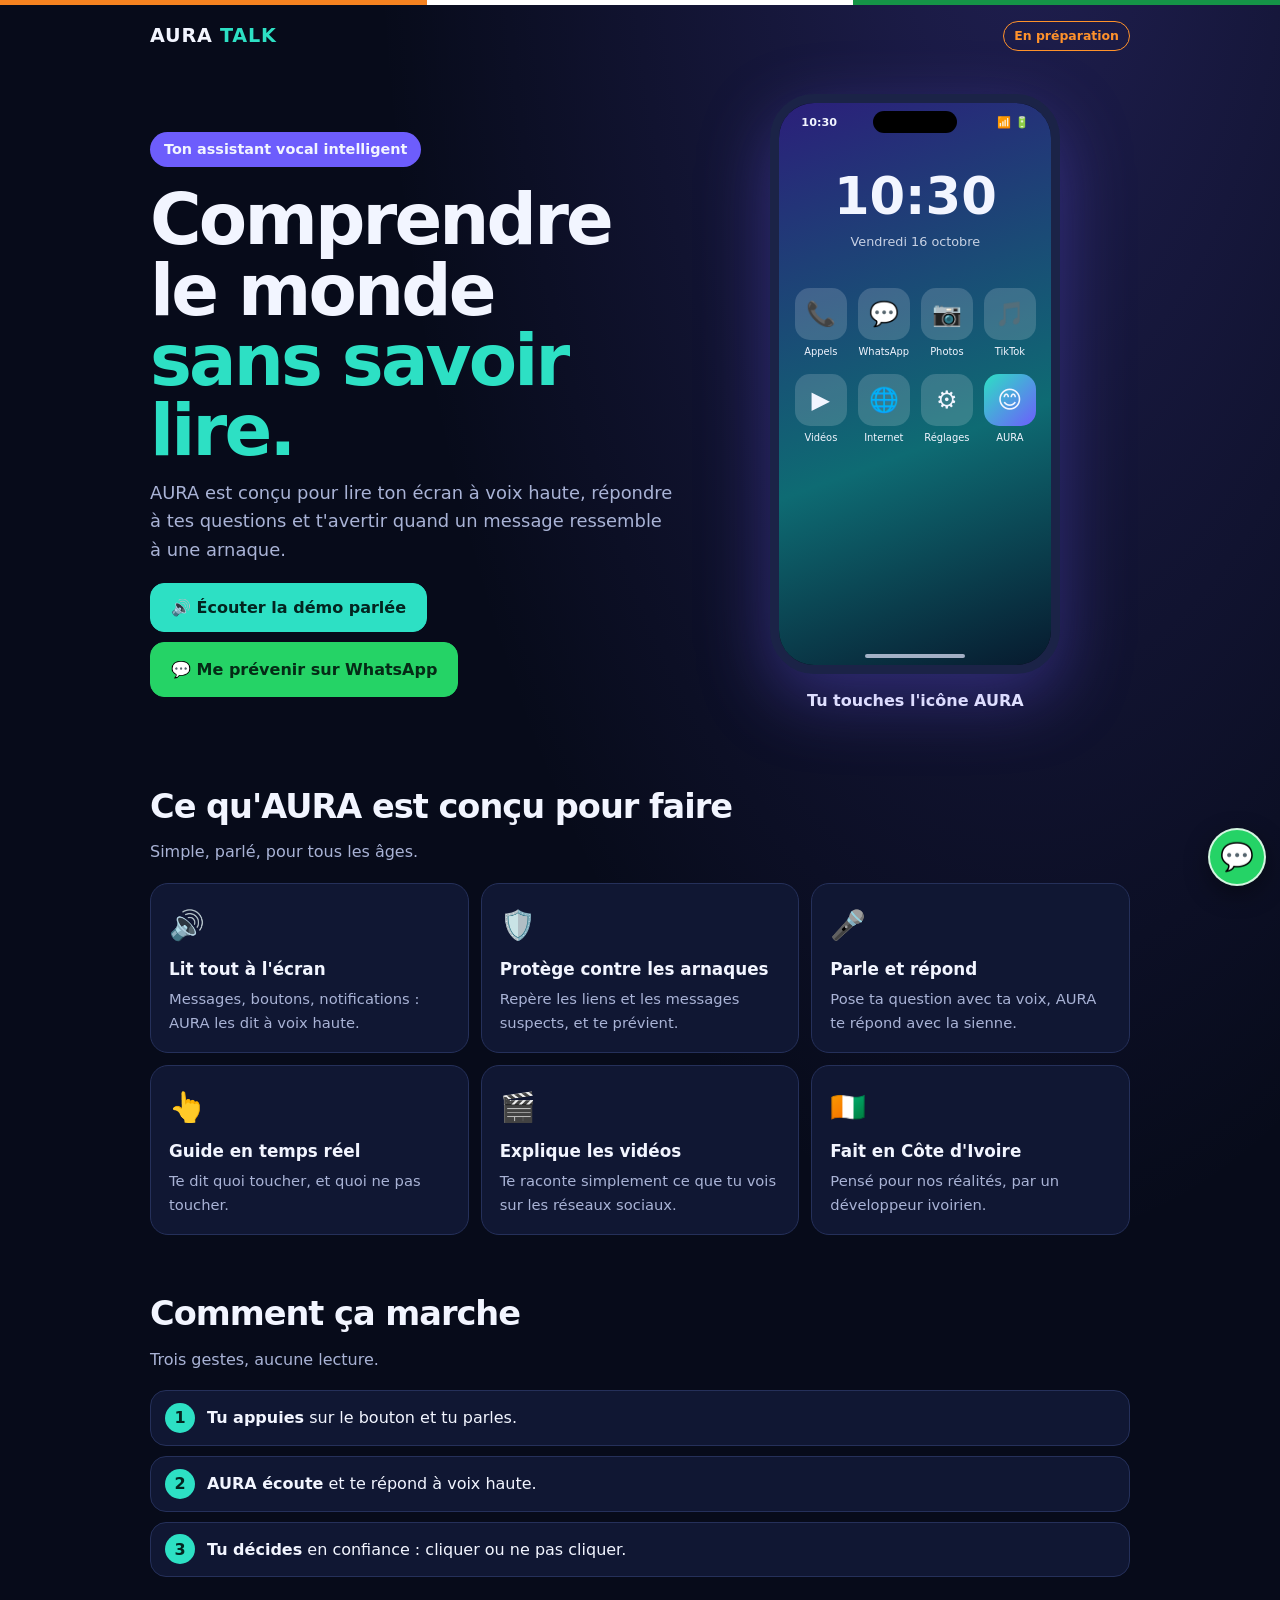
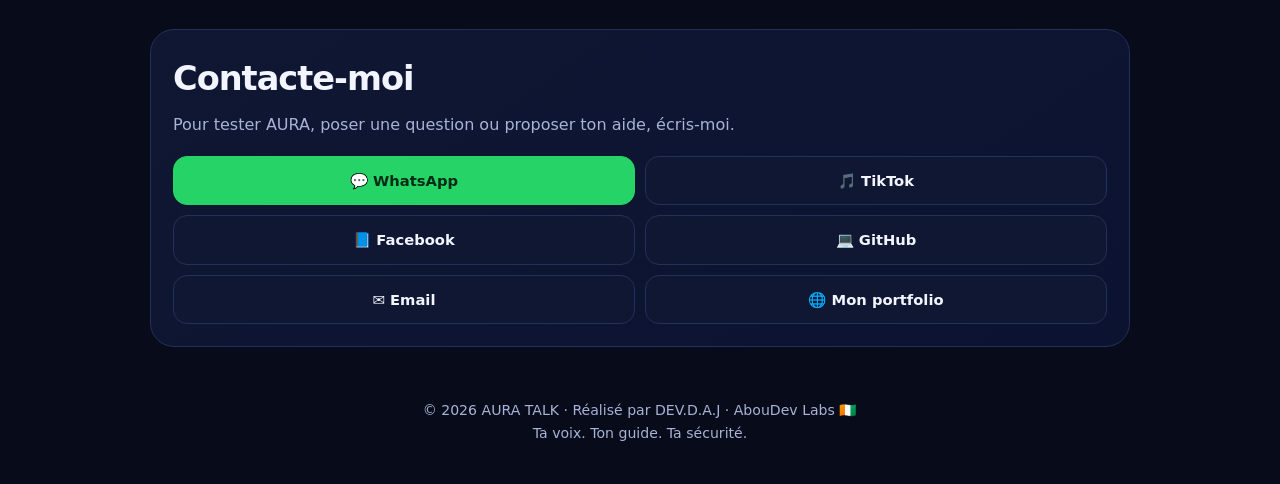
<file: aura-talk/index.html>
<!DOCTYPE html>
<html lang="fr">
<head>
<meta charset="UTF-8">
<meta name="viewport" content="width=device-width, initial-scale=1">
<meta name="theme-color" content="#070b1a">
<meta name="description" content="AURA TALK, ton assistant vocal : comprendre le monde sans savoir lire. Par DEV.D.A.J, AbouDev Labs.">
<title>AURA TALK — Ton assistant vocal | DEV.D.A.J</title>
<style>
:root{--bg:#070b1a;--card:#101733;--line:#25305a;--text:#f2f5ff;--muted:#a9b3d6;--teal:#2de0c4;--violet:#6d5dfc;--orange:#ff922b;--red:#ff5a6a}
*{box-sizing:border-box}
html{scroll-behavior:smooth}
body{margin:0;background:radial-gradient(ellipse at 80% -10%,rgba(109,93,252,.25),transparent 45%),var(--bg);color:var(--text);font:16px/1.6 system-ui,-apple-system,"Segoe UI",sans-serif}
a{color:inherit;text-decoration:none}
.flag{height:5px;display:flex}.flag span{flex:1}.flag span:nth-child(1){background:#f58220}.flag span:nth-child(2){background:#fff}.flag span:nth-child(3){background:#159447}
.wrap{width:min(calc(100% - 32px),980px);margin:0 auto}
.top{display:flex;justify-content:space-between;align-items:center;padding:16px 0}
.logo{font-weight:900;letter-spacing:.04em;font-size:1.2rem}.logo b{color:var(--teal)}
.badge{font-size:.78rem;border:1px solid var(--orange);color:var(--orange);padding:4px 10px;border-radius:999px;font-weight:700}
.hero{padding:26px 0 18px;display:grid;gap:26px}
@media(min-width:800px){.hero{grid-template-columns:1.1fr .9fr;align-items:center}}
h1{font-size:clamp(2.4rem,9vw,4.4rem);line-height:1;margin:0 0 12px;letter-spacing:-.04em}
h1 span{color:var(--teal)}
.lead{color:var(--muted);font-size:1.12rem;margin:0 0 18px}
.pill{display:inline-block;background:var(--violet);padding:6px 14px;border-radius:999px;font-weight:700;font-size:.9rem;margin-bottom:18px}
.btns{display:flex;flex-wrap:wrap;gap:10px}
.btn{display:inline-flex;align-items:center;justify-content:center;gap:8px;padding:14px 20px;border-radius:14px;border:1px solid var(--line);background:var(--card);color:var(--text);font-weight:800;font-size:1rem;cursor:pointer;font-family:inherit}
.btn.main{background:var(--teal);color:#032520;border-color:var(--teal)}
.btn.wa{background:#25d366;color:#052b16;border-color:#25d366}
.btn.talking{animation:pulse 1s infinite}
@keyframes pulse{50%{transform:scale(1.04)}}
.phone{max-width:300px;margin:0 auto;border:8px solid #1b2347;border-radius:34px;background:#0b1126;padding:16px 12px;box-shadow:0 20px 60px rgba(109,93,252,.3)}
.bubble{border-radius:14px;padding:10px 12px;font-size:.85rem;margin:8px 0}
.b1{background:#1a2346}
.b2{background:#14532d;border:1px solid #22c55e}
.b3{background:#4c1620;border:1px solid var(--red)}
.b3 b{color:#ffb4bc}
.b4{background:#2a3566;text-align:center;font-weight:700;border-radius:999px}
section{padding:26px 0}
h2{font-size:clamp(1.5rem,5vw,2.1rem);margin:0 0 6px;letter-spacing:-.03em}
.sub{color:var(--muted);margin:0 0 18px}
.grid{display:grid;gap:12px;grid-template-columns:1fr}
@media(min-width:600px){.grid{grid-template-columns:1fr 1fr}}
@media(min-width:900px){.grid{grid-template-columns:repeat(3,1fr)}}
.card{background:var(--card);border:1px solid var(--line);border-radius:18px;padding:18px}
.card .ic{font-size:1.8rem}
.card h3{margin:8px 0 4px;font-size:1.05rem}
.card p{margin:0;color:var(--muted);font-size:.92rem}
.steps{counter-reset:s;display:grid;gap:10px}
.step{background:var(--card);border:1px solid var(--line);border-radius:16px;padding:14px 16px 14px 56px;position:relative}
.step:before{counter-increment:s;content:counter(s);position:absolute;left:14px;top:50%;transform:translateY(-50%);width:30px;height:30px;border-radius:50%;background:var(--teal);color:#032520;display:grid;place-items:center;font-weight:900}
.contact{background:linear-gradient(145deg,var(--card),#0c1330);border:1px solid var(--line);border-radius:24px;padding:22px}
.links{display:grid;grid-template-columns:1fr 1fr;gap:10px;margin-top:14px}
.links .btn{font-size:.92rem;padding:12px 8px}
.note{color:var(--muted);font-size:.85rem;margin-top:14px}
footer{padding:26px 0 40px;color:var(--muted);font-size:.88rem;text-align:center}
.float{position:fixed;right:14px;bottom:14px;width:58px;height:58px;border-radius:50%;background:#25d366;display:grid;place-items:center;font-size:1.7rem;border:2px solid rgba(255,255,255,.8);box-shadow:0 8px 24px rgba(0,0,0,.4);z-index:20}
@media(prefers-reduced-motion:reduce){*{animation:none!important;scroll-behavior:auto}}

.phwrap{text-align:center}
.ph{position:relative;width:min(290px,84vw);height:580px;margin:0 auto;border:9px solid #1b2347;border-radius:44px;background:#050816;overflow:hidden;box-shadow:0 24px 70px rgba(109,93,252,.35)}
.nt{position:absolute;top:8px;left:50%;transform:translateX(-50%);width:84px;height:22px;background:#000;border-radius:14px;z-index:30}
.sb{position:absolute;top:11px;left:22px;right:22px;display:flex;justify-content:space-between;font-size:.7rem;font-weight:700;z-index:29}
.hb{position:absolute;bottom:7px;left:50%;transform:translateX(-50%);width:100px;height:4px;border-radius:4px;background:#e6e9ff;opacity:.7;z-index:30}
.sc{position:absolute;inset:0;padding:50px 14px 28px;display:flex;flex-direction:column;gap:10px;opacity:0;pointer-events:none;transition:opacity .45s;background:#0a1030;text-align:left}
.sc.on{opacity:1}
.w1{background:linear-gradient(160deg,#2b1f7a,#0e6b73 60%,#071a2e);align-items:center}
.ck{font-size:3.2rem;font-weight:800;line-height:1;margin-top:18px}
.dt{font-size:.8rem;opacity:.8;margin-bottom:26px}
.apps{display:grid;grid-template-columns:repeat(4,1fr);gap:14px 8px;width:100%}
.ap{display:flex;flex-direction:column;align-items:center;gap:4px;font-size:.62rem}
.ap i{display:grid;place-items:center;width:52px;height:52px;border-radius:15px;background:rgba(255,255,255,.16);font-size:1.5rem;font-style:normal}
.ap.au i{background:linear-gradient(135deg,var(--teal),var(--violet))}
.hd{display:flex;align-items:center;gap:10px;padding:8px 4px}
.hd b{display:block}
.hd small{color:var(--teal);font-size:.72rem}
.av{width:38px;height:38px;border-radius:50%;display:grid;place-items:center;background:linear-gradient(135deg,var(--teal),var(--violet));font-size:1.2rem}
.av.g{background:#25d366}
.bb{max-width:86%;padding:10px 12px;border-radius:16px;font-size:.84rem;line-height:1.45}
.bb.ai{background:#1a2346;border-bottom-left-radius:4px}
.bb.me{background:var(--violet);margin-left:auto;border-bottom-right-radius:4px}
.bb.ok{background:#14532d;border:1px solid #22c55e}
.bb.msg{background:#14532d;border:1px solid #22c55e;max-width:94%}
.bb.msg u{color:#9ff;word-break:break-all}
.wv{display:flex;gap:4px;align-items:center;justify-content:center;height:60px;margin-top:6px}
.wv i{width:5px;height:12px;border-radius:3px;background:var(--teal);animation:wv 1s infinite ease-in-out}
.wv i:nth-child(2n){animation-delay:.15s}
.wv i:nth-child(3n){animation-delay:.3s}
.wv i:nth-child(5n){animation-delay:.45s}
@keyframes wv{50%{height:46px}}
.mic{margin:auto auto 6px;width:56px;height:56px;border-radius:50%;display:grid;place-items:center;font-size:1.5rem;background:linear-gradient(135deg,var(--teal),var(--violet));box-shadow:0 0 0 6px rgba(45,224,196,.15)}
.rd{font-size:.8rem;color:var(--teal);text-align:center}
.alert{margin-top:10px;background:#3a0f1a;border:1px solid var(--red);border-radius:18px;padding:18px 14px;text-align:center}
.alert .sh{font-size:2.6rem}
.alert h3{margin:6px 0 4px;color:#ffb4bc;font-size:1.3rem}
.alert p{margin:0;font-size:.9rem}
.dim{opacity:.5}
.chip{align-self:flex-start;background:#1a2346;border:1px solid var(--line);border-radius:999px;padding:9px 14px;font-size:.8rem}
.end{align-items:center;justify-content:center;text-align:center;background:radial-gradient(circle at 50% 35%,#1d2a6b,#050816 70%)}
.end .lg{width:96px;height:96px;border-radius:26px;display:grid;place-items:center;font-size:3rem;background:linear-gradient(135deg,var(--teal),var(--violet))}
.end h3{margin:14px 0 4px;font-size:1.6rem}
.end p{margin:0;color:var(--muted)}
.chips{display:flex;flex-wrap:wrap;gap:6px;justify-content:center;margin-top:16px}
.chips span{font-size:.72rem;background:#1a2346;padding:6px 10px;border-radius:999px}
.ty{display:flex;gap:5px;padding:12px 14px;background:#1a2346;border-radius:16px;width:62px}
.ty i{width:8px;height:8px;border-radius:50%;background:var(--muted);animation:ty 1s infinite}
.ty i:nth-child(2){animation-delay:.2s}
.ty i:nth-child(3){animation-delay:.4s}
@keyframes ty{50%{transform:translateY(-5px);opacity:.4}}
.r1,.r2,.r3{opacity:0;transform:translateY(8px);transition:.4s}
.s1 .r1,.s2 .r2,.s3 .r3{opacity:1;transform:none}
.s3 .r2{display:none}
.sc.on .rise{animation:rise .6s .5s both}
@keyframes rise{from{opacity:0;transform:translateY(24px)}}
.sc.on .pop{animation:popin .5s .3s both}
@keyframes popin{from{opacity:0;transform:scale(.7)}}
.fg{position:absolute;z-index:40;font-size:34px;opacity:0;left:50%;top:70%;transition:left .9s ease,top .9s ease,opacity .3s,transform .2s;pointer-events:none;filter:drop-shadow(0 3px 4px rgba(0,0,0,.4))}
.fg.show{opacity:1}
.fg.tap{transform:scale(.75)}
.pu{animation:pu 1.1s infinite;border-radius:16px}
.mic.pu{border-radius:50%}
@keyframes pu{0%{box-shadow:0 0 0 0 rgba(45,224,196,.8)}100%{box-shadow:0 0 0 14px rgba(45,224,196,0)}}
.cp{min-height:3em;margin:14px auto 0;max-width:290px;font-weight:700}
</style>
<link rel="manifest" href="manifest.json">
<link rel="icon" href="icon-192.png">
<link rel="apple-touch-icon" href="icon-192.png">
</head>
<body>
<div class="flag"><span></span><span></span><span></span></div>
<div class="wrap">
  <div class="top"><div class="logo">AURA <b>TALK</b></div><span class="badge">En préparation</span></div>

  <div class="hero">
    <div>
      <span class="pill">Ton assistant vocal intelligent</span>
      <h1>Comprendre le monde <span>sans savoir lire.</span></h1>
      <p class="lead">AURA est conçu pour lire ton écran à voix haute, répondre à tes questions et t'avertir quand un message ressemble à une arnaque.</p>
      <div class="btns">
        <button class="btn main" id="btnVoix" type="button">🔊 Écouter la présentation</button>
        <a class="btn wa" id="waMain" href="#" target="_blank" rel="noopener noreferrer">💬 Me prévenir sur WhatsApp</a>
      </div>
      <p class="note" id="voixMsg" hidden></p>
    </div>
    <div class="phwrap">
      <div class="ph" id="ph" aria-hidden="true">
        <div class="nt"></div>
        <div class="sb"><span>10:30</span><span>📶 🔋</span></div>

        <section class="sc w1 on" id="a1">
          <div class="ck">10:30</div><div class="dt">Vendredi 16 octobre</div>
          <div class="apps">
            <div class="ap"><i>📞</i>Appels</div>
            <div class="ap"><i>💬</i>WhatsApp</div>
            <div class="ap"><i>📷</i>Photos</div>
            <div class="ap"><i>🎵</i>TikTok</div>
            <div class="ap"><i>▶️</i>Vidéos</div>
            <div class="ap"><i>🌐</i>Internet</div>
            <div class="ap"><i>⚙️</i>Réglages</div>
            <div class="ap au" id="tIcon"><i>😊</i>AURA</div>
          </div>
        </section>

        <section class="sc" id="a2">
          <div class="hd"><span class="av">😊</span><div><b>AURA</b><small>En écoute…</small></div></div>
          <div class="bb ai rise">Bonjour ! Que veux-tu que je lise ou que je t'explique ?</div>
          <div class="wv"><i></i><i></i><i></i><i></i><i></i><i></i><i></i><i></i><i></i><i></i><i></i></div>
          <div class="mic">🎤</div>
        </section>

        <section class="sc" id="a3">
          <div class="hd"><span class="av g">💬</span><div><b>WhatsApp</b><small>Nouveau message</small></div></div>
          <div class="bb msg rise">Message de +225 07 00 00 00 00 :<br>« Clique ici pour gagner un cadeau 🎁 »<br><u>http://cadeau-gratuit.com</u></div>
          <div class="rd">🔊 AURA lit le message…</div>
          <div class="wv"><i></i><i></i><i></i><i></i><i></i><i></i><i></i><i></i><i></i><i></i><i></i></div>
        </section>

        <section class="sc" id="a4">
          <div class="alert pop"><div class="sh">🛡️</div><h3>Attention !</h3><p>Ce lien peut être dangereux.<br>Ne clique pas dessus.</p></div>
          <div class="bb msg dim">« Clique ici pour gagner un cadeau 🎁 »</div>
          <div class="chip">📖 Lis le message</div>
          <div class="chip">☝️ Dois-je cliquer ?</div>
        </section>

        <section class="sc" id="a5">
          <div class="hd"><span class="av">😊</span><div><b>AURA</b><small>En écoute…</small></div></div>
          <div class="bb me r1">Dois-je cliquer ?</div>
          <div class="ty r2"><i></i><i></i><i></i></div>
          <div class="bb ai ok r3">✅ Non. Ne clique pas. Supprime ce message.</div>
          <div class="mic" id="tMic">🎤</div>
        </section>

        <section class="sc end" id="a6">
          <div class="lg">😊</div>
          <h3>AURA TALK</h3>
          <p>Ta voix. Ton guide.<br>Ta sécurité.</p>
          <div class="chips"><span>🗣️ Parle naturellement</span><span>👨‍👩‍👧 Pour tous</span></div>
        </section>

        <div class="fg" id="fg">👆</div>
        <div class="hb"></div>
      </div>
      <p class="cp" id="cap"></p>
    </div>
  </div>

  <section id="fonctions">
    <h2>Ce qu'AURA est conçu pour faire</h2>
    <p class="sub">Simple, parlé, pour tous les âges.</p>
    <div class="grid">
      <div class="card"><div class="ic">🔊</div><h3>Lit tout à l'écran</h3><p>Messages, boutons, notifications : AURA les dit à voix haute.</p></div>
      <div class="card"><div class="ic">🛡️</div><h3>Protège contre les arnaques</h3><p>Repère les liens et les messages suspects, et te prévient.</p></div>
      <div class="card"><div class="ic">🎤</div><h3>Parle et répond</h3><p>Pose ta question avec ta voix, AURA te répond avec la sienne.</p></div>
      <div class="card"><div class="ic">👆</div><h3>Guide en temps réel</h3><p>Te dit quoi toucher, et quoi ne pas toucher.</p></div>
      <div class="card"><div class="ic">🎬</div><h3>Explique les vidéos</h3><p>Te raconte simplement ce que tu vois sur les réseaux sociaux.</p></div>
      <div class="card"><div class="ic">🇨🇮</div><h3>Fait en Côte d'Ivoire</h3><p>Pensé pour nos réalités, par un développeur ivoirien.</p></div>
    </div>
  </section>

  <section>
    <h2>Comment ça marche</h2>
    <p class="sub">Trois gestes, aucune lecture.</p>
    <div class="steps">
      <div class="step"><b>Tu appuies</b> sur le bouton et tu parles.</div>
      <div class="step"><b>AURA écoute</b> et te répond à voix haute.</div>
      <div class="step"><b>Tu décides</b> en confiance : cliquer ou ne pas cliquer.</div>
    </div>
  </section>

  <section id="contact">
    <div class="contact">
      <h2>Contacte-moi</h2>
      <p class="sub">Pour tester AURA, poser une question ou proposer ton aide, écris-moi.</p>
      <div class="links">
        <a class="btn wa" id="waLink" href="#" target="_blank" rel="noopener noreferrer">💬 WhatsApp</a>
        <a class="btn" href="https://www.tiktok.com/@aboujohan.dev" target="_blank" rel="noopener noreferrer">🎵 TikTok</a>
        <a class="btn" href="https://facebook.com/profile.php?id=61575741733606" target="_blank" rel="noopener noreferrer">📘 Facebook</a>
        <a class="btn" href="https://github.com/daboujohan-hub" target="_blank" rel="noopener noreferrer">💻 GitHub</a>
        <a class="btn" href="mailto:daboujohan@gmail.com">✉️ Email</a>
        <a class="btn" href="../">🌐 Mon portfolio</a>
      </div>
    </div>
  </section>

  <footer>© <span id="an">2026</span> AURA TALK · Réalisé par DEV.D.A.J · AbouDev Labs 🇨🇮<br>Ta voix. Ton guide. Ta sécurité.</footer>
</div>

<a class="float" id="waFloat" href="#" target="_blank" rel="noopener noreferrer" aria-label="Écrire sur WhatsApp">💬</a>

<script>
const NUM = '2250565961287'; // ← ton numéro WhatsApp, format international sans +
const wa = t => 'https://wa.me/' + NUM + '?text=' + encodeURIComponent(t);
document.getElementById('waMain').href = wa("Bonjour DEV.D.A.J, je veux être prévenu(e) quand AURA TALK sera disponible.");
document.getElementById('waLink').href = wa("Bonjour DEV.D.A.J, je viens de la page AURA TALK.");
document.getElementById('waFloat').href = wa("Bonjour DEV.D.A.J, je viens de la page AURA TALK.");
document.getElementById('an').textContent = new Date().getFullYear();

const TEXTE = "Bonjour ! Je suis Aura Tolk, ton assistant vocal. Je suis conçu pour t'aider à comprendre ton téléphone sans avoir besoin de lire. Je lis les messages à voix haute. Je te préviens quand un message ressemble à une arnaque. Et tu peux me parler, je te réponds. Pour être prévenu quand je serai prêt, touche le bouton vert, et écris à Dév D A J sur Ouatsapp. Merci !";
const synth = window.speechSynthesis, btn = document.getElementById('btnVoix'), msg = document.getElementById('voixMsg');
let parle = false;
btn.onclick = () => {
  if (!synth) { msg.hidden = false; msg.textContent = "Ce navigateur ne sait pas parler. Ouvre la page avec Chrome."; return; }
  if (parle) { synth.cancel(); parle = false; btn.classList.remove('talking'); btn.textContent = '🔊 Écouter la présentation'; return; }
  synth.cancel();
  const voix = synth.getVoices().find(v => (v.lang || '').toLowerCase().replace('_','-').startsWith('fr'));
  if (!voix && synth.getVoices().length) { msg.hidden = false; msg.textContent = "Pas de voix française sur ce téléphone. Réglages > Synthèse vocale > installer le français."; }
  const parts = TEXTE.match(/[^.!?]+[.!?]*/g) || [TEXTE];
  let k = 0;
  const fin = () => { parle = false; btn.classList.remove('talking'); btn.textContent = '🔊 Écouter la présentation'; };
  const un = () => {
    if (!parle) return;
    if (k >= parts.length) { fin(); return; }
    const u = new SpeechSynthesisUtterance(parts[k++].trim());
    u.lang = 'fr-FR'; if (voix) u.voice = voix; u.rate = 0.92;
    u.onend = un; u.onerror = fin;
    synth.speak(u);
  };
  parle = true; btn.classList.add('talking'); btn.textContent = '⏹ Arrêter'; un();
};
</script>
<script src="demo.js?v=1"></script>
<script>if('serviceWorker' in navigator){navigator.serviceWorker.register('sw.js').catch(function(){});}</script>
</body>
</html>
</file>
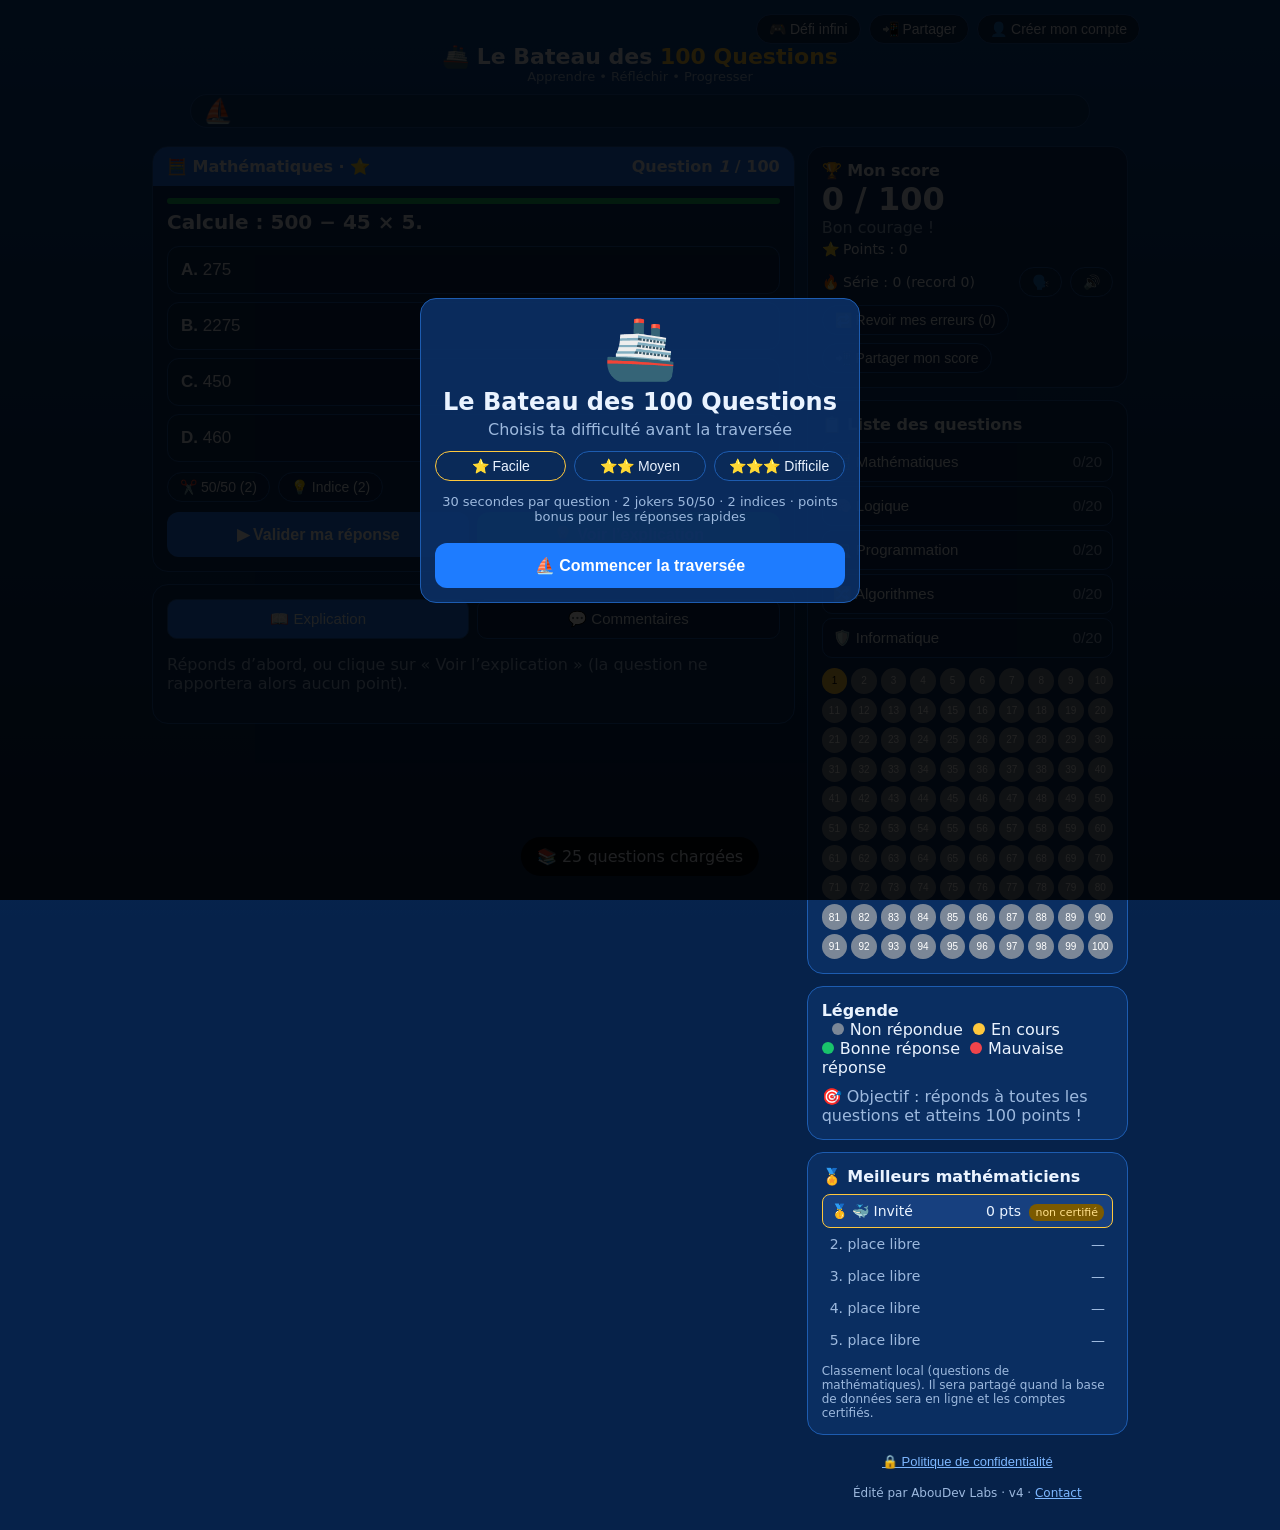
<file: bateau-100-questions/index.html>
<!DOCTYPE html>
<html lang="fr"><head><meta charset="utf-8">
<meta name="viewport" content="width=device-width, initial-scale=1, viewport-fit=cover">
<title>Le Bateau des 100 Questions</title>
<link rel="manifest" href="manifest.json"><meta name="theme-color" content="#06224a"><link rel="apple-touch-icon" href="icon-192.png">
<style>
:root{color-scheme:dark;--bg:#06224a;--card:#0b2f63;--line:#1d5cb0;--ac:#1e7cff;--ok:#19c36b;--ko:#f0444b;--gold:#ffc83d;--tx:#eaf3ff;--mu:#9db9de;box-sizing:border-box;padding-top:env(safe-area-inset-top,0px);padding-bottom:env(safe-area-inset-bottom,0px)}
html{scroll-padding-top:env(safe-area-inset-top,0px)}
*{box-sizing:border-box}
body{margin:0;font-family:system-ui,-apple-system,Segoe UI,Roboto,sans-serif;color:var(--tx);background:linear-gradient(#0a4a9a,#06224a 60%);min-height:100vh}
header{padding:14px 16px 8px;text-align:center}
h1{margin:0;font-size:22px}h1 span{color:var(--gold)}
.sea{position:relative;height:34px;margin:10px auto 0;max-width:900px;border-radius:17px;background:#0a3a7c;overflow:hidden;border:1px solid var(--line)}
#bar{position:absolute;inset:0 auto 0 0;width:0;background:linear-gradient(90deg,#1e7cff,#19c36b);transition:width .6s}
#boat{position:absolute;top:2px;left:0;font-size:24px;transition:left .6s;transform:translateX(-50%)}
main{display:grid;gap:12px;padding:10px 12px 30px;max-width:1000px;margin:auto}
@media(min-width:800px){main{grid-template-columns:2fr 1fr}.col2{grid-column:2;grid-row:1/4}}
.card{background:rgba(11,47,99,.92);border:1px solid var(--line);border-radius:16px;padding:14px}
.top{display:flex;justify-content:space-between;align-items:center;background:var(--ac);margin:-14px -14px 12px;padding:10px 14px;border-radius:15px 15px 0 0;font-weight:700}
#q{font-size:20px;font-weight:700;margin:6px 0 12px}
.opt{display:block;width:100%;text-align:left;margin:8px 0;padding:13px;border-radius:12px;border:1px solid var(--line);background:#0a2a58;color:var(--tx);font-size:17px}
.opt.on{border-color:var(--gold);background:#17407f}.opt.good{background:#0d6b3d;border-color:var(--ok)}.opt.bad{background:#7a1f27;border-color:var(--ko)}
.row{display:flex;gap:8px;margin-top:10px}
.btn{flex:1;padding:13px;border:0;border-radius:12px;color:#fff;font-size:16px;font-weight:700}
.b1{background:var(--ac)}.b2{background:var(--ok)}
.tabs{display:flex;gap:8px;margin-bottom:10px}.tabs button{flex:1;padding:10px;border-radius:10px;border:1px solid var(--line);background:#0a2a58;color:var(--tx);font-size:15px}.tabs .act{background:var(--ac)}
.mu{color:var(--mu)}.okt{color:#5dff9b;font-weight:700}h4{margin:4px 0;color:var(--gold)}
textarea{width:100%;min-height:70px;border-radius:10px;border:1px solid var(--line);background:#0a2a58;color:var(--tx);padding:10px;font-size:15px}
.cm{border-top:1px solid var(--line);padding:8px 0;font-size:14px}.cm b{color:var(--gold)}
.grid{display:grid;grid-template-columns:repeat(10,1fr);gap:4px;margin-top:10px}
.grid button{aspect-ratio:1;border:0;border-radius:50%;background:#7b8797;color:#fff;font-size:10px;padding:0}
.grid .g{background:var(--ok)}.grid .r{background:var(--ko)}.grid .cur{background:var(--gold);color:#000}
.cat{display:flex;justify-content:space-between;width:100%;padding:10px;margin:4px 0;border-radius:10px;border:1px solid var(--line);background:#0a2a58;color:var(--tx);font-size:15px}
.leg span{display:inline-block;width:12px;height:12px;border-radius:50%;margin:0 6px 0 10px}
#fx{position:fixed;inset:0;display:none;align-items:center;justify-content:center;flex-direction:column;background:rgba(0,10,30,.55);z-index:9;pointer-events:none;text-align:center}
#dancer{font-size:110px;animation:dance .5s infinite alternate}
@keyframes dance{from{transform:rotate(-14deg) translateY(0)}to{transform:rotate(14deg) translateY(-24px) scale(1.1)}}
.stu{position:absolute;bottom:16%;left:0;font-size:44px;white-space:nowrap;animation:walk 2.6s linear forwards}
@keyframes walk{from{transform:translateX(-120%)}to{transform:translateX(110vw)}}
#fxt{font-size:26px;font-weight:800;color:var(--gold)}
#toast{position:fixed;left:50%;bottom:24px;transform:translateX(-50%);background:#000c;padding:10px 16px;border-radius:20px;display:none;z-index:10}
#bil{position:fixed;inset:0;background:#000d;display:none;align-items:center;justify-content:center;z-index:11;padding:16px}
#bil .card{max-width:420px;text-align:center}
.big{font-size:48px;font-weight:800;color:var(--gold)}
.pill{background:#0a2a58;border:1px solid var(--line);color:var(--tx);border-radius:20px;padding:6px 12px;font-size:14px}
.top2{display:flex;justify-content:flex-end;max-width:1000px;margin:auto}
.modal{position:fixed;inset:0;background:#000d;display:none;align-items:center;justify-content:center;z-index:12;padding:14px}
.modal .card{width:100%;max-width:440px;max-height:88vh;overflow:auto}
.modal input{width:100%;padding:12px;border-radius:10px;border:1px solid var(--line);background:#0a2a58;color:var(--tx);font-size:16px}
.av{font-size:26px;width:46px;height:46px;border-radius:50%;border:2px solid var(--line);background:#0a2a58;margin:3px;padding:0}.av.on{border-color:var(--gold);background:#17407f}
.lbr{display:flex;justify-content:space-between;padding:8px;border-radius:8px;font-size:14px}.lbr.first{background:#17407f;border:1px solid var(--gold)}
.bdg{font-style:normal;font-size:11px;background:#7b5a00;color:#ffe08a;border-radius:8px;padding:2px 6px;margin-left:4px}
.lk{background:none;border:0;color:#7db7ff;text-decoration:underline;font-size:13px;padding:0}
.pol h4{margin:12px 0 2px}.pol p,.pol li{font-size:14px;margin:2px 0}.cert{background:#3a2d00;border:1px solid var(--gold);border-radius:10px;padding:10px;font-size:13px;margin:10px 0}
.b3{background:#27406b}.b4{background:var(--ko)}
</style></head><body>
<header><div class="top2" style="gap:8px;flex-wrap:wrap"><button id="inf" class="pill">🎮 Défi infini</button><button id="inv" class="pill">📲 Partager</button><button id="ins" class="pill" style="display:none">⬇️ Installer</button><button id="ub" class="pill">👤 Créer mon compte</button></div>
<h1>🚢 Le Bateau des <span>100 Questions</span></h1>
<div class="mu" style="font-size:13px">Apprendre • Réfléchir • Progresser</div>
<div class="sea"><div id="bar"></div><div id="boat">⛵</div></div></header>
<main>
<div class="card" id="qc">
 <div class="top"><span id="cat"></span><span>Question <i id="num">1</i> / 100</span></div>
 <div id="tmw" style="height:6px;background:#0a2a58;border-radius:3px;margin-bottom:4px"><div id="tm" style="height:6px;border-radius:3px;width:100%;background:var(--ok)"></div></div><div id="tl" class="mu" style="font-size:13px;text-align:right"></div><div id="qi"></div><div id="q"></div><div id="opts"></div>
 <div class="row" style="align-items:center"><button class="pill" id="j5">✂️ 50/50 (<span id="jf"></span>)</button><button class="pill" id="jh">💡 Indice (<span id="jhn"></span>)</button><span id="hn" class="okt" style="font-size:13px"></span></div>
 <div class="row"><button class="btn b1" id="val">▶ Valider ma réponse</button><button class="btn b2" id="see">💡 Voir l’explication</button></div>
</div>
<div class="card">
 <div class="tabs"><button id="t1">📖 Explication</button><button id="t2">💬 Commentaires</button></div>
 <div id="pan"></div>
</div>
<div class="col2">
 <div class="card" style="margin-bottom:12px"><b>🏆 Mon score</b><div class="big" style="font-size:32px;color:var(--tx)"><span id="sc">0</span> / 100</div><div class="mu" id="msg">Bon courage !</div><div id="pts" style="font-size:14px;margin-top:4px"></div><div class="row" style="align-items:center"><span id="stk" style="flex:1;font-size:14px"></span><button id="vcb" class="pill">🗣️</button><button id="snb" class="pill">🔊</button></div><button class="pill" id="rv" style="margin-top:8px">🔁 Revoir mes erreurs (<span id="rvn">0</span>)</button> <button class="pill" id="shr" style="margin-top:8px">📲 Partager mon score</button></div>
 <div class="card" style="margin-bottom:12px"><b>📋 Liste des questions</b><div id="cats" style="margin-top:8px"></div><div class="grid" id="grid"></div></div>
 <div class="card leg"><b>Légende</b><br><span style="background:#7b8797"></span>Non répondue<span style="background:var(--gold)"></span>En cours<br><span style="background:var(--ok);margin-left:0"></span>Bonne réponse<span style="background:var(--ko)"></span>Mauvaise réponse<p class="mu" style="margin:10px 0 0">🎯 Objectif : réponds à toutes les questions et atteins 100 points !</p></div>
 <div class="card" style="margin-top:12px"><b>🏅 Meilleurs mathématiciens</b><div id="lb" style="margin:8px 0"></div><p class="mu" style="font-size:12px;margin:0">Classement local (questions de mathématiques). Il sera partagé quand la base de données sera en ligne et les comptes certifiés.</p></div>
 <p style="text-align:center"><button class="lk" id="pvl">🔒 Politique de confidentialité</button></p>
 <p class="mu" style="text-align:center;font-size:12px;margin:0">Édité par AbouDev Labs · v4 · <a href="https://daboujohan-hub.github.io" target="_blank" rel="noopener" style="color:#7db7ff">Contact</a></p>
</div>
</main>
<div id="fx"><div id="dancer">🕺</div><div id="fxt"></div></div>
<div class="modal" id="wl"><div class="card" style="text-align:center"><div style="font-size:60px">🚢</div><h2 style="margin:4px 0">Le Bateau des 100 Questions</h2><p class="cert" id="wch" style="display:none"></p><p class="mu" style="margin:0 0 12px">Choisis ta difficulté avant la traversée</p><div class="row" id="wlv"><button class="pill" data-l="1" style="flex:1">⭐ Facile</button><button class="pill" data-l="2" style="flex:1">⭐⭐ Moyen</button><button class="pill" data-l="3" style="flex:1">⭐⭐⭐ Difficile</button></div><p class="mu" style="font-size:13px">30 secondes par question · 2 jokers 50/50 · 2 indices · points bonus pour les réponses rapides</p><button class="btn b1" id="wgo" style="width:100%;margin-top:6px">⛵ Commencer la traversée</button></div></div>
<div id="toast"></div>
<div class="modal" id="am"><div class="card"><h3 style="margin-top:0">👤 Mon compte</h3>
<label class="mu" style="font-size:13px">Ton nom (un pseudo suffit, pas besoin de ton vrai nom)</label><input id="nm" maxlength="20" placeholder="Ex : Capitaine Léo" autocomplete="off">
<div class="mu" style="font-size:13px;margin-top:10px">Ton avatar</div><div id="avs"></div>
<div class="cert">⏳ <b>Compte non certifié (local).</b> Tes données restent sur cet appareil. Quand la base de données sera en ligne, ton compte pourra être certifié et ton nom apparaîtra dans le classement public.</div>
<div style="font-size:14px" id="st"></div>
<div class="row"><button class="btn b1" id="sv">Enregistrer</button><button class="btn b3" data-m="am" id="cx">Fermer</button></div>
<div class="row"><button class="btn b3" id="tg" style="font-size:14px"></button></div>
<div class="row"><button class="btn b3" id="ex" style="font-size:14px">📤 Exporter mes données</button><button class="btn b4" id="dl" style="font-size:14px">🗑️ Tout effacer</button></div>
<textarea id="exo" readonly style="display:none;margin-top:8px"></textarea>
<p style="text-align:center;margin:10px 0 0"><button class="lk" id="pv2">🔒 Politique de confidentialité</button></p></div></div>
<div class="modal" id="im"><div class="card"><h3 style="margin-top:0">🎮 Défi infini</h3><p class="mu" style="margin:0 0 8px;font-size:13px" id="is"></p><div class="row" id="isr" style="margin:0 0 8px"><button class="pill" data-s="gen">♾️ Calcul</button><button class="pill" data-s="bank">📚 Banque</button><button class="pill" data-s="daily">📅 Défi du jour</button></div><div class="row" id="ilv" style="margin:0 0 8px"><button class="pill" data-l="1">⭐ Facile</button><button class="pill" data-l="2">⭐⭐ Moyen</button><button class="pill" data-l="3">⭐⭐⭐ Difficile</button></div><div id="iq" style="font-size:20px;font-weight:700;margin:6px 0 10px"></div><div id="io"></div><div id="ie" style="font-size:14px"></div><div class="row"><button class="btn b1" id="inx" style="display:none">Question suivante ▶</button><button class="btn b3" id="icl">Fermer</button></div></div></div>
<div class="modal" id="pm"><div class="card pol"><h3 style="margin-top:0">🔒 Politique de confidentialité</h3><p class="mu">Version locale — 20 octobre 2026</p>
<h4>Ce qu’on enregistre</h4><p>Ton nom ou pseudo, ton avatar, tes réponses, ton score, ta série et tes commentaires. Rien d’autre : ni e-mail, ni téléphone, ni position.</p>
<h4>Où sont tes données</h4><p>Pour l’instant, uniquement dans ton navigateur (stockage local de cet appareil). Rien n’est envoyé sur Internet. Ces données ne sont pas chiffrées sur l’appareil : n’y écris rien de personnel.</p>
<h4>Plus tard : base de données</h4><ul><li>Les données seront chiffrées pendant le transfert et au repos.</li><li>Un compte certifié sera nécessaire pour apparaître dans le classement.</li><li>Le classement public n’affichera que ton pseudo, ton avatar et ton score.</li><li>Tu seras prévenu et tu devras donner ton accord avant tout envoi de tes données.</li></ul>
<h4>Ce qu’on ne fait pas</h4><p>Pas de publicité, pas de pistage, pas de vente ni de partage de tes données.</p>
<h4>Tes droits</h4><p>Tu peux à tout moment consulter, exporter ou effacer tes données depuis « Mon compte ».</p>
<h4>Éditeur et contact</h4><p>Site édité par AbouDev Labs. Pour toute question ou demande concernant tes données : <a href="https://daboujohan-hub.github.io" target="_blank" rel="noopener" style="color:#7db7ff">daboujohan-hub.github.io</a></p>
<h4>Conseil</h4><p>Utilise un pseudo plutôt que ton vrai nom, surtout si tu es mineur.</p>
<button class="btn b1" data-m="pm" id="cp" style="width:100%;margin-top:12px">J’ai compris</button></div></div>
<div id="bil"><div class="card"><div style="font-size:50px">🏝️</div><h2>Traversée terminée !</h2><div class="big" id="bs"></div><div id="bn" style="font-size:22px;margin:6px 0"></div><p id="bm" class="mu"></p><div id="bc" style="text-align:left;font-size:14px"></div><div class="cert" id="bsec" style="text-align:left"></div><div class="row"><button class="btn b2" id="bsh">📲 Partager mon score</button></div><div class="row"><button class="btn b3" id="bch">🤝 Défier un ami</button></div><button class="btn b1" id="rs" style="width:100%;margin-top:12px">🔄 Recommencer</button></div></div>
<script>
const CATS=[["Mathématiques","🧮"],["Logique","🧠"],["Programmation","💻"],["Algorithmes","🔀"],["Informatique","🛡️"]];
const Q=[];
function mk(c,q,r,w,e){const pos=Q.length%4;const o=[];w.forEach(x=>{if(x!==r&&!o.includes(x))o.push(x)});let k=1;while(o.length<3){const x=r+k*3;if(!o.includes(x))o.push(x);k++}o.length=3;o.splice(pos,0,r);Q.push({c,q,o:o.map(String),a:pos,e})}
// Mathématiques (20)
[[125,275,2],[40,12,5],[60,8,7],[15,25,4],[90,30,3]].forEach(([a,b,c])=>{const r=a+b*c;mk(0,`Calcule : ${a} + ${b} × ${c}.`,r,[(a+b)*c,a+b+c,a*b+c,r+10],`On fait d’abord la multiplication, puis l’addition.<br>1. ${b} × ${c} = ${b*c}<br>2. ${a} + ${b*c} = ${r}`)});
[[200,15,6],[150,12,9],[99,7,8],[500,45,5],[80,6,4]].forEach(([a,b,c])=>{const r=a-b*c;mk(0,`Calcule : ${a} − ${b} × ${c}.`,r,[(a-b)*c,a-b-c,a-b+c,r+10],`La multiplication est prioritaire sur la soustraction.<br>1. ${b} × ${c} = ${b*c}<br>2. ${a} − ${b*c} = ${r}`)});
[[12,8,5],[7,13,6],[25,15,2],[9,11,4],[30,20,3]].forEach(([a,b,c])=>{const r=(a+b)*c;mk(0,`Calcule : (${a} + ${b}) × ${c}.`,r,[a+b*c,a*b+c,a+b+c,r+c],`Les parenthèses sont prioritaires.<br>1. ${a} + ${b} = ${a+b}<br>2. ${a+b} × ${c} = ${r}`)});
[[10,250],[25,80],[50,46],[20,150],[15,200]].forEach(([p,n])=>{const r=p*n/100;mk(0,`Combien font ${p} % de ${n} ?`,r,[r+5,r*2,n-r,r+10],`${p} % de ${n} = ${n} × ${p} ÷ 100 = ${r}.`)});
// Logique (20)
[[2,3],[5,4],[10,7],[3,5],[1,6],[20,-2],[100,-5]].forEach(([s,d])=>{const r=s+4*d;mk(1,`Complète la suite : ${s}, ${s+d}, ${s+2*d}, ${s+3*d}, ?`,r,[r+d,r-d,r+1,r-1],`C’est une suite où l’on ajoute ${d} à chaque fois.<br>${s+3*d} + (${d}) = ${r}`)});
[[2,2],[3,3],[1,5],[4,2],[5,2],[2,4],[1,10]].forEach(([s,m])=>{const t=[s,s*m,s*m*m,s*m**3],r=s*m**4;mk(1,`Complète la suite : ${t.join(", ")}, ?`,r,[r+s,r-s,r+1,r*2],`On multiplie par ${m} à chaque étape.<br>${t[3]} × ${m} = ${r}`)});
[1,2,3,4,5,6].forEach(n=>{const r=(n+4)**2;mk(1,`Complète la suite : ${n*n}, ${(n+1)**2}, ${(n+2)**2}, ${(n+3)**2}, ?`,r,[r+1,r-1,r+3,r-5],`Ce sont les carrés des entiers qui se suivent : ${n}², ${n+1}², ${n+2}², ${n+3}², puis ${n+4}² = ${r}.`)});
// Questions rédigées : question|A|B|C|D|bonne(0-3)|explication
function P(c,s){s.trim().split("\n").forEach(l=>{const p=l.split("|");Q.push({c,q:p[0],o:p.slice(1,5),a:+p[5],e:p[6]})})}
P(2,`En JavaScript, que renvoie typeof null ?|«null»|«object»|«undefined»|«number»|1|Bug historique du langage : typeof null donne «object».
En Python, que vaut len([1,2,3]) ?|2|3|4|Erreur|1|La liste contient 3 éléments.
Quel mot-clé JS déclare une constante ?|var|let|const|static|2|const crée une liaison qu’on ne peut pas réassigner.
En Python, 7 // 2 donne ?|3.5|3|4|2|1|// est la division entière : 3.
En Python, 7 % 3 donne ?|1|2|3|0|0|% donne le reste : 7 = 2×3 + 1.
En JavaScript, 2 + «2» donne ?|4|«22»|NaN|Erreur|1|Le nombre est converti en texte : concaténation, donc «22».
Quel symbole commence un commentaire en Python ?|//|#|/*|--|1|# commente jusqu’à la fin de la ligne.
En JavaScript, === compare…|la valeur seule|la valeur et le type|l’adresse mémoire|rien|1|=== exige la même valeur ET le même type.
Quelle boucle s’exécute au moins une fois ?|for|while|do…while|foreach|2|do…while teste la condition après le corps de la boucle.
En Python, «ab» * 3 donne ?|«ababab»|«ab3»|Erreur|«aaabbb»|0|Multiplier une chaîne la répète.
Que fait console.log() en JavaScript ?|Affiche dans la console|Supprime une variable|Ouvre un fichier|Crée une fonction|0|Il affiche une valeur dans la console.
En Python, type(3.0) est…|int|float|str|bool|1|3.0 est un nombre décimal : float.
En JavaScript, [1,2,3,4].length vaut ?|3|4|5|undefined|1|Le tableau contient 4 éléments.
Quel est l’indice du premier élément d’un tableau ?|1|0|-1|Aucun|1|Les indices commencent à 0.
En Python, bool(0) vaut ?|True|False|None|Erreur|1|Le nombre 0 est considéré comme faux.
Quel mot-clé définit une fonction en Python ?|function|def|fun|func|1|On écrit def nom(): puis le corps indenté.
En JavaScript, parseInt(«42px») donne ?|NaN|42|«42»|Erreur|1|parseInt lit les chiffres du début et s’arrête à «px».
En Python, [1,2,3][-1] donne ?|1|3|Erreur|None|1|L’indice -1 désigne le dernier élément.
En JavaScript, !!«» donne ?|true|false|undefined|null|1|Une chaîne vide est «falsy», donc !!«» vaut false.
En Python, «abc».upper() donne ?|«ABC»|«abc»|«Abc»|Erreur|0|upper() met tout en majuscules.`);
P(3,`Quelle est la complexité de la recherche dichotomique ?|O(n)|O(log n)|O(n²)|O(1)|1|On divise l’espace de recherche par 2 à chaque étape.
Le tri à bulles a pour pire cas…|O(n)|O(n log n)|O(n²)|O(log n)|2|Deux boucles imbriquées : environ n × n comparaisons.
Une pile (stack) suit la règle…|FIFO|LIFO|Aléatoire|Triée|1|LIFO : dernier entré, premier sorti.
Une file (queue) suit la règle…|FIFO|LIFO|Aucune règle|Tri croissant|0|FIFO : premier entré, premier sorti.
Quel parcours de graphe utilise une file ?|DFS (profondeur)|BFS (largeur)|Tri fusion|Dichotomie|1|Le BFS visite niveau par niveau grâce à une file.
Fibonacci avec F(0)=0 et F(1)=1 : F(6) = ?|5|8|13|21|1|0, 1, 1, 2, 3, 5, 8 : F(6) = 8.
Quelle est la complexité du tri fusion ?|O(n²)|O(n log n)|O(n)|O(log n)|1|On divise en deux (log n niveaux) puis on fusionne en O(n).
Chercher un élément dans un tableau non trié, pire cas ?|O(1)|O(log n)|O(n)|O(n²)|2|Il faut parfois tout parcourir.
Accéder à un élément d’un tableau par son indice coûte…|O(1)|O(n)|O(log n)|O(n²)|0|L’accès est direct, en temps constant.
Combien vaut 5! (factorielle de 5) ?|25|120|60|720|1|5 × 4 × 3 × 2 × 1 = 120.
Une fonction récursive a toujours besoin…|d’un cas de base|d’une boucle for|d’un tableau|d’une classe|0|Sans cas de base, elle s’appellerait à l’infini.
Quel est le PGCD de 12 et 18 ?|3|6|9|2|1|Diviseurs communs : 1, 2, 3, 6. Le plus grand est 6.
Quelle structure associe des clés à des valeurs ?|Pile|Table de hachage|File|Tableau trié|1|C’est le rôle d’une table de hachage (dictionnaire).
Combien d’enfants au maximum dans un arbre binaire ?|1|2|3|Illimité|1|Binaire : chaque nœud a au plus 2 enfants.
Lequel est un nombre premier ?|21|27|29|33|2|29 n’est divisible que par 1 et par lui-même.
Un algorithme glouton…|choisit le meilleur choix local à chaque étape|teste toutes les solutions|divise toujours en deux|trie les données|0|Il ne revient jamais sur ses choix.
Tri par sélection : après la 1re passe, en première position on a…|le plus grand|le plus petit|le médian|rien de changé|1|On place le minimum au début, puis on recommence.
L’algorithme de Dijkstra sert à…|trier|trouver le plus court chemin|chiffrer|compresser|1|Il cherche les plus courts chemins dans un graphe pondéré positif.
La dichotomie exige un tableau…|trié|vide|de chaînes|sans doublons|0|Sans tri, on ne peut pas éliminer la moitié des cases.
Combien vaut 1 + 2 + … + 100 ?|5050|5000|5100|4950|0|n(n+1)/2 = 100 × 101 / 2 = 5050.`);
P(4,`CPU signifie…|Central Processing Unit|Computer Personal Unit|Core Power Usage|Central Program Utility|0|C’est le processeur, le «cerveau» de l’ordinateur.
Un octet contient…|4 bits|8 bits|16 bits|10 bits|1|1 octet = 8 bits.
Le nombre binaire 101 vaut en décimal…|3|5|6|7|1|4 + 0 + 1 = 5.
Le nombre décimal 10 s’écrit en binaire…|1010|1001|1100|0110|0|8 + 2 = 10, donc 1010.
HTTPS ajoute à HTTP…|de la vitesse|du chiffrement|de la publicité|du stockage|1|Il chiffre les échanges grâce à TLS.
Quelle mémoire est volatile ?|RAM|SSD|Disque dur|ROM|0|La RAM perd son contenu quand on éteint l’appareil.
Quel langage structure une page web ?|CSS|HTML|SQL|Python|1|HTML décrit la structure, CSS le style.
SQL sert à…|interroger des bases de données|dessiner|compiler du C|chiffrer le Wi-Fi|0|Structured Query Language : langage de requêtes.
Une adresse IP identifie…|un utilisateur seulement|un appareil sur un réseau|un fichier|un mot de passe|1|Elle permet de localiser un appareil sur un réseau.
Le phishing (hameçonnage) est…|un faux message pour voler des infos|une panne matérielle|un virus du disque|une mise à jour|0|Ne clique jamais sur un lien suspect.
Quel est le meilleur mot de passe ?|123456|ton prénom|une phrase longue et unique|ta date de naissance|2|Long et unique, il est bien plus difficile à deviner.
Lequel est un système d’exploitation ?|Android|Chrome|Excel|Python|0|Android est un OS ; Chrome est un navigateur.
1 Mo vaut environ…|1 000 Ko|1 000 000 Ko|100 Ko|10 Ko|0|Mo = méga-octet = environ 1 000 Ko.
Le DNS traduit…|les noms de domaine en adresses IP|les vidéos en MP3|le code en binaire|les mots de passe en hash|0|Il transforme «exemple.com» en adresse IP.
Un pare-feu (firewall)…|filtre le trafic réseau|refroidit le PC|accélère le Wi-Fi|sauvegarde les fichiers|0|Il autorise ou bloque les connexions selon des règles.
Git sert à…|versionner du code|éditer des photos|naviguer sur le web|chiffrer des disques|0|Il garde l’historique des modifications d’un projet.
Quelle extension correspond à une image ?|.jpg|.exe|.sql|.js|0|.jpg est un format d’image compressé.
Un compilateur…|traduit le code source en code machine|exécute des sites web|stocke des données|protège le réseau|0|Il convertit un programme en langage exécutable par la machine.
Le cloud computing, c’est…|des services accessibles via Internet|un nuage météo|un antivirus|un écran|0|Stockage et calcul à distance, accessibles en ligne.
Ethernet est une connexion…|filaire|sans fil|satellite|uniquement optique|0|Ethernet utilise un câble, contrairement au Wi-Fi.`);

const Z=[20,20,20,20,20],S=[0,20,40,60,80];
[[3,2,4],[5,3,2],[7,4,3],[4,5,2],[9,6,7]].forEach(([x,a,b])=>{const c=a*x+b;mk(0,`Résous : ${a}x + ${b} = ${c}`,x,[x+1,x-1,x+2,c-b],`On isole x : ${a}x = ${c} − ${b} = ${c-b}, donc x = ${c-b} ÷ ${a} = ${x}.`)});
[7,12,15].forEach(n=>mk(0,`Combien vaut ${n}² ?`,n*n,[2*n,n*n+n,n*n-n,n*n+10],`${n}² = ${n} × ${n} = ${n*n}.`));
[64,121].forEach(m=>{const r=Math.sqrt(m);mk(0,`Quelle est la racine carrée de ${m} ?`,r,[r+1,r-1,m/2,r+2],`${r} × ${r} = ${m}, donc √${m} = ${r}.`)});
[[8,5],[12,4],[9,6],[15,3],[10,7]].forEach(([L,l],i)=>i%2?mk(0,`Quel est le périmètre d’un rectangle de ${L} cm sur ${l} cm ?`,2*(L+l),[L*l,L+l,2*L*l,2*(L+l)+2],`Périmètre = 2 × (${L} + ${l}) = ${2*(L+l)} cm.`):mk(0,`Quelle est l’aire d’un rectangle de ${L} cm sur ${l} cm ?`,L*l,[2*(L+l),L+l,L*l+L,L*l-l],`Aire = ${L} × ${l} = ${L*l} cm².`));
[[8,12,10],[14,16,18,20],[5,9,7]].forEach(t=>{const s=t.reduce((x,y)=>x+y,0),r=s/t.length;mk(0,`Quelle est la moyenne de ${t.join(", ")} ?`,r,[r+1,r-1,s,Math.max(...t)],`Somme = ${s}, divisée par ${t.length} = ${r}.`)});
[[3,4,20],[2,5,35]].forEach(([a,b,n])=>{const r=n/b*a;mk(0,`Combien font ${a}/${b} de ${n} ?`,r,[r+a,r-a,n/b,r*2],`${n} ÷ ${b} = ${n/b}, puis × ${a} = ${r}.`)});
const ALL=Q.splice(0);{const n=[0,0,0,0,0],t=[0,0,0,0,0];ALL.forEach(q=>t[q.c]++);ALL.forEach(q=>{q.d=1+Math.min(2,Math.floor(n[q.c]++*3/t[q.c]))})}
const $=id=>document.getElementById(id);
let cur=0,sel=-1,tab='e',ans=Array(100).fill(null),started=false;
try{const s=JSON.parse(localStorage.getItem('b100v3'));if(s&&s.Q&&s.Q.length==100&&s.ans&&s.ans.length==100){Q.splice(0,Q.length,...s.Q);ans=s.ans;started=true}}catch(e){}
const save=()=>{try{localStorage.setItem('b100v3',JSON.stringify({Q,ans}))}catch(e){}};
const U0=()=>({name:'',av:'🐳',mute:false,st:0,best:0,jf:2,jh:2,L:1,voice:true,bd:{}});
let U=U0();try{U=Object.assign(U,JSON.parse(localStorage.getItem('b100u')))}catch(e){}
const saveU=()=>{try{localStorage.setItem('b100u',JSON.stringify(U))}catch(e){}};
const AVS=['🐳','🐬','🦈','🐙','⚓','🏴‍☠️','🦜','🧑‍✈️'];let avSel=U.av,delArm=false;
const openM=id=>$(id).style.display='flex',closeM=id=>$(id).style.display='none';
const okc=i=>ans.slice(S[i],S[i]+Z[i]).filter(x=>x&&x.ok).length;
function ui(){$('ub').textContent=U.name?U.av+' '+U.name:'👤 Créer mon compte';$('stk').textContent='🔥 Série : '+(U.st||0)+' (record '+(U.best||0)+')';$('snb').textContent=U.mute?'🔇':'🔊';$('pts').textContent='⭐ Points : '+(U.pts||0);$('jf').textContent=U.jf;$('jhn').textContent=U.jh;$('vcb').style.opacity=U.voice?1:.4;$('rvn').textContent=ans.filter(x=>x&&!x.ok).length;$('tg').textContent='⏱️ Chrono : '+(U.nt?'désactivé (touche pour activer)':'30 s (touche pour désactiver)');
 $('lb').innerHTML=`<div class="lbr first"><span>🥇 ${U.av} ${esc(U.name||'Invité')}</span><span>${U.mp||0} pts <i class="bdg">non certifié</i></span></div>`+[2,3,4,5].map(i=>`<div class="lbr mu"><span>${i}. place libre</span><span>—</span></div>`).join('')}
function drawAv(){$('avs').innerHTML=AVS.map(a=>`<button class="av${a==avSel?' on':''}" data-a="${a}">${a}</button>`).join('')}
function openAcc(){$('nm').value=U.name;avSel=U.av;drawAv();$('exo').style.display='none';delArm=false;$('dl').textContent='🗑️ Tout effacer';$('st').innerHTML='<b>Mes scores</b><br>'+CATS.map((c,i)=>`${c[1]} ${c[0]} : <b>${okc(i)}/${Z[i]}</b>`).join('<br>')+'<br><b>🏆 Badges</b><br>'+BD.map(b=>(U.bd&&U.bd[b[0]]?b[1]:'🔒')+' '+b[2]).join('<br>')+(U.secret?'<br><br><b>🤫 Mon message secret</b><br>'+U.secret.replace(/\n/g,'<br>'):'');openM('am')}
const esc=s=>s.replace(/[&<>"]/g,c=>({'&':'&amp;','<':'&lt;','>':'&gt;','"':'&quot;'}[c]));
const gc=()=>{try{return JSON.parse(localStorage.getItem('c'+cur))||[]}catch(e){return[]}};
function toast(t){const e=$('toast');e.textContent=t;e.style.display='block';setTimeout(()=>e.style.display='none',1800)}
function render(){
 if(lc!==cur){lc=cur;t0=Date.now()}$('hn').textContent=HT[cur]||'';if(ans[cur])$('tl').textContent='';const q=Q[cur],a=ans[cur],done=ans.filter(Boolean).length,sc=ans.filter(x=>x&&x.ok).length;
 $('sc').textContent=sc;ui();$('bar').style.width=done+'%';$('boat').style.left=Math.max(done,3)+'%';
 $('msg').textContent=done==0?'Bon courage !':sc>=done*.7?'Bravo, continue comme ça !':'Courage, relis les explications !';
 $('cat').textContent=CATS[q.c][1]+' '+CATS[q.c][0]+' · '+'⭐'.repeat(q.d||1);$('num').textContent=cur+1;$('qi').innerHTML=q.img?`<img src="${esc(q.img)}" alt="schéma" style="max-width:100%;border-radius:10px;background:#fff;margin:6px 0">`:'';$('q').textContent=q.q;
 $('opts').innerHTML=q.o.map((t,i)=>{let c='opt';if(a){if(i==q.a)c+=' good';else if(i==a.s)c+=' bad'}else if(i==sel)c+=' on';return `<button class="${c}" data-i="${i}"${(H[cur]||[]).includes(i)?' disabled style="opacity:.2"':''}><b>${'ABCD'[i]}.</b> ${t}</button>`}).join('');
 $('val').textContent=a?'Question suivante ▶':'▶ Valider ma réponse';
 $('t1').className=tab=='e'?'act':'';$('t2').className=tab=='c'?'act':'';
 if(tab=='e')$('pan').innerHTML=a?`<h4>💡 Explication de la question ${cur+1}</h4><p>${q.e}</p><p class="okt">✅ Réponse correcte : ${'ABCD'[q.a]}. ${q.o[q.a]}</p>`:`<p class="mu">Réponds d’abord, ou clique sur « Voir l’explication » (la question ne rapportera alors aucun point).</p>`;
 else{const L=gc();$('pan').innerHTML=`<textarea id="ct" placeholder="Écris ici ton commentaire, ton raisonnement ou pose une question…"></textarea><button class="btn b1" id="pc" style="width:100%;margin:8px 0">✈️ Publier un commentaire</button>`+(L.length?L.map(c=>`<div class="cm"><b>${esc(c.n||'Moi')}</b> <span class="mu">${esc(c.d)}</span><br>${esc(c.t)}</div>`).join(''):'<p class="mu">Aucun commentaire pour le moment.</p>');
  $('pc').onclick=()=>{const t=$('ct').value.trim();if(!t)return;const L=gc();L.push({t,n:U.name||'Moi',d:new Date().toLocaleString('fr-FR',{day:'2-digit',month:'2-digit',hour:'2-digit',minute:'2-digit'})});try{localStorage.setItem('c'+cur,JSON.stringify(L))}catch(e){}render()}}
 $('cats').innerHTML=CATS.map((c,i)=>{const n=ans.slice(S[i],S[i]+Z[i]).filter(Boolean).length;return `<button class="cat" data-c="${i}"><span>${c[1]} ${c[0]}</span><span class="mu">${n}/${Z[i]}</span></button>`}).join('');
 $('grid').innerHTML=ans.map((x,i)=>`<button data-g="${i}" class="${i==cur?'cur':x?(x.ok?'g':'r'):''}">${i+1}</button>`).join('');
}
let ac;
function snd(ok,c){if(U.mute)return;try{ac=ac||new(window.AudioContext||window.webkitAudioContext)();const M=[[523,659,784,1047,784,1047,1319],[392,523,659,784,659,784,1047],[440,554,659,880,659,880,1109],[587,740,880,1175,880,1175,1480],[494,622,740,988,740,988,1245]][c],N=ok?M:[196,165,131];N.forEach((f,i)=>{const o=ac.createOscillator(),g=ac.createGain();o.type=ok?'triangle':'sawtooth';o.frequency.value=f;o.connect(g);g.connect(ac.destination);const t=ac.currentTime+i*(ok?.14:.22);g.gain.setValueAtTime(.001,t);g.gain.exponentialRampToValueAtTime(.25,t+.03);g.gain.exponentialRampToValueAtTime(.001,t+.3);o.start(t);o.stop(t+.32)})}catch(e){}}
function fx(ok){snd(ok,Q[cur].c);say(ok?['Bravo !','Excellent !','Bien joué, matelot !'][rn(0,2)]:'Oups ! Lis bien l’explication.');const f=$('fx');if(!ok){toast('😅 Oups ! Lis bien l’explication.');return}
 $('dancer').textContent=['🕺','💃'][cur%2];$('fxt').textContent='🎶 Bonne réponse ! 🎶';
 f.querySelectorAll('.stu').forEach(e=>e.remove());
 ['🧑‍🎓 Bravo !','👩‍🎓 Super !','🧑‍🎓 Génial !'].forEach((t,i)=>{const s=document.createElement('div');s.className='stu';s.textContent=t;s.style.bottom=(10+i*9)+'%';s.style.animationDelay=(i*.4)+'s';f.appendChild(s)});
 f.style.display='flex';setTimeout(()=>f.style.display='none',3000)}
function bilan(){const sc=ans.filter(x=>x.ok).length,n=(sc/5).toFixed(1).replace('.',',');
 $('bs').textContent=sc+' / 100';$('bn').textContent='Note : '+n+' / 20';
 $('bm').textContent=sc>=90?'Capitaine légendaire ! 🏴‍☠️':sc>=70?'Excellent marin, bravo !':sc>=50?'Bonne traversée, continue à t’entraîner.':'Tu as survécu à la tempête : relis les explications et réessaie !';
 $('bc').innerHTML=CATS.map((c,i)=>`${c[1]} ${c[0]} : <b>${okc(i)}/${Z[i]}</b>`).join('<br>');U.secret=secret();U.title=ttl(sc);saveU();$('bsec').innerHTML='🤫 <b>Message secret</b><br>'+U.secret.replace(/\n/g,'<br>');$('bn').textContent+=' · '+U.title;if(CH)$('bm').textContent+=sc>CH.d?' 🏆 Tu as battu '+CH.n+' ('+CH.d+') !':sc==CH.d?' 🤝 Égalité avec '+CH.n+' !':' 💪 '+CH.n+' avait '+CH.d+', retente ta chance !';$('bil').style.display='flex'}
const go=i=>{cur=i;sel=-1;tab='e';render();$('qc').scrollIntoView({behavior:'smooth'});sayQ()};
$('opts').onclick=e=>{const b=e.target.closest('.opt');if(b&&!ans[cur]){sel=+b.dataset.i;render()}};
$('val').onclick=()=>{if(ans[cur])return go((cur+1)%100);if(sel<0)return toast('Choisis une réponse d’abord');const ok=sel==Q[cur].a,sp=(Date.now()-t0)/1000,rv=REV[cur];ans[cur]={s:sel,ok};if(!rv){U.st=ok?(U.st||0)+1:0;U.best=Math.max(U.best||0,U.st)}if(ok&&!rv){const fast=U.nt?0:sp<=10?2:sp<=20?1:0,p=(Q[cur].d||1)+fast+(U.st>=3?1:0);ans[cur].p=p;U.fc=(U.fc||0)+(fast==2?1:0);award(p,Q[cur].c);toast('+'+p+' pts'+(fast?' ⚡':'')+(U.st>=3?' 🔥':''))}delete REV[cur];save();saveU();badges();tab='e';render();fx(ok);if(ans.every(Boolean))setTimeout(bilan,3200)};
$('see').onclick=()=>{if(!ans[cur]){ans[cur]={s:-1,ok:false};save()}tab='e';render();if(ans.every(Boolean))setTimeout(bilan,1500)};
$('t1').onclick=()=>{tab='e';render()};$('t2').onclick=()=>{tab='c';render()};
$('cats').onclick=e=>{const b=e.target.closest('.cat');if(b)go(S[b.dataset.c])};
$('grid').onclick=e=>{const b=e.target.closest('button');if(b)go(+b.dataset.g)};
$('rs').onclick=()=>{$('bil').style.display='none';openWl()};
$('ub').onclick=openAcc;$('snb').onclick=()=>{U.mute=!U.mute;saveU();ui()};
$('avs').onclick=e=>{const b=e.target.closest('.av');if(b){avSel=b.dataset.a;drawAv()}};
$('sv').onclick=()=>{const n=$('nm').value.trim().replace(/[<>&"]/g,'').slice(0,20);if(n.length<2)return toast('Entre ton nom (2 lettres minimum)');U.name=n;U.av=avSel;saveU();closeM('am');render();toast('Bienvenue à bord, '+n+' !')};
['cx','cp'].forEach(i=>$(i).onclick=()=>closeM($(i).dataset.m));
$('pvl').onclick=$('pv2').onclick=()=>openM('pm');
$('ex').onclick=()=>{const t=JSON.stringify({compte:U,reponses:ans},null,1),o=$('exo');o.style.display='block';o.value=t;o.select();try{navigator.clipboard.writeText(t);toast('Données copiées')}catch(e){toast('Copie le texte affiché')}};
$('dl').onclick=()=>{if(!delArm){delArm=true;$('dl').textContent='⚠️ Confirmer l’effacement';return}try{localStorage.clear()}catch(e){}ans=Array(100).fill(null);U=U0();avSel=U.av;closeM('am');go(0);openAcc()};
const rn=(a,b)=>a+Math.floor(Math.random()*(b-a+1));
function mo(q,r,w,e){const o=[];w.forEach(x=>{if(x!==r&&!o.includes(x))o.push(x)});let k=1;while(o.length<3){const x=r+k*3;if(!o.includes(x))o.push(x);k++}o.length=3;const a=rn(0,3);o.splice(a,0,r);return{q,o:o.map(String),a,e}}
function gen(L=1){const t=rn(0,L==3?9:7),f=L==1?1:L==2?3:9;let a=rn(20,99)*f,b=rn(2,20)*(L>1?2:1),c=rn(2,9+L*2),r;
 if(t==8){const u=rn(6,15),v=rn(2,5);r=u*u-v*v;return mo(`Calcule : ${u}² − ${v}².`,r,[(u-v)*(u-v),u*u+v*v,r+u],`${u}² = ${u*u} et ${v}² = ${v*v}, donc ${u*u} − ${v*v} = ${r}.`)}
 if(t==9){const x=rn(2,12),m=rn(2,9),n=rn(1,9),s=m*(x+n);return mo(`Résous : ${m}(x + ${n}) = ${s}`,x,[x+1,x-1,s/m],`${s} ÷ ${m} = ${x+n}, donc x = ${x+n} − ${n} = ${x}.`)}
 if(t==0){r=a+b*c;return mo(`Calcule : ${a} + ${b} × ${c}.`,r,[(a+b)*c,a+b+c,r+10],`Multiplication d’abord : ${b} × ${c} = ${b*c}, puis ${a} + ${b*c} = ${r}.`)}
 if(t==1){r=(a+b)*c;return mo(`Calcule : (${a} + ${b}) × ${c}.`,r,[a+b*c,a+b+c,r+c],`Parenthèses d’abord : ${a} + ${b} = ${a+b}, puis × ${c} = ${r}.`)}
 if(t==2){const x=rn(2,12),m=rn(2,9),n=rn(1,15),s=m*x+n;return mo(`Résous : ${m}x + ${n} = ${s}`,x,[x+1,x-1,s-n],`${m}x = ${s} − ${n} = ${s-n}, donc x = ${s-n} ÷ ${m} = ${x}.`)}
 if(t==3){const p=[10,20,25,50][rn(0,3)],n=20*rn(1,15);r=p*n/100;return mo(`Combien font ${p} % de ${n} ?`,r,[r+5,r*2,n-r],`${n} × ${p} ÷ 100 = ${r}.`)}
 if(t==4){const d=[2,4,5,10][rn(0,3)],m=rn(1,d-1),n=d*rn(2,12);r=n/d*m;return mo(`Combien font ${m}/${d} de ${n} ?`,r,[r+m,n/d,r*2],`${n} ÷ ${d} = ${n/d}, puis × ${m} = ${r}.`)}
 if(t==5){const n=rn(3,20);r=n*n;return mo(`Combien vaut ${n}² ?`,r,[2*n,r+n,r-n],`${n}² = ${n} × ${n} = ${r}.`)}
 if(t==6){const L=rn(5,20),l=rn(2,L-1);return rn(0,1)?mo(`Aire d’un rectangle de ${L} cm sur ${l} cm ?`,L*l,[2*(L+l),L+l,L*l+L],`Aire = ${L} × ${l} = ${L*l} cm².`):mo(`Périmètre d’un rectangle de ${L} cm sur ${l} cm ?`,2*(L+l),[L*l,L+l,2*L*l],`Périmètre = 2 × (${L} + ${l}) = ${2*(L+l)} cm.`)}
 a=b*c+rn(10,99);r=a-b*c;return mo(`Calcule : ${a} − ${b} × ${c}.`,r,[(a-b)*c,a-b-c,r+10],`Multiplication d’abord : ${b} × ${c} = ${b*c}, puis ${a} − ${b*c} = ${r}.`)}
let ic=null,ia=false,il=1,src='gen',BANK=[];
function iNew(){[...$('ilv').children].forEach(x=>x.style.borderColor=x.dataset.l==il?'var(--gold)':'');[...$('isr').children].forEach(x=>x.style.borderColor=x.dataset.s==src?'var(--gold)':'');if(src=='daily'){const D=dlist();if(!U.dd||U.dd.k!=D.k)U.dd={k:D.k,i:0,ok:0};if(U.dd.i>=5){$('iq').textContent='📅 Défi du jour terminé : '+U.dd.ok+'/5 · 🔥 série de '+((U.dc&&U.dc.s)||0)+' jour(s). Reviens demain !';$('io').innerHTML='';$('ie').innerHTML='';$('inx').style.display='none';return}ic=D.o[U.dd.i]}else if(src=='bank'){const P=BANK.filter(x=>x.d==il),pool=P.length?P:BANK;if(!pool.length){$('iq').textContent='Banque vide : place questions.json à côté de index.html.';$('io').innerHTML='';$('ie').innerHTML='';return}ic=pool[rn(0,pool.length-1)]}else ic=gen(il);ia=false;$('iq').textContent=ic.q;if(ic.img)$('iq').insertAdjacentHTML('afterbegin',`<img src="${esc(ic.img)}" alt="schéma" style="max-width:100%;border-radius:10px;background:#fff"><br>`);$('io').innerHTML=ic.o.map((t,i)=>`<button class="opt" data-i="${i}"><b>${'ABCD'[i]}.</b> ${t}</button>`).join('');$('ie').innerHTML='';$('inx').style.display='none';$('is').textContent='Bonnes réponses : '+(U.inf||0)}
let lc=-1,t0=Date.now();
function award(p,c){U.pts=(U.pts||0)+p;if(c==0)U.mp=(U.mp||0)+p;saveU();ui();badges()}
$('inf').onclick=()=>{openM('im');iNew()};
$('ilv').onclick=e=>{const b=e.target.closest('button');if(b){il=+b.dataset.l;iNew()}};
$('isr').onclick=e=>{const b=e.target.closest('button');if(b){src=b.dataset.s;iNew()}};
fetch('questions.json').then(r=>r.ok?r.json():null).then(j=>{if(!j||!Array.isArray(j.questions))return;BANK=j.questions.filter(x=>x&&x.q&&Array.isArray(x.o)&&x.o.length==4&&x.a>=0&&x.a<4);if(j.version!==U.qv){toast('📚 '+BANK.length+' questions chargées');U.qv=j.version;saveU()}}).catch(()=>{});$('inx').onclick=iNew;$('icl').onclick=()=>closeM('im');
$('io').onclick=e=>{const b=e.target.closest('.opt');if(!b||ia)return;ia=true;const i=+b.dataset.i,ok=i==ic.a;[...$('io').children].forEach((x,k)=>{if(k==ic.a)x.classList.add('good');else if(k==i)x.classList.add('bad')});if(ok){U.inf=(U.inf||0)+1;award(ic.d||il,ic.c||0)}if(src=='daily'){U.dd.i++;if(ok)U.dd.ok++;saveU();if(U.dd.i>=5)finishDaily()}snd(ok,0);$('ie').innerHTML=(ok?'<p class="okt">✅ Bravo !</p>':'<p style="color:#ff8a8f">❌ Pas tout à fait.</p>')+'<p>'+ic.e+'</p>';$('inx').style.display='block';$('is').textContent='Bonnes réponses : '+(U.inf||0)};
let H={},HT={},REV={},WL=1;
const shuf=a=>a.map(x=>[Math.random(),x]).sort((x,y)=>x[0]-y[0]).map(x=>x[1]);
function build(L){const out=[];for(let c=0;c<5;c++){const P=shuf(ALL.concat(BANK).filter(q=>q.c==c)).sort((x,y)=>Math.abs(x.d-L)-Math.abs(y.d-L));const s=P.slice(0,c==0?10:20);while(c==0&&s.length<20){const g=gen(L);g.c=0;g.d=L;s.push(g)}s.sort((x,y)=>x.d-y.d);out.push(...s)}return out}
function say(t){try{if(U.mute||!U.voice)return;speechSynthesis.cancel();const u=new SpeechSynthesisUtterance(t);u.lang='fr-FR';speechSynthesis.speak(u)}catch(e){}}
function sayQ(){const q=Q[cur];say(q.q.replace(/×/g,' fois ').replace(/−/g,' moins ')+'. '+q.o.map((t,i)=>'ABCD'[i]+'. '+t).join('. '))}
const BD=[['first','🎯','Première bonne réponse',()=>(U.pts||0)>0],['s10','🔥','10 bonnes réponses d’affilée',()=>(U.best||0)>=10],['math','🧮','Maître des maths (18/20)',()=>okc(0)>=18],['ton','💯','Traversée terminée',()=>ans.every(Boolean)],['p100','⭐','100 points',()=>(U.pts||0)>=100],['fast','⚡','10 réponses éclair',()=>(U.fc||0)>=10],['dj','📅','3 jours de défi d’affilée',()=>U.dc&&U.dc.s>=3]];
function badges(){BD.forEach(b=>{if(!(U.bd&&U.bd[b[0]])&&b[3]()){U.bd=U.bd||{};U.bd[b[0]]=1;saveU();toast('🏆 Badge : '+b[2])}})}
const dk=d=>d.getFullYear()*10000+(d.getMonth()+1)*100+d.getDate();
function sr(s){return()=>{s|=0;s=s+0x6D2B79F5|0;let t=Math.imul(s^s>>>15,1|s);t=t+Math.imul(t^t>>>7,61|t)^t;return((t^t>>>14)>>>0)/4294967296}}
function dlist(){const k=dk(new Date()),R=sr(k),P=ALL.concat(BANK),o=[];while(o.length<5){const q=P[Math.floor(R()*P.length)];if(!o.includes(q))o.push(q)}return{k,o}}
function finishDaily(){const k=dk(new Date()),y=dk(new Date(Date.now()-864e5)),c=U.dc||{l:0,s:0};c.s=c.l==y?c.s+1:c.l==k?c.s:1;c.l=k;U.dc=c;award(5,1);toast('📅 Défi terminé ! +5 pts · 🔥 '+c.s+' jour(s)')}
const wlHi=()=>[...$('wlv').children].forEach(x=>x.style.borderColor=x.dataset.l==WL?'var(--gold)':'');
function openWl(){WL=U.L||1;wlHi();openM('wl')}
$('wlv').onclick=e=>{const b=e.target.closest('button');if(b){WL=+b.dataset.l;wlHi()}};
$('wgo').onclick=()=>{U.L=WL;U.jf=2;U.jh=2;U.st=0;saveU();il=WL;Q.splice(0,Q.length,...build(WL));ans=Array(100).fill(null);H={};HT={};REV={};cur=0;sel=-1;tab='e';save();closeM('wl');render();sayQ();if(!U.name)openAcc()};
$('j5').onclick=()=>{if(ans[cur])return;if(!U.jf||H[cur])return toast(U.jf?'Déjà utilisé ici':'Plus de 50/50 !');U.jf--;const w=shuf([0,1,2,3].filter(i=>i!=Q[cur].a)).slice(0,2);H[cur]=w;if(w.includes(sel))sel=-1;saveU();render()};
$('jh').onclick=()=>{if(ans[cur])return;if(!U.jh||HT[cur])return toast(U.jh?'Indice déjà utilisé':'Plus d’indices !');U.jh--;HT[cur]='💡 La bonne réponse est parmi '+(Q[cur].a<2?'A et B':'C et D');saveU();render()};
$('vcb').onclick=()=>{U.voice=!U.voice;saveU();ui();if(U.voice)say('Voix activée')};
$('rv').onclick=()=>{const w=ans.map((x,i)=>x&&!x.ok?i:-1).filter(i=>i>=0);if(!w.length)return toast('Aucune erreur à revoir 🎉');w.forEach(i=>{ans[i]=null;REV[i]=1;delete H[i];delete HT[i]});save();go(w[0])};
setInterval(()=>{if(!Q.length||ans[cur]||U.nt){if(U.nt){$('tl').textContent='';$('tm').style.width='100%'}return}if(document.hidden||[...document.querySelectorAll('.modal')].some(m=>m.style.display=='flex')){t0+=250;return}const l=30-(Date.now()-t0)/1000;$('tm').style.width=Math.max(0,l/30*100)+'%';$('tm').style.background=l>10?'var(--ok)':'var(--ko)';$('tl').textContent='⏱️ '+Math.max(0,Math.ceil(l))+' s';if(l<=0){ans[cur]={s:-1,ok:false,t:1};U.st=0;save();saveU();render();toast('⏱️ Temps écoulé !');if(ans.every(Boolean))setTimeout(bilan,1500)}},250);
const ttl=s=>s>=95?'Amiral ⚓':s>=80?'Capitaine 🧑‍✈️':s>=60?'Second 🧭':s>=40?'Quartier-maître 🔱':s>=20?'Matelot 🌊':'Mousse 🐚';
function secret(){const sc=ans.filter(x=>x.ok).length,cs=CATS.map((c,i)=>okc(i)),mx=Math.max(...cs),mn=Math.min(...cs),bi=cs.indexOf(mx),wi=cs.indexOf(mn),n=U.name||'Matelot',L=['facile','moyen','difficile'][(U.L||1)-1];let h=0;for(const ch of n+sc+cs.join(''))h=(h*31+ch.charCodeAt(0))>>>0;
 const p=(a,k)=>a[(h>>>k)%a.length],B=CATS[bi][0],W=CATS[wi][0],code='BATEAU-'+(h%46656).toString(36).toUpperCase().padStart(3,'0')+'-'+sc;
 return [p([`Capitaine ${n}, la mer n’a presque plus de secret pour toi.`,`Psst ${n} ! Tu as traversé les 100 questions, peu de matelots y arrivent.`,`${n}, le vieux marin t’a observé pendant toute la traversée (niveau ${L}).`,`Bravo ${n} ! Le coffre du bateau s’ouvre enfin pour toi.`],0),
 p([`Ton point fort : ${B} (${mx}/20).`,`En ${B}, tu as navigué comme un pro : ${mx}/20.`,`Le vent soufflait pour toi en ${B} : ${mx}/20 !`],3),
 bi==wi?'Tu es régulier dans toutes les catégories : rare et précieux.':p([`Ton prochain cap : ${W} (${mn}/20). Utilise « Revoir mes erreurs ».`,`Il reste du trésor à trouver en ${W} (${mn}/20) : une seconde traversée ?`,`Pour devenir Amiral, travaille ${W} (${mn}/20) !`],5),
 p(['Le vrai trésor, c’est ce que tu as appris. 🏴‍☠️','Partage le jeu : un bon marin n’explore jamais seul. ⚓','La prochaine traversée sera plus difficile… si tu l’oses. 🌊','Ce message a été écrit rien que pour tes résultats. ✨'],7),
 '🔑 Code secret : '+code].join('\n')}
function wa(t){const u='https://wa.me/?text='+encodeURIComponent(t);if(!window.open(u,'_blank'))location.href=u}
const base=()=>location.href.split('#')[0];
function shareScore(){const sc=ans.filter(x=>x&&x.ok).length;wa(`🚢 J’ai fait ${sc}/100 au Bateau des 100 Questions ! Titre : ${ttl(sc)} · ⭐ ${U.pts||0} points. Tu peux faire mieux ? 👉 ${base()}`)}
function challenge(){const sc=ans.filter(x=>x&&x.ok).length;wa(`🤝 ${U.name||'Un ami'} te défie ! Bats mon score de ${sc}/100 au Bateau des 100 Questions 👉 ${base()}#d=${sc}&n=${encodeURIComponent(U.name||'Un ami')}`)}
$('bsh').onclick=$('shr').onclick=shareScore;$('inv').onclick=()=>{ans.some(Boolean)?shareScore():wa(`🚢 Viens jouer au Bateau des 100 Questions ! Maths, logique, code… 👉 ${base()}`)};$('tg').onclick=()=>{U.nt=!U.nt;saveU();ui()};$('bch').onclick=challenge;
const CH=(()=>{try{const p=new URLSearchParams(location.hash.slice(1)),d=+p.get('d');if(p.get('d')!==null&&d>=0&&d<=100)return{d,n:(p.get('n')||'Un ami').replace(/[<>&"]/g,'').slice(0,20)}}catch(e){}return null})();
if(CH){$('wch').style.display='block';$('wch').textContent='🤝 '+CH.n+' te défie : bats '+CH.d+'/100 !'}
try{if('serviceWorker' in navigator&&location.protocol.startsWith('http'))navigator.serviceWorker.register('sw.js').catch(()=>{})}catch(e){}
let ip=null;addEventListener('beforeinstallprompt',e=>{e.preventDefault();ip=e;$('ins').style.display=''});
$('ins').onclick=()=>{if(ip){ip.prompt();ip=null;$('ins').style.display='none'}};
if(!Q.length)Q.push(...build(U.L||1));
render();if(!started)openWl();else if(!U.name)openAcc();
</script></body></html>
</file>
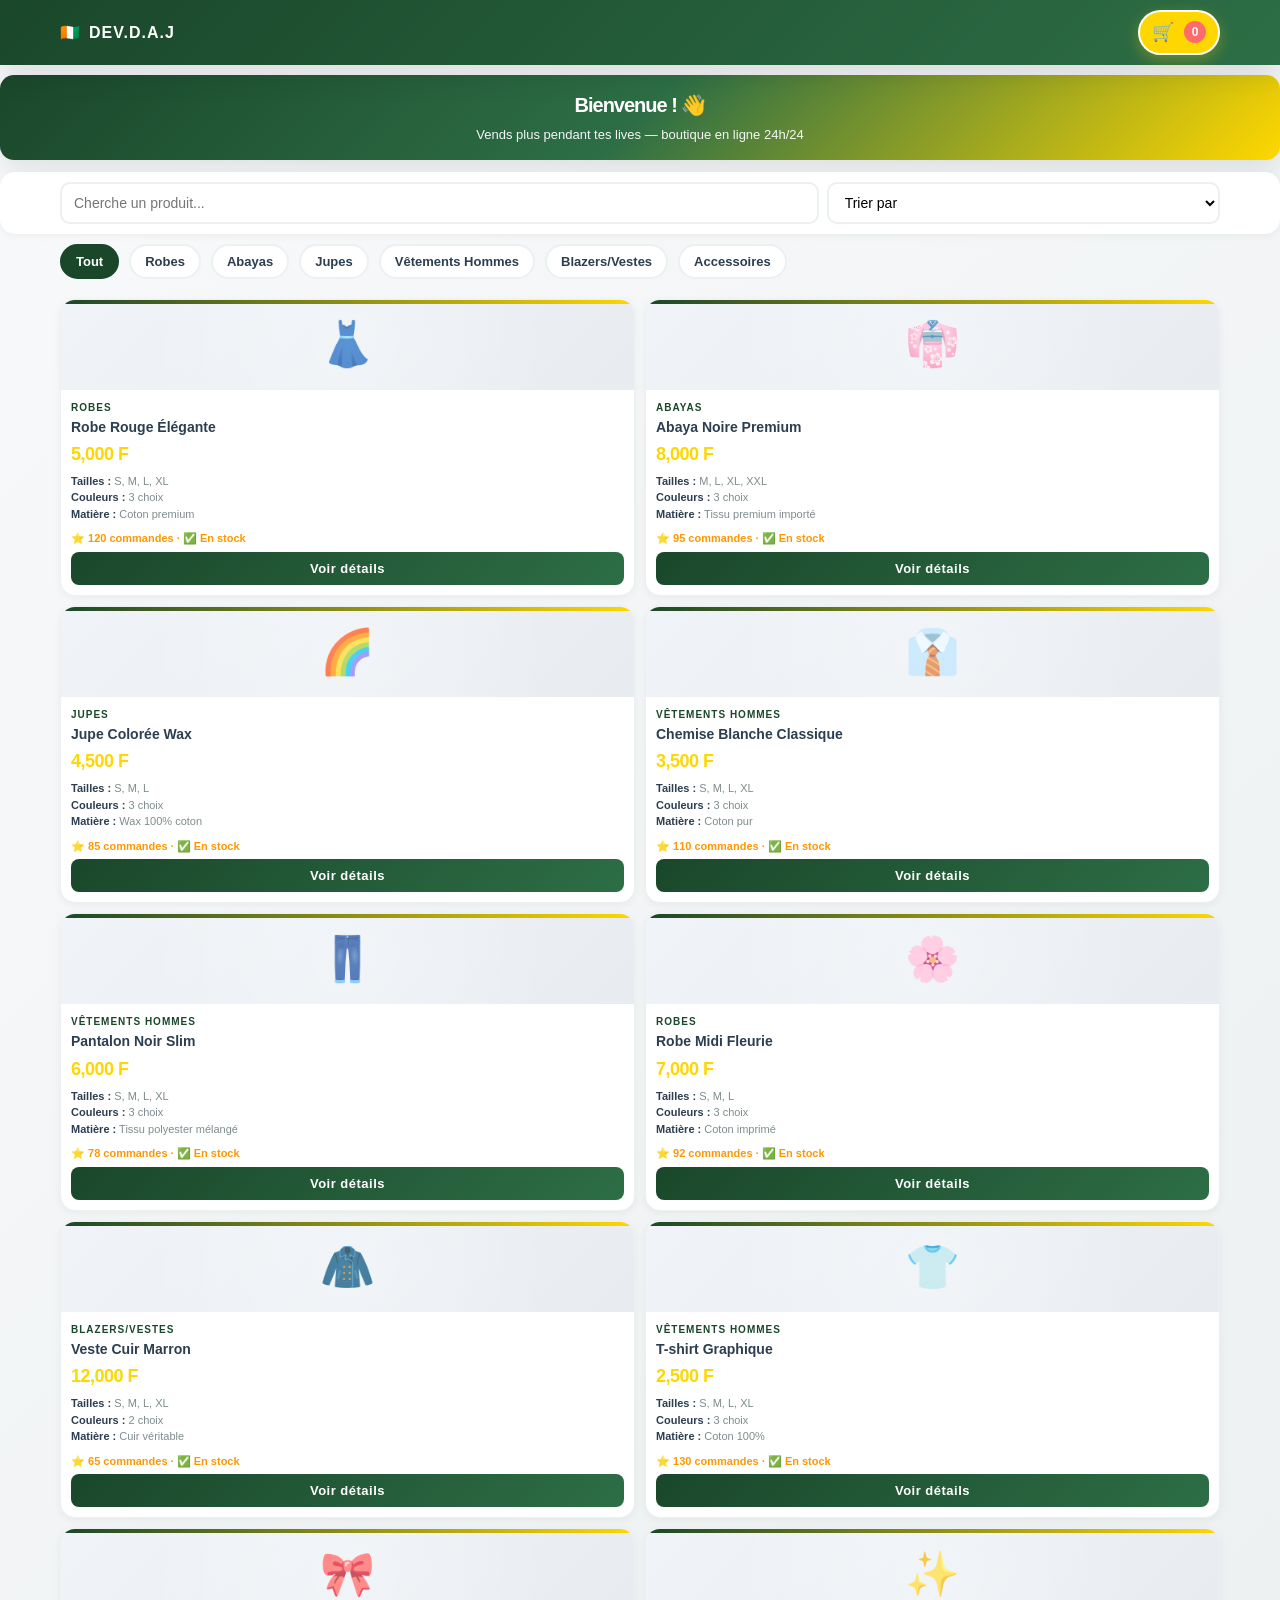
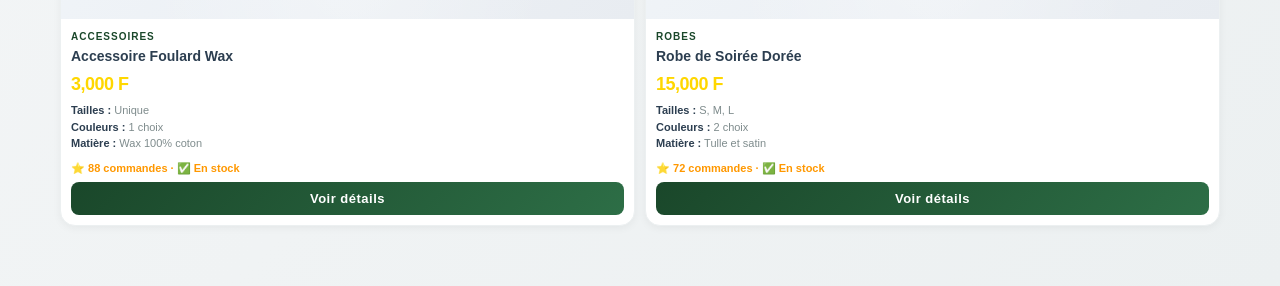
<file: boutique-demo-v3/index.html>
<!DOCTYPE html>
<html lang="fr">
<head>
    <meta charset="UTF-8">
    <meta name="viewport" content="width=device-width, initial-scale=1.0">
    <title>Boutique DEV.D.A.J - Vendez en Ligne 🇨🇮</title>
    <link rel="manifest" href="manifest.json">
    <link rel="stylesheet" href="style.css">
</head>
<body>
    <!-- HEADER -->
    <header class="header">
        <div class="container">
            <div class="logo">
                🇨🇮 <strong>DEV.D.A.J</strong><br>
                <small>Boutiques en Ligne</small>
            </div>
            <div class="cart-icon" id="cartIcon">
                🛒 <span class="cart-count">0</span>
            </div>
        </div>
    </header>

    <!-- BANNIÈRE -->
    <section class="banner">
        <h1>Bienvenue ! 👋</h1>
        <p>Vends plus pendant tes lives — boutique en ligne 24h/24</p>
    </section>

    <!-- RECHERCHE + FILTRES -->
    <section class="filters">
        <div class="container">
            <input type="text" id="searchInput" placeholder="Cherche un produit...">
            <select id="filterSort">
                <option value="">Trier par</option>
                <option value="popular">Plus demandés ⭐</option>
                <option value="price-low">Prix : moins cher</option>
                <option value="price-high">Prix : plus cher</option>
            </select>
        </div>
    </section>

    <!-- CATÉGORIES -->
    <section class="categories">
        <div class="container" id="categoriesList"></div>
    </section>

    <!-- PRODUITS -->
    <section class="products">
        <div class="container">
            <div id="productsList" class="products-grid"></div>
        </div>
    </section>

    <!-- PANIER MODAL -->
    <div id="cartModal" class="modal">
        <div class="modal-content">
            <span class="close">&times;</span>
            <h2>Panier 🛒</h2>
            <div id="cartItems"></div>
            <div class="cart-total">
                <strong>Total : <span id="totalPrice">0</span> F</strong>
            </div>
            <div class="client-form">
                <h3>Tes informations 📝</h3>
                <input type="text" id="clientNom" placeholder="Ton nom">
                <input type="tel" id="clientTel" placeholder="Ton numéro de téléphone">
                <input type="text" id="clientVille" placeholder="Ville (ex: San Pedro)">
                <input type="text" id="clientQuartier" placeholder="Quartier">
            </div>
            <button id="checkoutBtn" class="btn-primary">Commander sur WhatsApp</button>
        </div>
    </div>

    <!-- MODAL DÉTAIL PRODUIT -->
    <div id="productModal" class="modal">
        <div class="modal-content">
            <span class="close">&times;</span>
            <div id="productDetail"></div>
        </div>
    </div>

    <script src="produits.js"></script>
    <script src="app.js"></script>
</body>
</html>
</file>
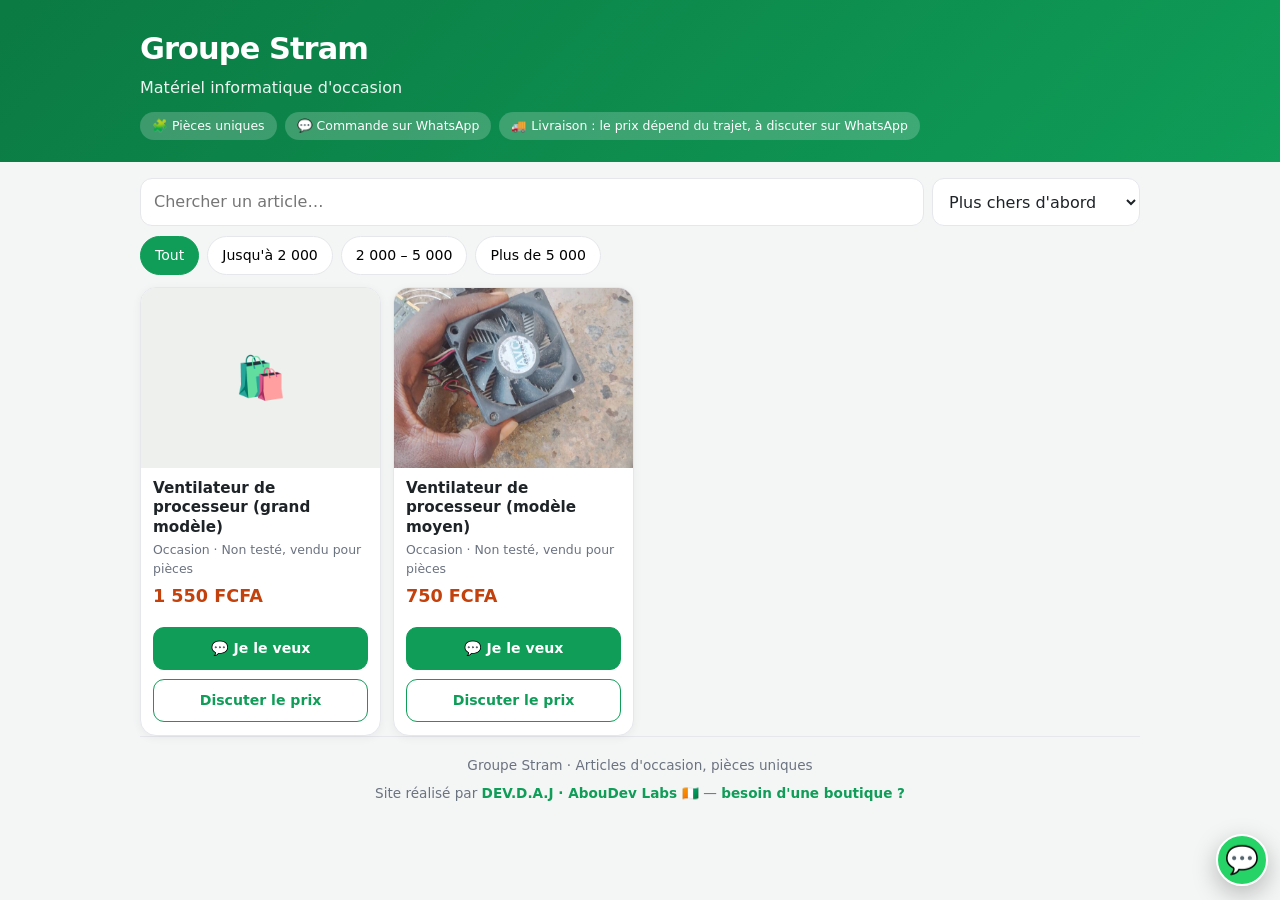
<file: boutique-occasion/index.html>
<!DOCTYPE html>
<html lang="fr">
<head>
<meta charset="UTF-8">
<meta name="viewport" content="width=device-width, initial-scale=1">
<meta name="theme-color" content="#0f9d58">
<meta name="color-scheme" content="light">
<title>Boutique d'occasion</title>
<style>
:root{--bg:#f7f7f4;--card:#fff;--text:#1d2327;--muted:#6b7280;--line:#e5e7eb;--acc:#0f9d58;--on:#fff;--price:#c2410c}
*{box-sizing:border-box}
body{margin:0;background:var(--bg);color:var(--text);font:16px/1.5 system-ui,-apple-system,"Segoe UI",sans-serif}
a{color:inherit;text-decoration:none}
.wrap{width:min(calc(100% - 28px),1000px);margin:0 auto}
header{background:var(--card);border-bottom:1px solid var(--line);padding:18px 0 14px}
h1{margin:0;font-size:1.5rem;letter-spacing:-.02em}
.sl{margin:2px 0 0;color:var(--muted);font-size:.92rem}
.bar{display:flex;flex-wrap:wrap;gap:8px;margin:16px 0 6px}
.bar input{flex:1 1 180px;padding:11px 13px;border-radius:12px;border:1px solid var(--line);font:inherit;background:var(--card)}
.chips{display:flex;gap:8px;overflow-x:auto;padding:4px 0 12px}
.chip{flex:0 0 auto;padding:8px 14px;border-radius:999px;border:1px solid var(--line);background:var(--card);font:inherit;font-size:.88rem;cursor:pointer}
.chip.on{background:var(--acc);color:var(--on);border-color:var(--acc)}
.err{background:#b3261e;color:#fff;padding:10px 14px;border-radius:12px;margin:12px 0;font-size:.9rem}
.grid{display:grid;grid-template-columns:repeat(2,1fr);gap:12px}
@media(min-width:700px){.grid{grid-template-columns:repeat(3,1fr)}}
@media(min-width:960px){.grid{grid-template-columns:repeat(4,1fr)}}
.card{background:var(--card);border:1px solid var(--line);border-radius:16px;overflow:hidden;display:flex;flex-direction:column;position:relative}
.ph{aspect-ratio:1;background:#eef0ee;display:grid;place-items:center;font-size:2.6rem;width:100%;object-fit:cover}
.body{padding:11px 12px 13px;display:flex;flex-direction:column;gap:3px;flex:1}
.nom{font-weight:700;font-size:.95rem;line-height:1.3}
.etat{font-size:.78rem;color:var(--muted)}
.prix{font-size:1.1rem;font-weight:800;color:var(--price);margin:2px 0 8px}
.btn{display:block;text-align:center;padding:10px 8px;border-radius:11px;font-weight:700;font-size:.88rem;border:1px solid var(--acc);color:var(--acc);margin-top:6px}
.btn.main{background:var(--acc);color:var(--on)}
.card.vendu .ph,.card.vendu .nom,.card.vendu .prix{opacity:.45}
.vb{position:absolute;top:10px;left:10px;background:#111;color:#fff;font-size:.72rem;font-weight:800;padding:4px 10px;border-radius:999px}
.vide{grid-column:1/-1;text-align:center;color:var(--muted);padding:30px 0}
footer{margin:30px 0 90px;padding:18px 0;border-top:1px solid var(--line);color:var(--muted);font-size:.85rem;text-align:center}
footer a{color:var(--acc);font-weight:700}
.float{position:fixed;right:14px;bottom:14px;width:58px;height:58px;border-radius:50%;background:#25d366;display:grid;place-items:center;font-size:1.7rem;border:2px solid #fff;box-shadow:0 8px 24px rgba(0,0,0,.25)}

:root{color-scheme:light}
body{background:#f4f6f5}
header{background:linear-gradient(135deg,#0b7a43,#0f9d58);color:#fff;border:0;padding:26px 0 22px}
h1{font-size:1.9rem;letter-spacing:-.03em}
.sl{color:rgba(255,255,255,.92);font-size:1rem;margin:4px 0 12px}
.infos{display:flex;flex-wrap:wrap;gap:8px}
.infos span{background:rgba(255,255,255,.2);padding:5px 12px;border-radius:999px;font-size:.78rem}
.infos span:empty{display:none}
.bar input,.bar select{background:#fff;color:#1d2327}
.bar select{padding:11px 12px;border-radius:12px;border:1px solid var(--line);font:inherit}
.card{box-shadow:0 2px 10px rgba(0,0,0,.05)}
.ph{aspect-ratio:4/3}
footer{margin-bottom:110px}
.float{width:52px;height:52px;right:12px;bottom:14px}
</style>
</head>
<body>
<header><div class="wrap">
  <h1 id="nom">Boutique</h1>
  <p class="sl" id="slogan"></p>
  <div class="infos"><span>🧩 Pièces uniques</span><span>💬 Commande sur WhatsApp</span><span id="livr"></span></div>
</div></header>
<main class="wrap">
  <div id="err" class="err" hidden></div>
  <div class="bar"><input id="q" type="search" placeholder="Chercher un article…" aria-label="Chercher">
    <select id="tri" aria-label="Trier"><option value="desc">Plus chers d'abord</option><option value="asc">Moins chers d'abord</option></select></div>
  <div class="chips" id="chips"></div>
  <div class="grid" id="liste"><div class="vide">Chargement…</div></div>
</main>
<footer class="wrap">
  <div id="pied"></div>
  <div style="margin-top:8px">Site réalisé par <a href="https://daboujohan-hub.github.io/" target="_blank" rel="noopener noreferrer">DEV.D.A.J · AbouDev Labs 🇨🇮</a> —
  <a href="https://wa.me/2250565961287?text=Bonjour%20DEV.D.A.J%2C%20je%20veux%20une%20boutique%20comme%20celle-ci." target="_blank" rel="noopener noreferrer">besoin d'une boutique ?</a></div>
</footer>
<a class="float" id="wa" href="#" target="_blank" rel="noopener noreferrer" aria-label="Écrire sur WhatsApp">💬</a>
<script>
(function () {
  function $(i) { return document.getElementById(i); }
  function el(t, c, x) { var e = document.createElement(t); if (c) e.className = c; if (x) e.textContent = x; return e; }
  var NUM = '', DATA = [], tranche = 0, ORDRE = 'desc';
  var TR = [
    { l: 'Tout', min: 0, max: 1e12 },
    { l: "Jusqu'à 2 000", min: 0, max: 2000 },
    { l: '2 000 – 5 000', min: 2001, max: 5000 },
    { l: 'Plus de 5 000', min: 5001, max: 1e12 }
  ];
  function fmt(n) { return Number(n).toLocaleString('fr-FR').replace(/[\u202f\u00a0]/g, ' ') + ' FCFA'; }
  function wa(msg) { return 'https://wa.me/' + NUM + '?text=' + encodeURIComponent(msg); }

  Promise.all([
    fetch('boutique.json').then(function (r) { return r.json(); }),
    fetch('produits.json?t=' + Date.now()).then(function (r) { return r.json(); })
  ]).then(function (r) { init(r[0], r[1]); })
    .catch(function () { $('liste').textContent = 'La boutique arrive bientôt. Reviens dans un moment.'; });

  function init(cfg, items) {
    document.title = cfg.nom;
    $('nom').textContent = cfg.nom;
    $('slogan').textContent = cfg.slogan || ''; $('livr').textContent = cfg.livraison ? '🚚 ' + cfg.livraison : '';
    $('pied').textContent = cfg.nom + (cfg.ville ? ' · ' + cfg.ville : '') + ' · Articles d\'occasion, pièces uniques';
    NUM = String(cfg.whatsapp || '').replace(/\D/g, '');
    if (!/^\d{10,15}$/.test(NUM)) {
      $('err').hidden = false;
      $('err').textContent = 'Numéro WhatsApp à renseigner dans boutique.json';
    }
    $('wa').href = wa('Bonjour, je viens de votre boutique en ligne.');
    DATA = items;
    TR.forEach(function (t, i) {
      var b = el('button', 'chip' + (i === 0 ? ' on' : ''), t.l);
      b.type = 'button';
      b.onclick = function () {
        tranche = i;
        document.querySelectorAll('.chip').forEach(function (c, k) { c.classList.toggle('on', k === i); });
        draw();
      };
      $('chips').appendChild(b);
    });
    $('q').oninput = draw;
    $('tri').onchange = function () { ORDRE = this.value; draw(); };
    draw();
  }

  function draw() {
    var t = TR[tranche], q = $('q').value.trim().toLowerCase();
    var L = DATA.filter(function (p) {
      return p.prix >= t.min && p.prix <= t.max && (!q || String(p.nom).toLowerCase().indexOf(q) !== -1);
    }).sort(function (a, b) {
      return (a.vendu ? 1 : 0) - (b.vendu ? 1 : 0) || (ORDRE === 'asc' ? a.prix - b.prix : b.prix - a.prix);
    });
    var box = $('liste');
    box.textContent = '';
    if (!L.length) { box.appendChild(el('div', 'vide', 'Aucun article dans cette sélection.')); return; }
    L.forEach(function (p) {
      var c = el('article', 'card' + (p.vendu ? ' vendu' : ''));
      var ph = el('div', 'ph', '🛍️');
      if (p.photo) {
        var im = document.createElement('img');
        im.className = 'ph';
        im.loading = 'lazy';
        im.alt = p.nom;
        im.src = 'photos/' + p.photo;
        im.onerror = function () { im.replaceWith(el('div', 'ph', '🛍️')); };
        c.appendChild(im);
      } else { c.appendChild(ph); }
      if (p.vendu) c.appendChild(el('span', 'vb', 'VENDU'));
      var b = el('div', 'body');
      b.appendChild(el('div', 'nom', p.nom));
      b.appendChild(el('div', 'etat', 'Occasion · ' + (p.etat || 'Bon état')));
      b.appendChild(el('div', 'prix', fmt(p.prix)));
      if (!p.vendu) {
        var a1 = el('a', 'btn main', '💬 Je le veux');
        a1.href = wa('Bonjour, je suis intéressé(e) par : ' + p.nom + ' (' + fmt(p.prix) + '). Est-il encore disponible ? Pour la livraison, je me trouve à : ');
        var a2 = el('a', 'btn', 'Discuter le prix');
        a2.href = wa('Bonjour, pour : ' + p.nom + ' (' + fmt(p.prix) + '). Puis-je discuter le prix ?');
        [a1, a2].forEach(function (a) { a.target = '_blank'; a.rel = 'noopener noreferrer'; b.appendChild(a); });
      }
      c.appendChild(b);
      box.appendChild(c);
    });
  }
})();
</script>
</body>
</html>
</file>
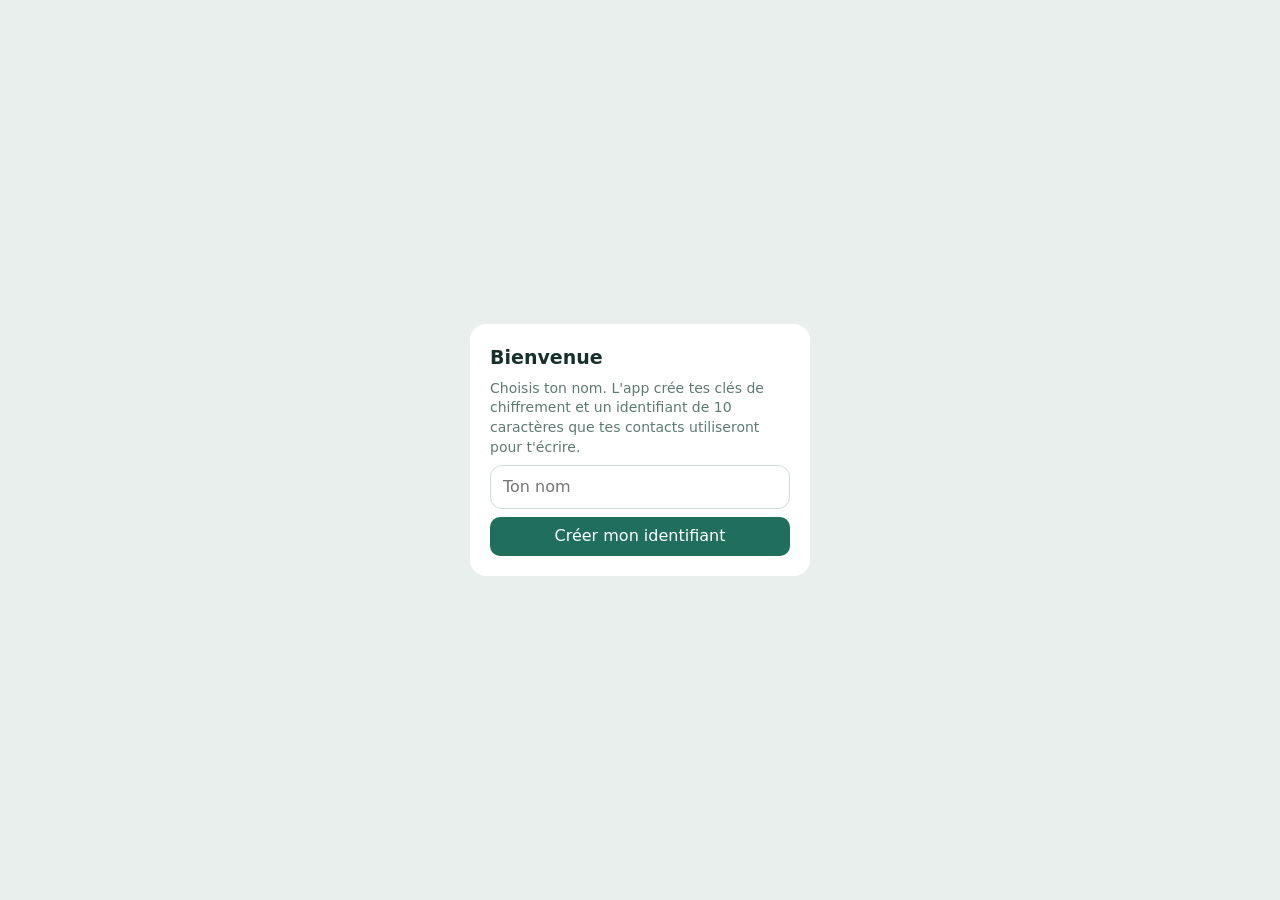
<file: dig-dag/index.html>
<!DOCTYPE html>
<html lang="fr">
<head>
<meta charset="utf-8">
<meta name="viewport" content="width=device-width, initial-scale=1, viewport-fit=cover">
<title>Messagerie</title>
<style>
:root{--bg:#e9efec;--ink:#17302b;--mute:#5d7a73;--me:#1f6f5c;--wait:#c9830a;--line:#cfdcd7}
*{box-sizing:border-box}
html,body{height:100%;margin:0}
body{font:16px/1.4 system-ui,-apple-system,"Segoe UI",Roboto,sans-serif;background:var(--bg);color:var(--ink);display:flex;flex-direction:column;padding-top:env(safe-area-inset-top,0)}
header{display:flex;align-items:center;gap:10px;padding:10px 14px;background:#fff;border-bottom:1px solid var(--line)}
header .t{flex:1}
h1{font-size:17px;margin:0}
#state{font-size:13px;color:var(--mute)}
#state.off{color:var(--wait);font-weight:600}
#me{font:600 13px ui-monospace,Menlo,Consolas,monospace;user-select:all;background:var(--bg);padding:6px 8px;border-radius:8px}
button{font:inherit;border:0;border-radius:10px;padding:8px 14px;background:var(--me);color:#fff;cursor:pointer}
button:focus-visible,input:focus-visible{outline:3px solid #7cc4b0;outline-offset:2px}
#list{flex:1;overflow-y:auto;padding:14px;display:flex;flex-direction:column;gap:6px}
.m{max-width:82%;padding:8px 12px;border-radius:16px 16px 16px 4px;background:#fff;word-wrap:break-word}
.m.me{align-self:flex-end;background:var(--me);color:#fff;border-radius:16px 16px 4px 16px}
.m small{display:block;font-size:11px;opacity:.75;margin-top:2px;text-align:right}
.m.w small{color:#ffd68a;opacity:1}
.empty{margin:auto;text-align:center;color:var(--mute);max-width:270px}
#f{display:flex;flex-direction:column;gap:6px;padding:10px 14px calc(10px + env(safe-area-inset-bottom,0));background:#fff;border-top:1px solid var(--line)}
#f .r{display:flex;gap:8px}
#c{color:var(--mute);font-size:12px;text-align:right}
input{font:inherit;flex:1;min-width:0;padding:10px 12px;border:1px solid var(--line);border-radius:12px}
#to{font-family:ui-monospace,Menlo,Consolas,monospace;text-transform:uppercase}
#setup{position:fixed;inset:0;background:var(--bg);display:flex;align-items:center;justify-content:center;padding:24px}
#setup form{display:flex;flex-direction:column;gap:8px;background:#fff;border-radius:16px;padding:20px;width:100%;max-width:340px}
#setup h2{margin:0;font-size:19px}
#setup p{margin:0;color:var(--mute);font-size:14px}
.hide{display:none!important}
</style>
<link rel="manifest" href="manifest.json">
<link rel="icon" href="icon-192.png">
<link rel="apple-touch-icon" href="icon-192.png">
</head>
<body>
<header>
  <div class="t"><h1>Messagerie</h1><div id="state" aria-live="polite"></div></div>
  <div id="me" title="Ton identifiant : donne-le à tes contacts"></div>
</header>
<div id="list"></div>
<form id="f">
  <input id="to" placeholder="ID du destinataire (10 caractères)" required maxlength="10" pattern="[A-Za-z0-9]{10}" autocomplete="off" aria-label="Identifiant du destinataire">
  <div class="r"><input id="t" placeholder="Message chiffré" maxlength="200" autocomplete="off" aria-label="Message"><button>Envoyer</button></div>
  <small id="c">0/200</small>
</form>

<div id="setup" class="hide">
  <form id="sf">
    <h2>Bienvenue</h2>
    <p>Choisis ton nom. L'app crée tes clés de chiffrement et un identifiant de 10 caractères que tes contacts utiliseront pour t'écrire.</p>
    <input id="n" placeholder="Ton nom" required maxlength="30" aria-label="Ton nom">
    <button>Créer mon identifiant</button>
  </form>
</div>

<script>
const K="mesh.v2",MAX=200,TTL=8;
let S={me:"",name:"",pub:"",jwk:null,dir:{},msgs:[],seen:[],relay:[],inbox:[]};
try{S=Object.assign(S,JSON.parse(localStorage.getItem(K)||"{}"))}catch(e){}
const $=id=>document.getElementById(id);
const save=()=>{try{localStorage.setItem(K,JSON.stringify(S))}catch(e){}};
const AL="ABCDEFGHJKLMNPQRSTUVWXYZ23456789";
const rid=n=>Array.from(crypto.getRandomValues(new Uint8Array(n)),x=>AL[x%32]).join("");
const hm=t=>new Date(t).toLocaleTimeString("fr",{hour:"2-digit",minute:"2-digit"});
const enc=s=>new TextEncoder().encode(s),dec=b=>new TextDecoder().decode(b);
const b64e=u=>btoa(String.fromCharCode(...new Uint8Array(u)));
const b64d=s=>Uint8Array.from(atob(s),c=>c.charCodeAt(0));
const Mesh=window.Capacitor&&Capacitor.Plugins&&Capacitor.Plugins.Mesh;
let peers=0,PRIV=null;
const keys=new Map(),EC={name:"ECDH",namedCurve:"P-256"};

/* ---------- chiffrement : ECDH P-256 + HKDF + AES-GCM ---------- */
// L'identifiant = empreinte de la clé publique : impossible d'annoncer une fausse clé pour un ID.
const idOf=async pub=>Array.from(new Uint8Array(await crypto.subtle.digest("SHA-256",b64d(pub))).slice(0,10),x=>AL[x%32]).join("");
async function keyFor(id){
  if(keys.has(id))return keys.get(id);
  const pub=await crypto.subtle.importKey("raw",b64d(S.dir[id].pub),EC,false,[]);
  const bits=await crypto.subtle.deriveBits({name:"ECDH",public:pub},PRIV,256);
  const hk=await crypto.subtle.importKey("raw",bits,"HKDF",false,["deriveKey"]);
  const k=await crypto.subtle.deriveKey({name:"HKDF",hash:"SHA-256",salt:new Uint8Array(0),info:enc("mesh-v1")},hk,{name:"AES-GCM",length:256},false,["encrypt","decrypt"]);
  keys.set(id,k);return k;
}
const aad=p=>enc(p.id+"|"+p.from+"|"+p.to+"|"+p.ts); // lie l'en-tête au contenu : toute modification casse le déchiffrement

async function seal(m){
  const iv=crypto.getRandomValues(new Uint8Array(12));
  const ct=await crypto.subtle.encrypt({name:"AES-GCM",iv,additionalData:aad(m)},await keyFor(m.to),enc(m.text));
  const p={t:"m",id:m.id,from:m.from,to:m.to,ts:m.ts,ttl:TTL,iv:b64e(iv),ct:b64e(ct)};
  keep(p);m.st="p";save();render();flush();
}
async function open(p){ // 1 = ok, 0 = clé de l'expéditeur inconnue, -1 = rejeté
  if(!S.dir[p.from]||!S.dir[p.from].pub)return 0;
  try{
    const pt=await crypto.subtle.decrypt({name:"AES-GCM",iv:b64d(p.iv),additionalData:aad(p)},await keyFor(p.from),b64d(p.ct));
    S.msgs.push({id:p.id,from:p.from,to:p.to,text:dec(pt).slice(0,MAX),ts:p.ts,st:"r"});
    S.msgs.sort((a,b)=>a.ts-b.ts);return 1;
  }catch(e){return -1}
}
async function retry(id){
  for(const m of S.msgs.filter(x=>x.st==="k"&&x.to===id))await seal(m);
  const box=S.inbox;S.inbox=[];
  for(const p of box){if(p.from!==id||await open(p)===0)S.inbox.push(p)}
}

/* ---------- réseau ---------- */
const str=(v,n)=>typeof v==="string"&&v.length<=n;
const valid=p=>p&&str(p.id,16)&&p.id.length>=8&&(p.t==="h"||p.t==="m")&&str(p.from,10)&&p.from.length===10&&
  Number.isFinite(p.ts)&&Number.isInteger(p.ttl)&&p.ttl>=0&&p.ttl<=TTL&&
  (p.t==="h"?str(p.name,30)&&str(p.pub,100)&&p.pub.length===88:
   str(p.to,10)&&p.to.length===10&&str(p.iv,16)&&str(p.ct,1700));
const pick=p=>p.t==="h"?{t:"h",id:p.id,from:p.from,name:p.name,pub:p.pub,ts:p.ts,ttl:p.ttl}:
  {t:"m",id:p.id,from:p.from,to:p.to,ts:p.ts,iv:p.iv,ct:p.ct,ttl:p.ttl};
function tx(p){if(Mesh&&peers>0)Mesh.send({data:JSON.stringify(p)})}
function keep(p){
  const now=Date.now();
  S.relay=S.relay.filter(r=>r.exp>now&&r.p.id!==p.id);
  S.relay.push({p,exp:now+864e5});S.relay=S.relay.slice(-100);
}
function hello(){tx({t:"h",id:rid(12),from:S.me,name:S.name,pub:S.pub,ts:Date.now(),ttl:TTL})}
function flush(){
  if(peers<1)return;
  S.relay.forEach(r=>tx(r.p));
  S.msgs.forEach(m=>{if(m.st==="p")m.st="s"});
  save();render();
}
async function onPacket(raw){
  try{
    let p=JSON.parse(raw);
    if(!valid(p)||S.seen.includes(p.id))return;
    S.seen.push(p.id);S.seen=S.seen.slice(-500);
    p=pick(p);
    if(p.t==="h"){
      if(p.from===S.me||await idOf(p.pub)!==p.from)return;
      S.dir[p.from]={name:p.name,pub:p.pub};
      if(p.ttl>0){const q={...p,ttl:p.ttl-1};keep(q);tx(q)}
      await retry(p.from);
    }else if(p.to===S.me){
      if(await open(p)===0){S.inbox.push(p);S.inbox=S.inbox.slice(-50)}
    }else if(p.ttl>0){ // relais : le paquet reste chiffré, aucune clé nécessaire
      const q={...p,ttl:p.ttl-1};keep(q);tx(q);
    }
    save();render();
  }catch(e){}
}

/* ---------- interface ---------- */
function render(){
  const pend=S.msgs.filter(m=>m.st==="p"||m.st==="k").length,st=$("state");
  st.className=(!Mesh||peers>0)?"":"off";
  st.textContent=!Mesh?"Mode démo (navigateur)":peers>0?peers+" appareil"+(peers>1?"s":"")+" proche"+(peers>1?"s":""):"Aucun appareil proche"+(pend?" · "+pend+" en attente":"");
  $("me").textContent=S.me?"ID "+S.me:"";
  const l=$("list");l.textContent="";
  if(!S.msgs.length){const e=document.createElement("div");e.className="empty";e.textContent="Aucun message. Écris à un identifiant : le message part chiffré dès qu'un appareil est à portée.";l.append(e)}
  const lab={k:" · clé du destinataire pas encore reçue",p:" · en attente",s:" · transmis"};
  S.msgs.forEach(m=>{
    const mine=m.from===S.me,d=document.createElement("div");
    d.className="m"+(mine?" me":"")+(m.st==="p"||m.st==="k"?" w":"");
    const b=document.createElement("span");b.textContent=m.text;
    const s=document.createElement("small");
    s.textContent=mine?"à "+m.to+" · "+hm(m.ts)+(lab[m.st]||""):((S.dir[m.from]||{}).name||m.from)+" · "+hm(m.ts);
    d.append(b,s);l.append(d);
  });
  l.scrollTop=l.scrollHeight;
}
$("t").oninput=()=>{$("c").textContent=$("t").value.length+"/"+MAX};
$("f").onsubmit=async e=>{
  e.preventDefault();
  const v=$("t").value.trim();if(!v)return;
  const m={id:rid(12),from:S.me,to:$("to").value.trim().toUpperCase(),text:v.slice(0,MAX),ts:Date.now(),st:"k"};
  S.seen.push(m.id);S.msgs.push(m);
  $("t").value="";$("c").textContent="0/"+MAX;save();render();
  if(!Mesh){ // aperçu navigateur : réponse simulée, sans réseau
    m.st="s";S.dir.DEMO234567={name:"Aminata (démo)"};
    setTimeout(()=>{S.msgs.push({id:rid(12),from:"DEMO234567",to:S.me,text:"Bien reçu : "+m.text.slice(0,60),ts:Date.now(),st:"r"});save();render()},1200);
    save();render();return;
  }
  if(S.dir[m.to]&&S.dir[m.to].pub)await seal(m);
};
$("sf").onsubmit=async e=>{
  e.preventDefault();
  const kp=await crypto.subtle.generateKey(EC,true,["deriveBits"]);
  S.jwk=await crypto.subtle.exportKey("jwk",kp.privateKey);
  S.pub=b64e(await crypto.subtle.exportKey("raw",kp.publicKey));
  S.me=await idOf(S.pub);S.name=$("n").value.trim();PRIV=kp.privateKey;
  save();$("setup").classList.add("hide");render();boot(true);
};

let ready=false,hooked=false;
async function boot(ask){
  if(!Mesh||!S.me||ready)return;
  try{
    const r=await Mesh.start({id:S.me,ask:!!ask});
    if(!r.ok)return;
    ready=true;
    if(!hooked){
      hooked=true;
      Mesh.addListener("packet",e=>onPacket(e.data));
      Mesh.addListener("peer",e=>{const up=e.n>peers;peers=e.n;render();if(up){hello();flush()}});
    }
  }catch(e){}
}
setInterval(()=>boot(false),5000);
document.addEventListener("visibilitychange",()=>{if(!document.hidden)boot(false)});

(async()=>{
  if(!crypto.subtle){$("state").textContent="Chiffrement indisponible ici";return}
  if(S.jwk)PRIV=await crypto.subtle.importKey("jwk",S.jwk,EC,false,["deriveBits"]);
  if(!S.me)$("setup").classList.remove("hide");
  render();boot(true);
})();
</script>
<script>if('serviceWorker' in navigator){navigator.serviceWorker.register('sw.js').catch(function(){});}</script>
</body>
</html>
</file>
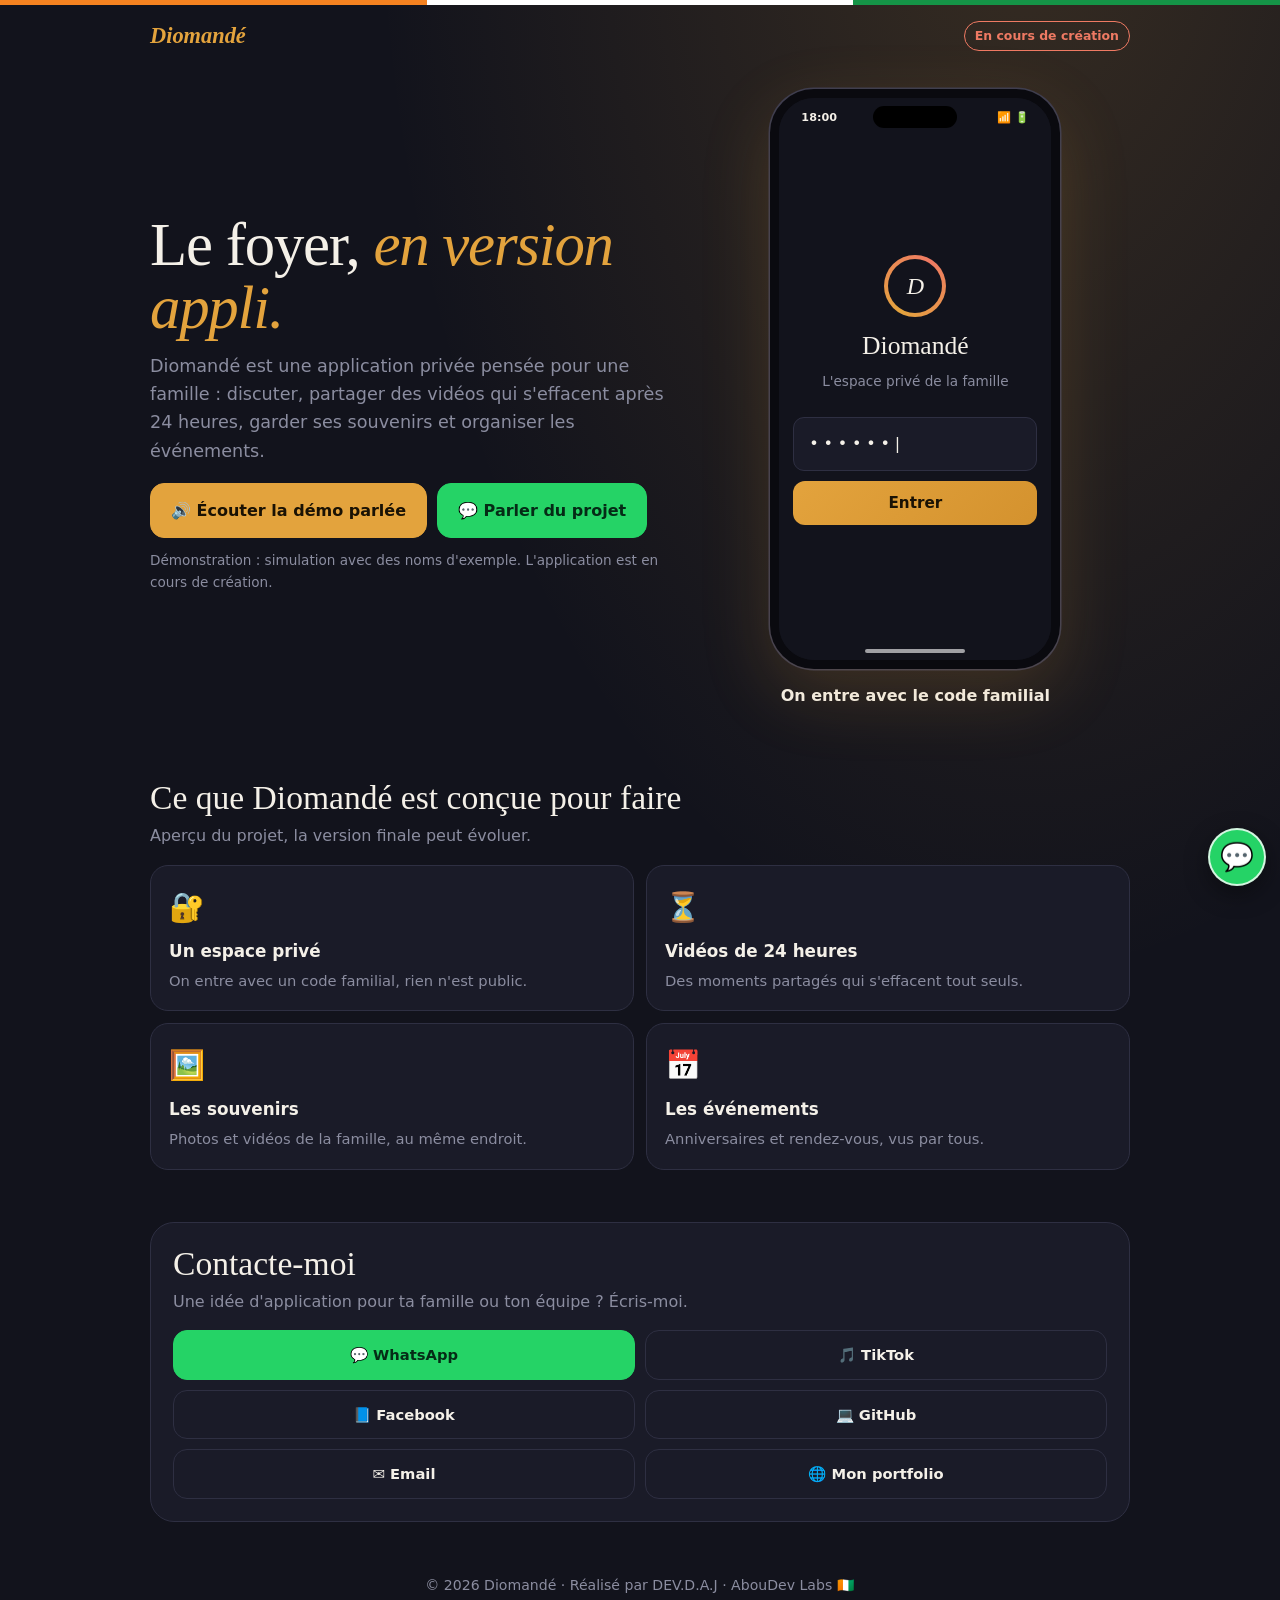
<file: diomande-demo/index.html>
<!DOCTYPE html>
<html lang="fr">
<head>
<meta charset="UTF-8">
<meta name="viewport" content="width=device-width, initial-scale=1">
<meta name="theme-color" content="#12131c">
<meta name="description" content="Diomandé : l'application privée de la famille. Par DEV.D.A.J, AbouDev Labs.">
<title>Diomandé — Démo | DEV.D.A.J</title>
<style>
:root{--bg:#12131c;--card:#1a1b28;--line:#2e2f42;--acc:#e3a33d;--on:#1a1204;--muted:#8b8da0;--text:#f4f0e8;--glow:rgba(227,163,61,.18);--o:#ef7a63;--pu:rgba(227,163,61,.8);--pu0:rgba(227,163,61,0)}
*{box-sizing:border-box}
html{scroll-behavior:smooth}
body{margin:0;background:radial-gradient(ellipse at 80% -10%,var(--glow),transparent 45%),var(--bg);color:var(--text);font:16px/1.6 system-ui,-apple-system,"Segoe UI",sans-serif}
a{color:inherit;text-decoration:none}
.flag{height:5px;display:flex}.flag span{flex:1}.flag span:nth-child(1){background:#f58220}.flag span:nth-child(2){background:#fff}.flag span:nth-child(3){background:#159447}
.wrap{width:min(calc(100% - 32px),980px);margin:0 auto}
.top{display:flex;justify-content:space-between;align-items:center;padding:16px 0}
.logo{font:italic 700 1.4rem Georgia,serif;color:var(--acc)}
.badge{font-size:.78rem;border:1px solid var(--o);color:var(--o);padding:4px 10px;border-radius:999px;font-weight:700}
.hero{padding:22px 0;display:grid;gap:26px}
@media(min-width:800px){.hero{grid-template-columns:1.1fr .9fr;align-items:center}}
h1{font:500 clamp(2.2rem,8vw,3.8rem)/1.05 Georgia,serif;margin:0 0 12px;letter-spacing:-.02em}
h1 span{color:var(--acc);font-style:italic}
.lead{color:var(--muted);font-size:1.1rem;margin:0 0 18px}
.btns{display:flex;flex-wrap:wrap;gap:10px}
.btn{display:inline-flex;align-items:center;justify-content:center;gap:8px;padding:14px 20px;border-radius:14px;border:1px solid var(--line);background:var(--card);color:var(--text);font-weight:800;font-size:1rem;cursor:pointer;font-family:inherit}
.btn.main{background:var(--acc);color:var(--on);border-color:var(--acc)}
.btn.wa{background:#25d366;color:#052b16;border-color:#25d366}
.note{color:var(--muted);font-size:.85rem;margin-top:12px}
.phwrap{text-align:center}
.ph{position:relative;width:min(290px,84vw);height:580px;margin:0 auto;border:9px solid #0a0a0f;border-radius:44px;background:var(--bg);overflow:hidden;box-shadow:0 24px 70px var(--glow),0 0 0 1.5px #3a3b50}
.nt{position:absolute;top:8px;left:50%;transform:translateX(-50%);width:84px;height:22px;background:#000;border-radius:14px;z-index:30}
.sb{position:absolute;top:11px;left:22px;right:22px;display:flex;justify-content:space-between;font-size:.7rem;font-weight:700;z-index:29}
.hb{position:absolute;bottom:7px;left:50%;transform:translateX(-50%);width:100px;height:4px;border-radius:4px;background:#fff;opacity:.6;z-index:30}
.sc{position:absolute;inset:0;padding:50px 14px 28px;display:flex;flex-direction:column;gap:10px;opacity:0;pointer-events:none;transition:opacity .45s;background:var(--bg);text-align:left}
.sc.on{opacity:1}
.hd{display:flex;align-items:center;gap:10px;padding:6px 4px}
.hd b{display:inline}
.hd small{display:block;color:var(--acc);font-size:.72rem}
.av{width:38px;height:38px;border-radius:50%;display:grid;place-items:center;background:linear-gradient(135deg,var(--acc),var(--o));color:var(--on);font-size:1rem;font-weight:900;flex:0 0 auto}
.bb{max-width:90%;padding:10px 12px;border-radius:16px;font-size:.84rem;line-height:1.45}
.bb small{display:block;font-size:.68rem;color:var(--acc);margin-bottom:2px}
.bb.ai{background:var(--card);border-bottom-left-radius:4px}
.bb.me{background:var(--acc);color:var(--on);margin-left:auto;border-bottom-right-radius:4px}
.bb.me small{color:var(--on);opacity:.7}
.rv,.rw{opacity:0;transform:translateY(8px);transition:.4s}
.rv.show,.rw.show{opacity:1;transform:none}
.ctr{align-items:center;justify-content:center;text-align:center}
.ctr h3{margin:4px 0 0;font:500 1.6rem Georgia,serif}
.ctr p{margin:0 0 14px;color:var(--muted);font-size:.85rem}
.mono{width:62px;height:62px;border-radius:50%;background:conic-gradient(from 210deg,var(--acc),var(--o),var(--acc));display:grid;place-items:center}
.mono span{width:54px;height:54px;border-radius:50%;background:var(--bg);display:grid;place-items:center;font:italic 1.5rem Georgia,serif}
.field{width:100%;background:var(--card);border:1px solid var(--line);border-radius:11px;padding:13px 15px;min-height:46px;letter-spacing:.3em;text-align:left;font-size:1rem}
.field span::after{content:"|";animation:bl 1s infinite}
@keyframes bl{50%{opacity:0}}
.pb{width:100%;border:0;border-radius:12px;padding:13px;background:linear-gradient(135deg,var(--acc),#d4922e);color:var(--on);font-weight:800;font-size:.95rem;font-family:inherit}
.stories{display:flex;gap:12px;padding:8px 4px 10px}
.story{width:44px;height:44px;border-radius:50%;background:var(--card);display:grid;place-items:center;font-size:.62rem;color:var(--muted);box-shadow:0 0 0 2.5px var(--acc)}
.story.vue{box-shadow:0 0 0 2.5px var(--line)}
.sc.vid{background:linear-gradient(165deg,#2c2342,#14101f 72%)}
.rings{display:flex;gap:5px}.rings i{flex:1;height:3px;border-radius:2px;background:rgba(255,255,255,.2)}.rings i:first-child{background:var(--acc)}
.rest{color:var(--acc);font-size:.74rem;margin-top:auto;letter-spacing:.03em}
.react{display:flex;gap:8px;font-size:1.5rem}
.react span{padding:6px;border-radius:50%}
.sc.cam{background:radial-gradient(ellipse at center,#1a1a28,#0b0b12 70%)}
.vf{flex:1;border:1.5px dashed rgba(255,255,255,.15);border-radius:14px;display:grid;place-items:center;color:var(--muted);font-size:.8rem}
.shut{align-self:center;width:68px;height:68px;border-radius:50%;border:3.5px solid var(--text);display:grid;place-items:center;background:none;padding:0}
.shut i{width:50px;height:50px;border-radius:50%;background:var(--o)}
.toast{position:absolute;left:14px;right:14px;bottom:34px;background:var(--acc);color:var(--on);padding:11px;border-radius:12px;text-align:center;font-weight:800;font-size:.85rem}
.ev{background:var(--card);border:1px solid var(--line);border-radius:12px;padding:12px 14px}
.ev small{display:block;color:var(--acc);font-weight:700;font-size:.68rem;letter-spacing:.04em}
.ev b{display:block;font-size:.92rem}
.ev span{color:var(--muted);font-size:.76rem}
.mb{display:flex;align-items:center;gap:11px;padding:9px 0;border-bottom:1px solid var(--line)}
.mb b{display:block;font-size:.88rem}
.mb small{color:var(--muted);font-size:.7rem}
.mb .on-l{color:#4ade80}
.mb .tag{margin-left:auto;font-size:.65rem;background:var(--card);color:var(--acc);padding:2px 8px;border-radius:6px}
.add{text-align:center;border:1px dashed var(--line);border-radius:11px;padding:10px;font-size:.78rem;color:var(--muted)}
.end{align-items:center;justify-content:center;text-align:center;background:radial-gradient(circle at 50% 35%,#252645,var(--bg) 70%)}
.end .lg{width:92px;height:92px;border-radius:26px;display:grid;place-items:center;font:italic 2.6rem Georgia,serif;background:linear-gradient(135deg,var(--acc),var(--o));color:var(--on)}
.end h3{margin:12px 0 2px;font:500 1.6rem Georgia,serif}.end p{margin:0;color:var(--muted);font-size:.9rem}
.fg{position:absolute;z-index:40;font-size:34px;opacity:0;left:50%;top:70%;transition:left .9s ease,top .9s ease,opacity .3s,transform .2s;pointer-events:none;filter:drop-shadow(0 3px 4px rgba(0,0,0,.4))}
.fg.show{opacity:1}.fg.tap{transform:scale(.75)}
.pu{animation:pu 1.1s infinite}
@keyframes pu{0%{box-shadow:0 0 0 0 var(--pu)}100%{box-shadow:0 0 0 14px var(--pu0)}}
.cp{min-height:3em;margin:14px auto 0;max-width:290px;font-weight:700}
.blk{padding:26px 0}
h2{font:500 clamp(1.5rem,5vw,2.1rem) Georgia,serif;margin:0 0 6px}
.sub{color:var(--muted);margin:0 0 16px}
.grid{display:grid;gap:12px;grid-template-columns:1fr}
@media(min-width:600px){.grid{grid-template-columns:1fr 1fr}}
.card{background:var(--card);border:1px solid var(--line);border-radius:18px;padding:18px}
.card .ic{font-size:1.8rem}
.card h3{margin:8px 0 4px;font-size:1.05rem}
.card p{margin:0;color:var(--muted);font-size:.92rem}
.contact{background:var(--card);border:1px solid var(--line);border-radius:24px;padding:22px}
.links{display:grid;grid-template-columns:1fr 1fr;gap:10px;margin-top:14px}
.links .btn{font-size:.92rem;padding:12px 8px}
footer{padding:26px 0 40px;color:var(--muted);font-size:.88rem;text-align:center}
.float{position:fixed;right:14px;bottom:14px;width:58px;height:58px;border-radius:50%;background:#25d366;display:grid;place-items:center;font-size:1.7rem;border:2px solid rgba(255,255,255,.8);box-shadow:0 8px 24px rgba(0,0,0,.4);z-index:20}
@media(prefers-reduced-motion:reduce){*{animation:none!important;scroll-behavior:auto}.rv,.rw{opacity:1;transform:none}}
</style>
<link rel="manifest" href="manifest.json">
<link rel="icon" href="icon-192.png">
<link rel="apple-touch-icon" href="icon-192.png">
</head>
<body>
<div class="flag"><span></span><span></span><span></span></div>
<div class="wrap">
  <div class="top"><div class="logo">Diomandé</div><span class="badge">En cours de création</span></div>
  <div class="hero">
    <div>
      <h1>Le foyer, <span>en version appli.</span></h1>
      <p class="lead">Diomandé est une application privée pensée pour une famille : discuter, partager des vidéos qui s'effacent après 24 heures, garder ses souvenirs et organiser les événements.</p>
      <div class="btns">
        <button class="btn main" id="btnVoix" type="button">🔊 Écouter la démo parlée</button>
        <a class="btn wa" id="waMain" href="#" target="_blank" rel="noopener noreferrer">💬 Parler du projet</a>
      </div>
      <p class="note" id="voixMsg" hidden></p>
      <p class="note">Démonstration : simulation avec des noms d'exemple. L'application est en cours de création.</p>
    </div>
    <div class="phwrap">
      <div class="ph" id="ph" aria-hidden="true">
        <div class="nt"></div>
        <div class="sb"><span>18:00</span><span>📶 🔋</span></div>

        <section class="sc on ctr" id="a1">
          <div class="mono"><span>D</span></div>
          <h3>Diomandé</h3>
          <p>L'espace privé de la famille</p>
          <div class="field"><span id="dCode"></span></div>
          <button class="pb" id="dEnter" type="button">Entrer</button>
        </section>

        <section class="sc" id="a2">
          <div class="hd"><span class="av">D</span><div><b>Famille Diomandé</b><small>6 membres · 3 en ligne</small></div></div>
          <div class="stories"><div class="story">Toi</div><div class="story">Papa</div><div class="story">Maman</div><div class="story vue">Aya</div></div>
          <div class="bb ai rv"><small>Maman · 18:02</small>On mange à quelle heure ce soir ?</div>
          <div class="bb me rv"><small>Toi · 18:05</small>19h30, je rentre bientôt</div>
          <div class="bb ai rv"><small>Aya · 18:11</small>🎥 a envoyé une vidéo</div>
          <div class="bb me rv"><small>Toi · 18:12</small>Super, je regarde !</div>
        </section>

        <section class="sc vid" id="a3">
          <div class="rings"><i></i><i></i><i></i></div>
          <div class="hd"><span class="av">A</span><div><b>Aya</b><small>il y a 3h</small></div></div>
          <div class="rest">⏳ S'efface dans 21h 12min</div>
          <div class="react"><span id="dHeart">❤️</span><span>😂</span><span>👏</span><span>😮</span></div>
          <div class="toast rw">❤️ Aya a reçu ta réaction</div>
        </section>

        <section class="sc cam" id="a4">
          <div class="vf">Aperçu caméra</div>
          <button class="shut" id="dShut" type="button"><i></i></button>
          <div class="toast rw">✔ Envoyé à la famille</div>
        </section>

        <section class="sc" id="a5">
          <div class="hd"><span class="av">📅</span><div><b>À venir</b><small>Événements de la famille</small></div></div>
          <div class="ev rv"><small>SAM. 12 SEPT.</small><b>Anniversaire d'Aya</b><span>Maison · 19h00</span></div>
          <div class="ev rv"><small>DIM. 20 SEPT.</small><b>Déjeuner familial</b><span>Chez grand-mère · 13h</span></div>
          <div class="ev rv"><small>VEN. 3 OCT.</small><b>Match de Karim</b><span>Stade municipal · 16h30</span></div>
        </section>

        <section class="sc" id="a6">
          <div class="hd"><span class="av">👪</span><div><b>La famille</b><small>Membres du foyer</small></div></div>
          <div class="mb rv"><span class="av">P</span><div><b>Papa</b><small class="on-l">● En ligne</small></div></div>
          <div class="mb rv"><span class="av">M</span><div><b>Maman</b><small>Vu à 17:40</small></div></div>
          <div class="mb rv"><span class="av">A</span><div><b>Aya</b><small class="on-l">● En ligne</small></div></div>
          <div class="mb rv"><span class="av">T</span><div><b>Toi</b><small>Administrateur</small></div><span class="tag">Admin</span></div>
          <div class="add rv">+ Ajouter un membre</div>
        </section>

        <section class="sc end" id="a7">
          <div class="lg">D</div><h3>Diomandé</h3><p>Le foyer, en version appli<br>Par AbouDev Labs 🇨🇮</p>
        </section>

        <div class="fg" id="fg">👆</div>
        <div class="hb"></div>
      </div>
      <p class="cp" id="cap"></p>
    </div>
  </div>

  <section class="blk">
    <h2>Ce que Diomandé est conçue pour faire</h2>
    <p class="sub">Aperçu du projet, la version finale peut évoluer.</p>
    <div class="grid">
      <div class="card"><div class="ic">🔐</div><h3>Un espace privé</h3><p>On entre avec un code familial, rien n'est public.</p></div>
      <div class="card"><div class="ic">⏳</div><h3>Vidéos de 24 heures</h3><p>Des moments partagés qui s'effacent tout seuls.</p></div>
      <div class="card"><div class="ic">🖼️</div><h3>Les souvenirs</h3><p>Photos et vidéos de la famille, au même endroit.</p></div>
      <div class="card"><div class="ic">📅</div><h3>Les événements</h3><p>Anniversaires et rendez-vous, vus par tous.</p></div>
    </div>
  </section>

  <section class="blk" id="contact">
    <div class="contact">
      <h2>Contacte-moi</h2>
      <p class="sub">Une idée d'application pour ta famille ou ton équipe ? Écris-moi.</p>
      <div class="links">
        <a class="btn wa" id="waLink" href="#" target="_blank" rel="noopener noreferrer">💬 WhatsApp</a>
        <a class="btn" href="https://www.tiktok.com/@aboujohan.dev" target="_blank" rel="noopener noreferrer">🎵 TikTok</a>
        <a class="btn" href="https://facebook.com/profile.php?id=61575741733606" target="_blank" rel="noopener noreferrer">📘 Facebook</a>
        <a class="btn" href="https://github.com/daboujohan-hub" target="_blank" rel="noopener noreferrer">💻 GitHub</a>
        <a class="btn" href="mailto:daboujohan@gmail.com">✉️ Email</a>
        <a class="btn" href="../">🌐 Mon portfolio</a>
      </div>
    </div>
  </section>
  <footer>© <span id="an">2026</span> Diomandé · Réalisé par DEV.D.A.J · AbouDev Labs 🇨🇮</footer>
</div>
<a class="float" id="waFloat" href="#" target="_blank" rel="noopener noreferrer" aria-label="Écrire sur WhatsApp">💬</a>
<script>
var NUM = '2250565961287';
var wa = function (t) { return 'https://wa.me/' + NUM + '?text=' + encodeURIComponent(t); };
document.getElementById('waMain').href = wa("Bonjour DEV.D.A.J, je viens de la page Diomandé et j'aimerais parler du projet.");
document.getElementById('waLink').href = wa("Bonjour DEV.D.A.J, je viens de la page Diomandé.");
document.getElementById('waFloat').href = wa("Bonjour DEV.D.A.J, je viens de la page Diomandé.");
document.getElementById('an').textContent = new Date().getFullYear();
</script>
<script src="demo.js?v=1"></script>
<script>if('serviceWorker' in navigator){navigator.serviceWorker.register('sw.js').catch(function(){});}</script>
</body>
</html>
</file>
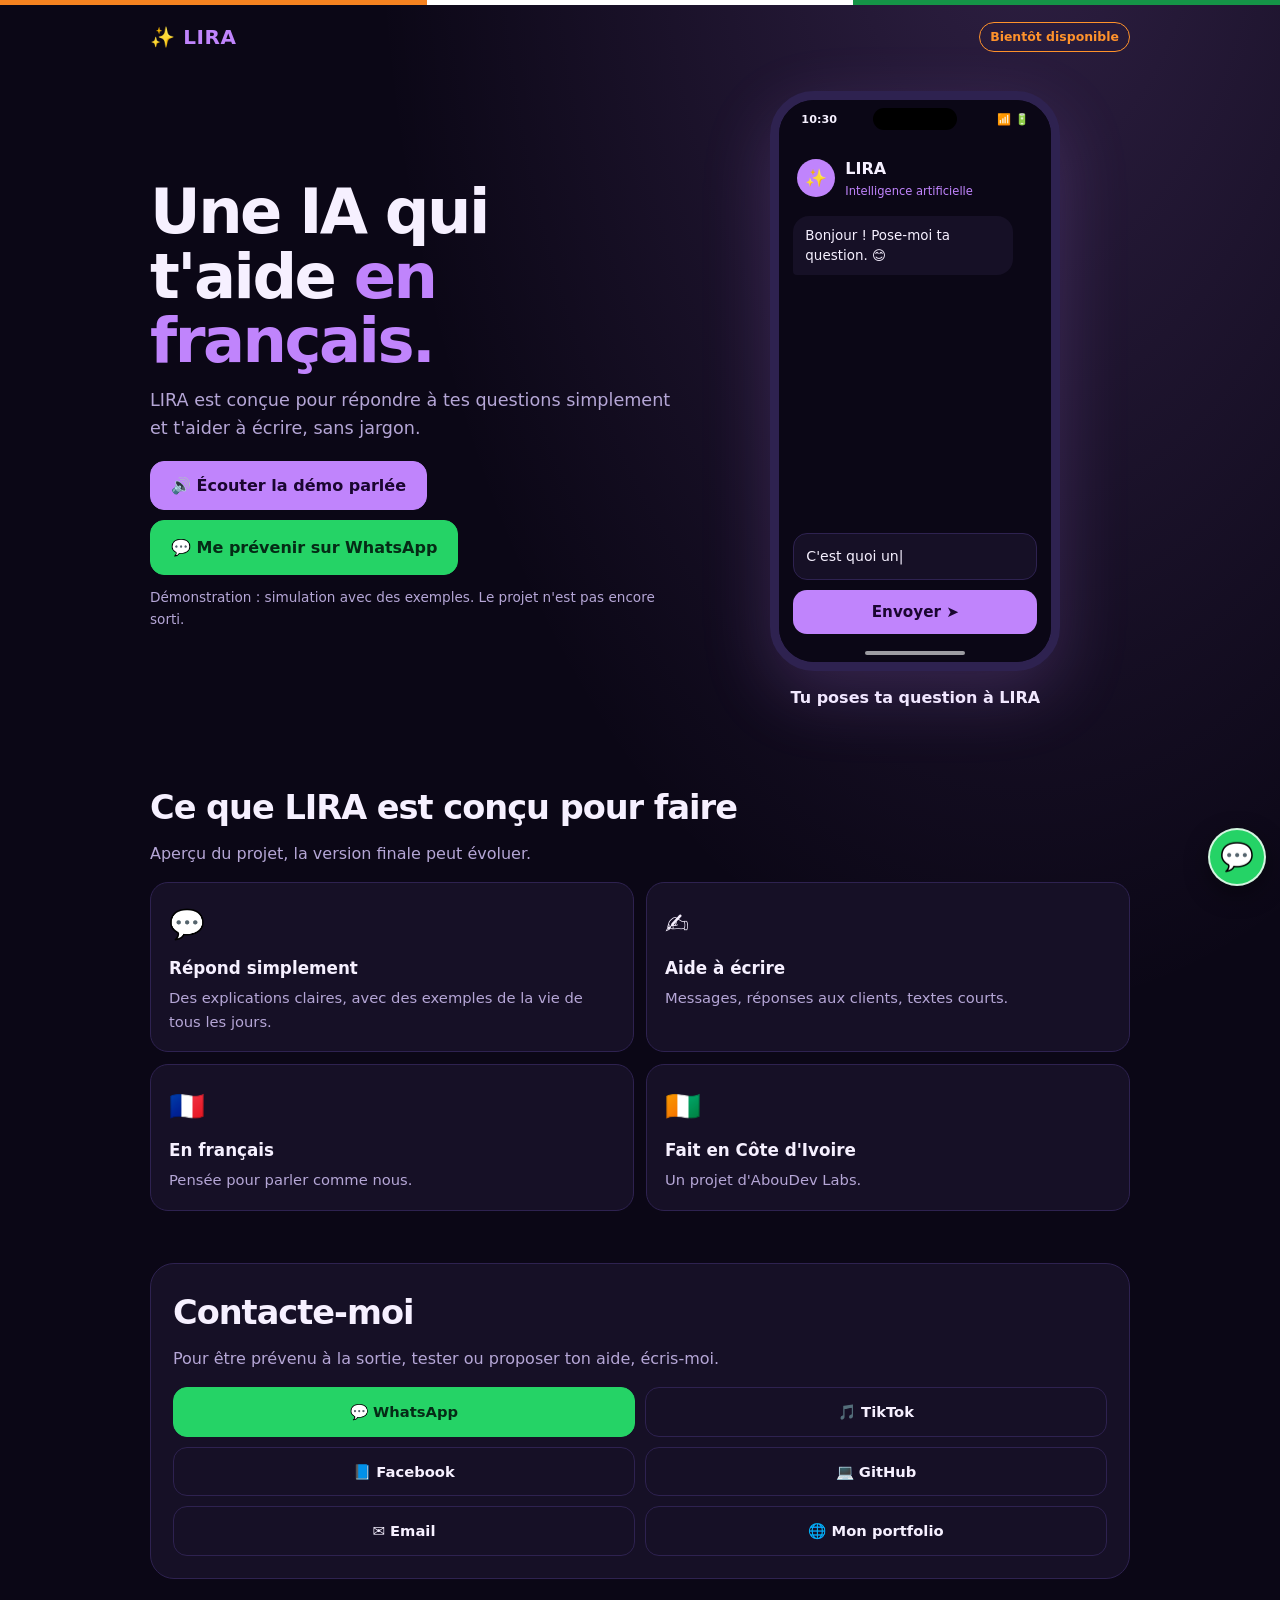
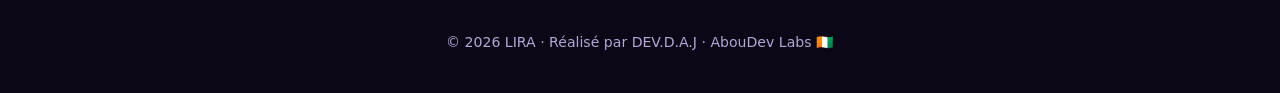
<file: lira-demo/index.html>
<!DOCTYPE html>
<html lang="fr">
<head>
<meta charset="UTF-8">
<meta name="viewport" content="width=device-width, initial-scale=1">
<meta name="theme-color" content="#0b0716">
<meta name="description" content="LIRA : une intelligence artificielle qui t'aide en français. Par DEV.D.A.J, AbouDev Labs.">
<title>LIRA — Démo | DEV.D.A.J</title>
<style>
:root{--bg:#0b0716;--card:#161026;--line:#2e2250;--acc:#c084fc;--on:#1a0630;--muted:#b5a6d6;--text:#f6f0ff;--glow:rgba(192,132,252,.2);--o:#ff922b;--pu:rgba(192,132,252,.8);--pu0:rgba(192,132,252,0)}
*{box-sizing:border-box}
html{scroll-behavior:smooth}
body{margin:0;background:radial-gradient(ellipse at 80% -10%,var(--glow),transparent 45%),var(--bg);color:var(--text);font:16px/1.6 system-ui,-apple-system,"Segoe UI",sans-serif}
a{color:inherit;text-decoration:none}
.flag{height:5px;display:flex}.flag span{flex:1}.flag span:nth-child(1){background:#f58220}.flag span:nth-child(2){background:#fff}.flag span:nth-child(3){background:#159447}
.wrap{width:min(calc(100% - 32px),980px);margin:0 auto}
.top{display:flex;justify-content:space-between;align-items:center;padding:16px 0}
.logo{font-weight:900;font-size:1.25rem;letter-spacing:.03em}.logo b{color:var(--acc)}
.badge{font-size:.78rem;border:1px solid var(--o);color:var(--o);padding:4px 10px;border-radius:999px;font-weight:700}
.hero{padding:22px 0;display:grid;gap:26px}
@media(min-width:800px){.hero{grid-template-columns:1.1fr .9fr;align-items:center}}
h1{font-size:clamp(2.2rem,8vw,3.9rem);line-height:1.04;margin:0 0 12px;letter-spacing:-.04em}
h1 span{color:var(--acc)}
.lead{color:var(--muted);font-size:1.1rem;margin:0 0 18px}
.btns{display:flex;flex-wrap:wrap;gap:10px}
.btn{display:inline-flex;align-items:center;justify-content:center;gap:8px;padding:14px 20px;border-radius:14px;border:1px solid var(--line);background:var(--card);color:var(--text);font-weight:800;font-size:1rem;cursor:pointer;font-family:inherit}
.btn.main{background:var(--acc);color:var(--on);border-color:var(--acc)}
.btn.wa{background:#25d366;color:#052b16;border-color:#25d366}
.note{color:var(--muted);font-size:.85rem;margin-top:12px}
.phwrap{text-align:center}
.ph{position:relative;width:min(290px,84vw);height:580px;margin:0 auto;border:9px solid var(--line);border-radius:44px;background:var(--bg);overflow:hidden;box-shadow:0 24px 70px var(--glow)}
.nt{position:absolute;top:8px;left:50%;transform:translateX(-50%);width:84px;height:22px;background:#000;border-radius:14px;z-index:30}
.sb{position:absolute;top:11px;left:22px;right:22px;display:flex;justify-content:space-between;font-size:.7rem;font-weight:700;z-index:29}
.hb{position:absolute;bottom:7px;left:50%;transform:translateX(-50%);width:100px;height:4px;border-radius:4px;background:#fff;opacity:.6;z-index:30}
.sc{position:absolute;inset:0;padding:50px 14px 28px;display:flex;flex-direction:column;gap:10px;opacity:0;pointer-events:none;transition:opacity .45s;background:var(--bg);text-align:left}
.sc.on{opacity:1}
.hd{display:flex;align-items:center;gap:10px;padding:6px 4px}
.hd b{display:inline}
.hd small{display:block;color:var(--acc);font-size:.72rem}
.av{width:38px;height:38px;border-radius:50%;display:grid;place-items:center;background:var(--acc);color:var(--on);font-size:1.1rem;font-weight:900}
.bx{background:var(--card);border:1px solid var(--line);border-radius:14px;padding:11px 12px;font-size:.88rem}
.bx small{display:block;color:var(--muted);font-size:.72rem}
.term{background:#020509;border:1px solid var(--line);border-radius:14px;padding:12px;font-family:ui-monospace,Consolas,monospace;font-size:.78rem;line-height:1.7}
.ln.ok{color:var(--acc)}
.bb{max-width:90%;padding:10px 12px;border-radius:16px;font-size:.84rem;line-height:1.45}
.bb small{display:block;font-size:.68rem;color:var(--acc);margin-bottom:2px}
.bb.ai{background:var(--card);border-bottom-left-radius:4px}
.bb.me{background:var(--acc);color:var(--on);margin-left:auto;border-bottom-right-radius:4px}
.bb.me small{color:var(--on);opacity:.7}
.inp{margin-top:auto;background:var(--card);border:1px solid var(--line);border-radius:14px;padding:11px 12px;min-height:44px;font-size:.88rem}
.inp span::after{content:"|";animation:bl 1s infinite}
@keyframes bl{50%{opacity:0}}
.pb{border:0;border-radius:14px;padding:13px;background:var(--acc);color:var(--on);font-weight:800;font-size:.95rem;font-family:inherit}
.ty{display:flex;gap:5px;padding:12px 14px;background:var(--card);border-radius:16px;width:62px}
.ty i{width:8px;height:8px;border-radius:50%;background:var(--muted);animation:ty 1s infinite}
.ty i:nth-child(2){animation-delay:.2s}.ty i:nth-child(3){animation-delay:.4s}
@keyframes ty{50%{transform:translateY(-5px);opacity:.4}}
.ty:has(+ .bb.show){display:none}
.rv,.rw{opacity:0;transform:translateY(8px);transition:.4s}
.rv.show,.rw.show{opacity:1;transform:none}
.ctr{align-items:center;justify-content:center;text-align:center}
.globe{font-size:4.2rem}
.sc.on .globe{animation:popin .6s both}
.flags{display:flex;gap:10px;font-size:1.7rem;margin:8px 0}
.sc.on .flags span{animation:popin .5s both}
.flags span:nth-child(2){animation-delay:.3s!important}.flags span:nth-child(3){animation-delay:.6s!important}.flags span:nth-child(4){animation-delay:.9s!important}.flags span:nth-child(5){animation-delay:1.2s!important}.flags span:nth-child(6){animation-delay:1.5s!important}
@keyframes popin{from{opacity:0;transform:scale(.5)}}
.ctr h3{margin:6px 0 0;font-size:1.4rem}.ctr p{margin:0;color:var(--muted)}
.end{align-items:center;justify-content:center;text-align:center;background:radial-gradient(circle at 50% 35%,var(--glow),var(--bg) 70%)}
.end .lg{width:92px;height:92px;border-radius:26px;display:grid;place-items:center;font-size:2.6rem;background:var(--acc);color:var(--on);font-weight:900}
.end h3{margin:12px 0 2px;font-size:1.6rem}.end p{margin:0;color:var(--muted);font-size:.9rem}
.fg{position:absolute;z-index:40;font-size:34px;opacity:0;left:50%;top:70%;transition:left .9s ease,top .9s ease,opacity .3s,transform .2s;pointer-events:none;filter:drop-shadow(0 3px 4px rgba(0,0,0,.4))}
.fg.show{opacity:1}.fg.tap{transform:scale(.75)}
.pu{animation:pu 1.1s infinite}
@keyframes pu{0%{box-shadow:0 0 0 0 var(--pu)}100%{box-shadow:0 0 0 14px var(--pu0)}}
.cp{min-height:3em;margin:14px auto 0;max-width:290px;font-weight:700}
.blk{padding:26px 0}
h2{font-size:clamp(1.5rem,5vw,2.1rem);margin:0 0 6px;letter-spacing:-.03em}
.sub{color:var(--muted);margin:0 0 16px}
.grid{display:grid;gap:12px;grid-template-columns:1fr}
@media(min-width:600px){.grid{grid-template-columns:1fr 1fr}}
.card{background:var(--card);border:1px solid var(--line);border-radius:18px;padding:18px}
.card .ic{font-size:1.8rem}
.card h3{margin:8px 0 4px;font-size:1.05rem}
.card p{margin:0;color:var(--muted);font-size:.92rem}
.contact{background:var(--card);border:1px solid var(--line);border-radius:24px;padding:22px}
.links{display:grid;grid-template-columns:1fr 1fr;gap:10px;margin-top:14px}
.links .btn{font-size:.92rem;padding:12px 8px}
footer{padding:26px 0 40px;color:var(--muted);font-size:.88rem;text-align:center}
.float{position:fixed;right:14px;bottom:14px;width:58px;height:58px;border-radius:50%;background:#25d366;display:grid;place-items:center;font-size:1.7rem;border:2px solid rgba(255,255,255,.8);box-shadow:0 8px 24px rgba(0,0,0,.4);z-index:20}
@media(prefers-reduced-motion:reduce){*{animation:none!important;scroll-behavior:auto}.rv,.rw{opacity:1;transform:none}}

</style>
<link rel="manifest" href="manifest.json">
<link rel="icon" href="icon-192.png">
<link rel="apple-touch-icon" href="icon-192.png">
</head>
<body>
<div class="flag"><span></span><span></span><span></span></div>
<div class="wrap">
  <div class="top"><div class="logo">✨ <b>LIRA</b></div><span class="badge">Bientôt disponible</span></div>
  <div class="hero">
    <div>
      <h1>Une IA qui t'aide <span>en français.</span></h1>
      <p class="lead">LIRA est conçue pour répondre à tes questions simplement et t'aider à écrire, sans jargon.</p>
      <div class="btns">
        <button class="btn main" id="btnVoix" type="button">🔊 Écouter la démo parlée</button>
        <a class="btn wa" id="waMain" href="#" target="_blank" rel="noopener noreferrer">💬 Me prévenir sur WhatsApp</a>
      </div>
      <p class="note" id="voixMsg" hidden></p>
      <p class="note">Démonstration : simulation avec des exemples. Le projet n'est pas encore sorti.</p>
    </div>
    <div class="phwrap">
      <div class="ph" id="ph" aria-hidden="true">
        <div class="nt"></div>
        <div class="sb"><span>10:30</span><span>📶 🔋</span></div>
        <section class="sc on" id="a1">
          <div class="hd"><span class="av">✨</span><div><b>LIRA</b><small>Intelligence artificielle</small></div></div>
          <div class="bb ai rv">Bonjour ! Pose-moi ta question. 😊</div>
          <div class="inp"><span id="lType"></span></div>
          <button class="pb" id="lSend" type="button">Envoyer ➤</button>
        </section>
        <section class="sc" id="a2">
          <div class="hd"><span class="av">✨</span><div><b>LIRA</b><small>Intelligence artificielle</small></div></div>
          <div class="bb me rv"><small>toi</small>C'est quoi une API ?</div>
          <div class="ty rv"><i></i><i></i><i></i></div>
          <div class="bb ai rv"><small>LIRA</small>Une API, c'est comme un serveur dans un restaurant : il prend ta demande, la porte à la cuisine, et te rapporte la réponse. 🍽️</div>
        </section>
        <section class="sc" id="a3">
          <div class="hd"><span class="av">✨</span><div><b>LIRA</b><small>Intelligence artificielle</small></div></div>
          <div class="bb ai">Une autre question ?</div>
          <div class="bb me rw"><small>toi</small>Écris un message pour mon client</div>
          <div class="bb ai rw"><small>LIRA</small>Bonjour ! Merci pour votre commande. Elle sera livrée demain. N'hésitez pas à me contacter. 🙏</div>
          <div class="inp"><span id="lType2"></span></div>
          <button class="pb" id="lSend2" type="button">Envoyer ➤</button>
        </section>
        <section class="sc end" id="a4">
          <div class="lg">✨</div><h3>LIRA</h3><p>L'IA qui t'aide en français<br>Par AbouDev Labs 🇨🇮</p>
        </section>
        <div class="fg" id="fg">👆</div>
        <div class="hb"></div>
      </div>
      <p class="cp" id="cap"></p>
    </div>
  </div>
  <section class="blk">
    <h2>Ce que LIRA est conçu pour faire</h2>
    <p class="sub">Aperçu du projet, la version finale peut évoluer.</p>
    <div class="grid"><div class="card"><div class="ic">💬</div><h3>Répond simplement</h3><p>Des explications claires, avec des exemples de la vie de tous les jours.</p></div><div class="card"><div class="ic">✍️</div><h3>Aide à écrire</h3><p>Messages, réponses aux clients, textes courts.</p></div><div class="card"><div class="ic">🇫🇷</div><h3>En français</h3><p>Pensée pour parler comme nous.</p></div><div class="card"><div class="ic">🇨🇮</div><h3>Fait en Côte d'Ivoire</h3><p>Un projet d'AbouDev Labs.</p></div></div>
  </section>
  <section class="blk" id="contact">
    <div class="contact">
      <h2>Contacte-moi</h2>
      <p class="sub">Pour être prévenu à la sortie, tester ou proposer ton aide, écris-moi.</p>
      <div class="links">
        <a class="btn wa" id="waLink" href="#" target="_blank" rel="noopener noreferrer">💬 WhatsApp</a>
        <a class="btn" href="https://www.tiktok.com/@aboujohan.dev" target="_blank" rel="noopener noreferrer">🎵 TikTok</a>
        <a class="btn" href="https://facebook.com/profile.php?id=61575741733606" target="_blank" rel="noopener noreferrer">📘 Facebook</a>
        <a class="btn" href="https://github.com/daboujohan-hub" target="_blank" rel="noopener noreferrer">💻 GitHub</a>
        <a class="btn" href="mailto:daboujohan@gmail.com">✉️ Email</a>
        <a class="btn" href="../">🌐 Mon portfolio</a>
      </div>
    </div>
  </section>
  <footer>© <span id="an">2026</span> LIRA · Réalisé par DEV.D.A.J · AbouDev Labs 🇨🇮</footer>
</div>
<a class="float" id="waFloat" href="#" target="_blank" rel="noopener noreferrer" aria-label="Écrire sur WhatsApp">💬</a>
<script>
var NUM = '2250565961287';
var wa = function (t) { return 'https://wa.me/' + NUM + '?text=' + encodeURIComponent(t); };
document.getElementById('waMain').href = wa("Bonjour DEV.D.A.J, je veux être prévenu(e) quand LIRA sera disponible.");
document.getElementById('waLink').href = wa("Bonjour DEV.D.A.J, je viens de la page LIRA.");
document.getElementById('waFloat').href = wa("Bonjour DEV.D.A.J, je viens de la page LIRA.");
document.getElementById('an').textContent = new Date().getFullYear();
</script>
<script src="demo.js?v=1"></script>
<script>if('serviceWorker' in navigator){navigator.serviceWorker.register('sw.js').catch(function(){});}</script>
</body>
</html>
</file>
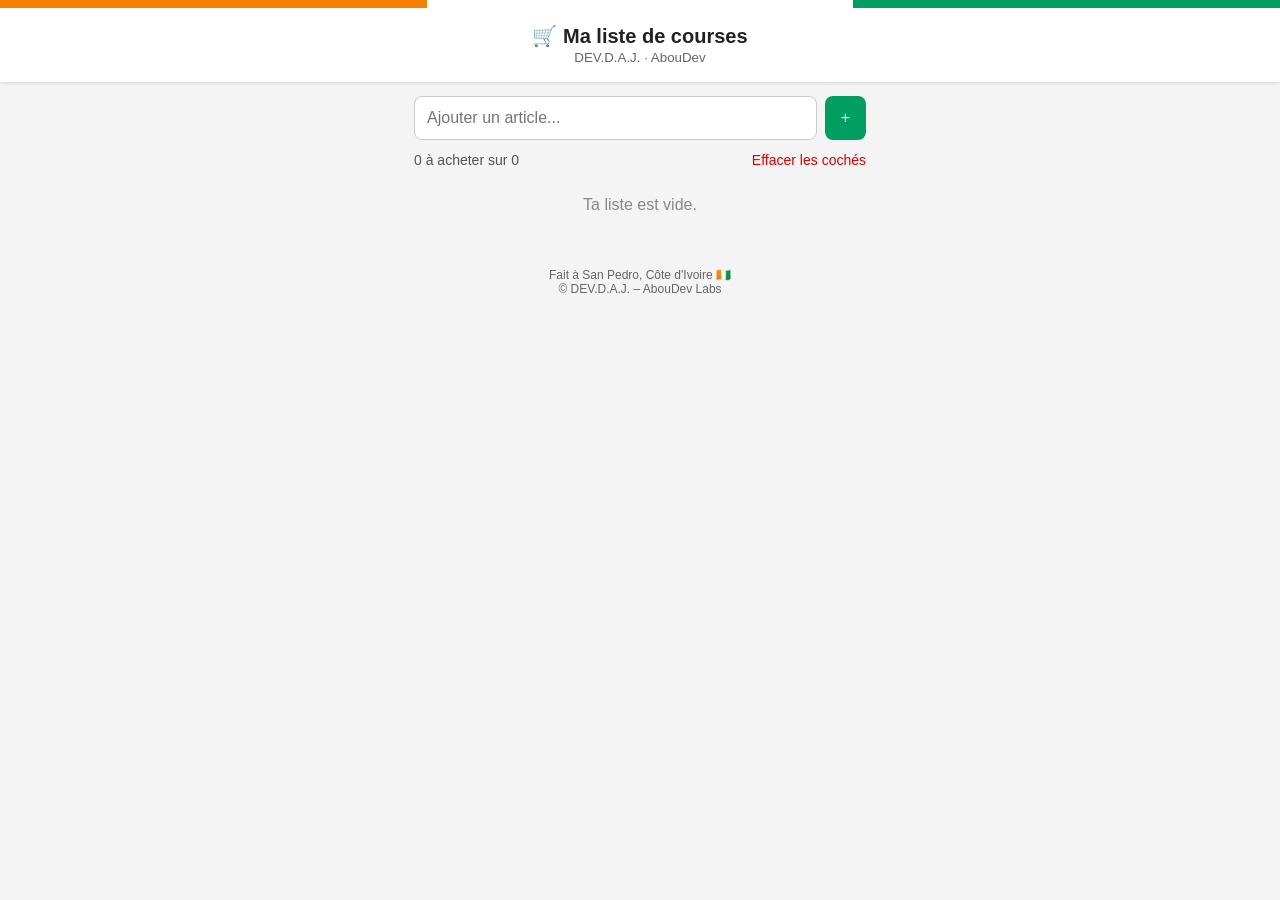
<file: liste-courses/index.html>
<!DOCTYPE html>
<html lang="fr">
<head>
<meta charset="UTF-8">
<meta name="viewport" content="width=device-width, initial-scale=1">
<title>Liste de courses - DEV.D.A.J.</title>
<style>
  * { box-sizing: border-box; margin: 0; padding: 0; }
  body { font-family: Arial, sans-serif; background: #f4f4f4; color: #222; }
  .drapeau { display: flex; height: 8px; }
  .drapeau span { flex: 1; }
  .o { background: #f77f00; } .b { background: #fff; } .v { background: #009e60; }
  header { background: #fff; padding: 16px; text-align: center; box-shadow: 0 1px 4px #0002; }
  header h1 { font-size: 20px; }
  header small { color: #666; }
  main { max-width: 480px; margin: 0 auto; padding: 14px; }
  form { display: flex; gap: 8px; margin-bottom: 12px; }
  input { flex: 1; padding: 12px; border: 1px solid #ccc; border-radius: 8px; font-size: 16px; }
  button { border: 0; border-radius: 8px; cursor: pointer; font-size: 16px; }
  .ajout { background: #009e60; color: #fff; padding: 0 16px; }
  .info { display: flex; justify-content: space-between; font-size: 14px; color: #555; margin-bottom: 8px; }
  .info button { background: none; color: #d00; font-size: 14px; }
  ul { list-style: none; }
  li { display: flex; align-items: center; gap: 10px; background: #fff; padding: 12px; border-radius: 8px; margin-bottom: 8px; }
  li.fait span { text-decoration: line-through; color: #999; }
  li span { flex: 1; font-size: 16px; }
  li input[type=checkbox] { width: 22px; height: 22px; flex: none; }
  .sup { background: none; color: #d00; font-size: 20px; }
  .vide { text-align: center; color: #888; padding: 20px; }
  footer { text-align: center; font-size: 12px; color: #666; padding: 20px; }
</style>
</head>
<body>
  <div class="drapeau"><span class="o"></span><span class="b"></span><span class="v"></span></div>
  <header>
    <h1>🛒 Ma liste de courses</h1>
    <small>DEV.D.A.J. · AbouDev</small>
  </header>
  <main>
    <form id="form">
      <input id="article" placeholder="Ajouter un article..." autocomplete="off" required>
      <button class="ajout" type="submit">+</button>
    </form>
    <div class="info">
      <span id="compte"></span>
      <button id="effacer">Effacer les cochés</button>
    </div>
    <ul id="liste"></ul>
  </main>
  <footer>Fait à San Pedro, Côte d'Ivoire 🇨🇮<br>© DEV.D.A.J. – AbouDev Labs</footer>

<script>
  let articles = [];
  try { articles = JSON.parse(localStorage.getItem("courses")) || []; } catch (e) {}

  const liste = document.getElementById("liste");
  const compte = document.getElementById("compte");

  function sauver() {
    try { localStorage.setItem("courses", JSON.stringify(articles)); } catch (e) {}
  }

  function afficher() {
    liste.innerHTML = "";
    if (articles.length === 0) {
      liste.innerHTML = '<p class="vide">Ta liste est vide.</p>';
    }
    articles.forEach((a, i) => {
      const li = document.createElement("li");
      if (a.fait) li.className = "fait";

      const cb = document.createElement("input");
      cb.type = "checkbox";
      cb.checked = a.fait;
      cb.onchange = () => { a.fait = cb.checked; sauver(); afficher(); };

      const sp = document.createElement("span");
      sp.textContent = a.nom;

      const bt = document.createElement("button");
      bt.className = "sup";
      bt.textContent = "×";
      bt.onclick = () => { articles.splice(i, 1); sauver(); afficher(); };

      li.append(cb, sp, bt);
      liste.appendChild(li);
    });
    const restants = articles.filter(a => !a.fait).length;
    compte.textContent = restants + " à acheter sur " + articles.length;
  }

  document.getElementById("form").onsubmit = e => {
    e.preventDefault();
    const champ = document.getElementById("article");
    const nom = champ.value.trim();
    if (!nom) return;
    articles.push({ nom: nom, fait: false });
    champ.value = "";
    sauver();
    afficher();
  };

  document.getElementById("effacer").onclick = () => {
    articles = articles.filter(a => !a.fait);
    sauver();
    afficher();
  };

  afficher();
</script>
</body>
</html>
</file>
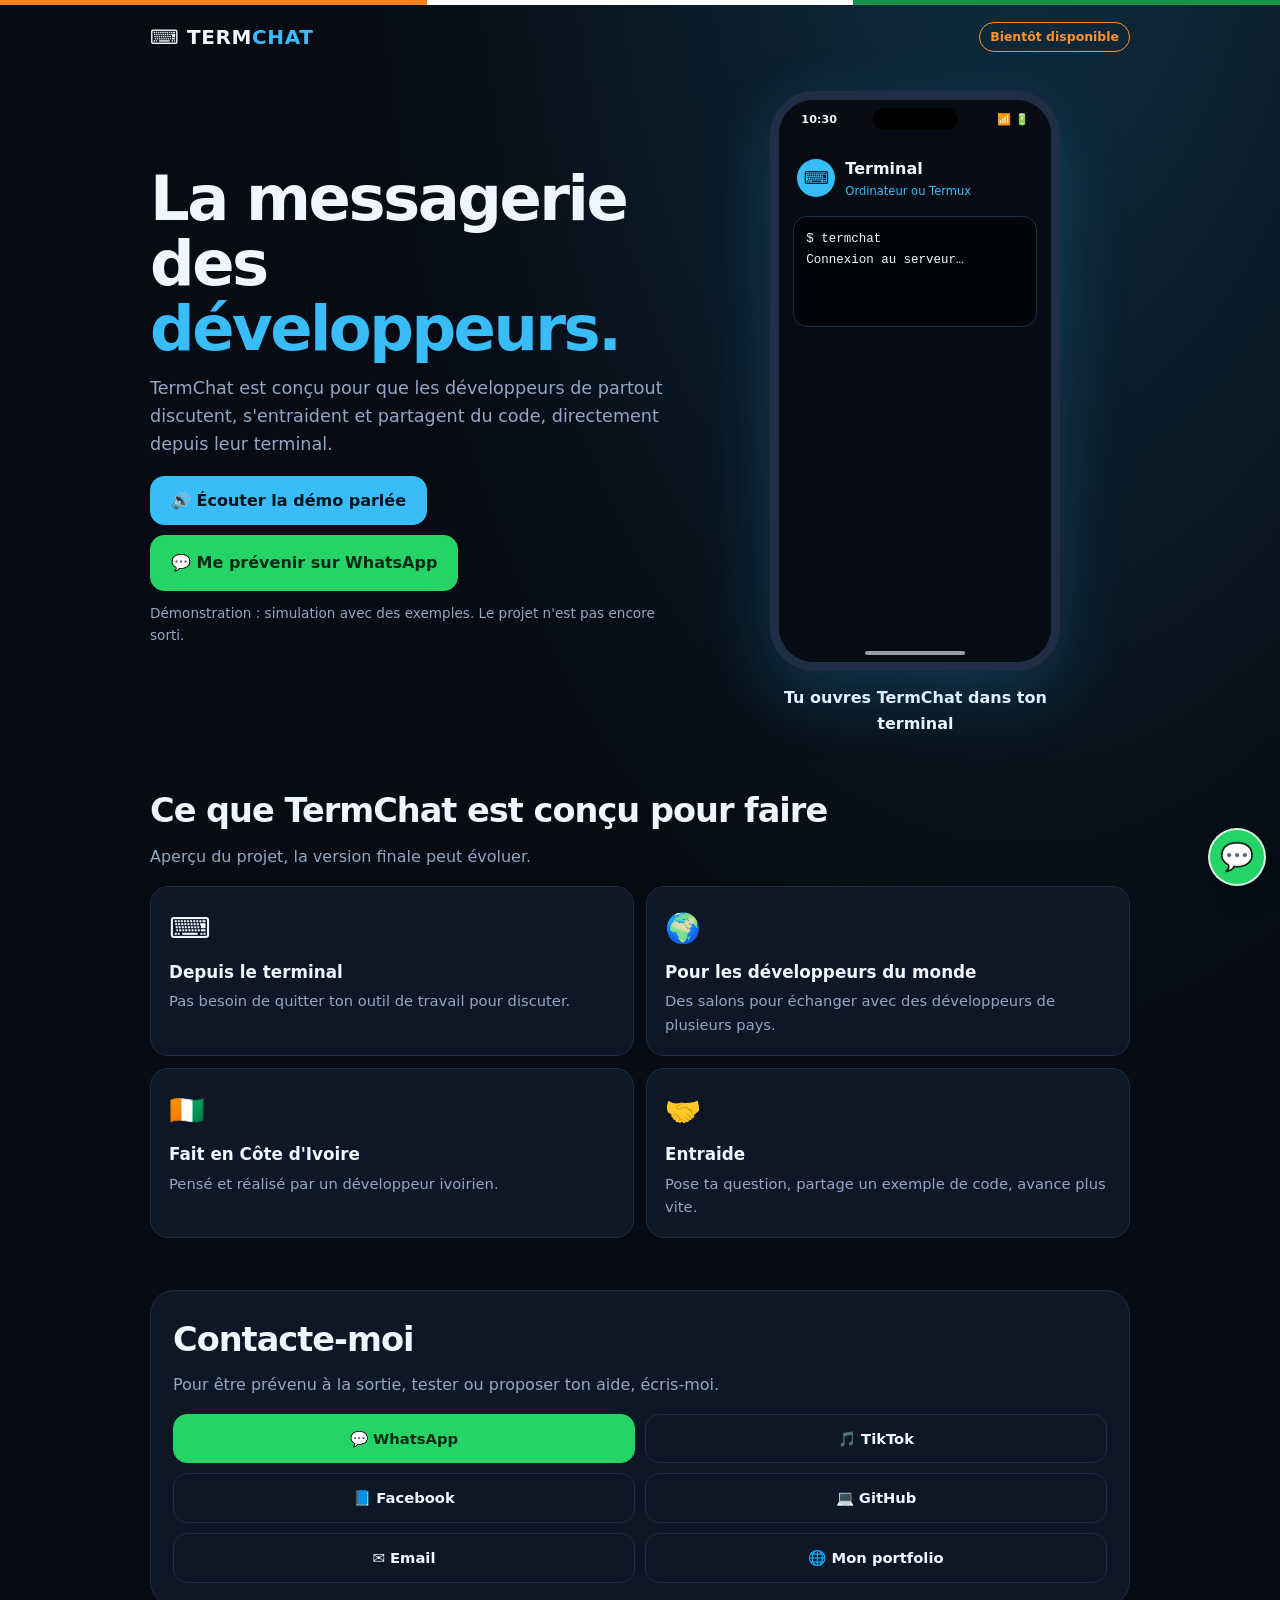
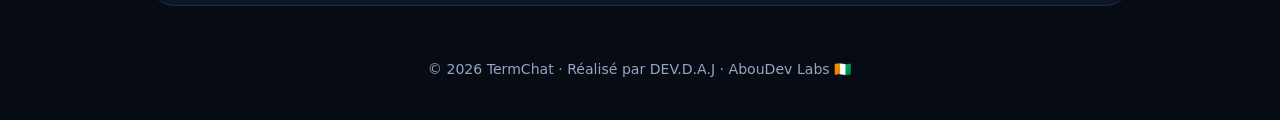
<file: termchat-demo/index.html>
<!DOCTYPE html>
<html lang="fr">
<head>
<meta charset="UTF-8">
<meta name="viewport" content="width=device-width, initial-scale=1">
<meta name="theme-color" content="#060b14">
<meta name="description" content="TermChat : la messagerie des développeurs, depuis le terminal. Par DEV.D.A.J, AbouDev Labs.">
<title>TermChat — Démo | DEV.D.A.J</title>
<style>
:root{--bg:#060b14;--card:#0e1726;--line:#1f2d45;--acc:#38bdf8;--on:#04131f;--muted:#93a7c4;--text:#eef6ff;--glow:rgba(56,189,248,.2);--o:#ff922b;--pu:rgba(56,189,248,.8);--pu0:rgba(56,189,248,0)}
*{box-sizing:border-box}
html{scroll-behavior:smooth}
body{margin:0;background:radial-gradient(ellipse at 80% -10%,var(--glow),transparent 45%),var(--bg);color:var(--text);font:16px/1.6 system-ui,-apple-system,"Segoe UI",sans-serif}
a{color:inherit;text-decoration:none}
.flag{height:5px;display:flex}.flag span{flex:1}.flag span:nth-child(1){background:#f58220}.flag span:nth-child(2){background:#fff}.flag span:nth-child(3){background:#159447}
.wrap{width:min(calc(100% - 32px),980px);margin:0 auto}
.top{display:flex;justify-content:space-between;align-items:center;padding:16px 0}
.logo{font-weight:900;font-size:1.25rem;letter-spacing:.03em}.logo b{color:var(--acc)}
.badge{font-size:.78rem;border:1px solid var(--o);color:var(--o);padding:4px 10px;border-radius:999px;font-weight:700}
.hero{padding:22px 0;display:grid;gap:26px}
@media(min-width:800px){.hero{grid-template-columns:1.1fr .9fr;align-items:center}}
h1{font-size:clamp(2.2rem,8vw,3.9rem);line-height:1.04;margin:0 0 12px;letter-spacing:-.04em}
h1 span{color:var(--acc)}
.lead{color:var(--muted);font-size:1.1rem;margin:0 0 18px}
.btns{display:flex;flex-wrap:wrap;gap:10px}
.btn{display:inline-flex;align-items:center;justify-content:center;gap:8px;padding:14px 20px;border-radius:14px;border:1px solid var(--line);background:var(--card);color:var(--text);font-weight:800;font-size:1rem;cursor:pointer;font-family:inherit}
.btn.main{background:var(--acc);color:var(--on);border-color:var(--acc)}
.btn.wa{background:#25d366;color:#052b16;border-color:#25d366}
.note{color:var(--muted);font-size:.85rem;margin-top:12px}
.phwrap{text-align:center}
.ph{position:relative;width:min(290px,84vw);height:580px;margin:0 auto;border:9px solid var(--line);border-radius:44px;background:var(--bg);overflow:hidden;box-shadow:0 24px 70px var(--glow)}
.nt{position:absolute;top:8px;left:50%;transform:translateX(-50%);width:84px;height:22px;background:#000;border-radius:14px;z-index:30}
.sb{position:absolute;top:11px;left:22px;right:22px;display:flex;justify-content:space-between;font-size:.7rem;font-weight:700;z-index:29}
.hb{position:absolute;bottom:7px;left:50%;transform:translateX(-50%);width:100px;height:4px;border-radius:4px;background:#fff;opacity:.6;z-index:30}
.sc{position:absolute;inset:0;padding:50px 14px 28px;display:flex;flex-direction:column;gap:10px;opacity:0;pointer-events:none;transition:opacity .45s;background:var(--bg);text-align:left}
.sc.on{opacity:1}
.hd{display:flex;align-items:center;gap:10px;padding:6px 4px}
.hd b{display:inline}
.hd small{display:block;color:var(--acc);font-size:.72rem}
.av{width:38px;height:38px;border-radius:50%;display:grid;place-items:center;background:var(--acc);color:var(--on);font-size:1.1rem;font-weight:900}
.bx{background:var(--card);border:1px solid var(--line);border-radius:14px;padding:11px 12px;font-size:.88rem}
.bx small{display:block;color:var(--muted);font-size:.72rem}
.term{background:#020509;border:1px solid var(--line);border-radius:14px;padding:12px;font-family:ui-monospace,Consolas,monospace;font-size:.78rem;line-height:1.7}
.ln.ok{color:var(--acc)}
.bb{max-width:90%;padding:10px 12px;border-radius:16px;font-size:.84rem;line-height:1.45}
.bb small{display:block;font-size:.68rem;color:var(--acc);margin-bottom:2px}
.bb.ai{background:var(--card);border-bottom-left-radius:4px}
.bb.me{background:var(--acc);color:var(--on);margin-left:auto;border-bottom-right-radius:4px}
.bb.me small{color:var(--on);opacity:.7}
.inp{margin-top:auto;background:var(--card);border:1px solid var(--line);border-radius:14px;padding:11px 12px;min-height:44px;font-size:.88rem}
.inp span::after{content:"|";animation:bl 1s infinite}
@keyframes bl{50%{opacity:0}}
.pb{border:0;border-radius:14px;padding:13px;background:var(--acc);color:var(--on);font-weight:800;font-size:.95rem;font-family:inherit}
.ty{display:flex;gap:5px;padding:12px 14px;background:var(--card);border-radius:16px;width:62px}
.ty i{width:8px;height:8px;border-radius:50%;background:var(--muted);animation:ty 1s infinite}
.ty i:nth-child(2){animation-delay:.2s}.ty i:nth-child(3){animation-delay:.4s}
@keyframes ty{50%{transform:translateY(-5px);opacity:.4}}
.ty:has(+ .bb.show){display:none}
.rv,.rw{opacity:0;transform:translateY(8px);transition:.4s}
.rv.show,.rw.show{opacity:1;transform:none}
.ctr{align-items:center;justify-content:center;text-align:center}
.globe{font-size:4.2rem}
.sc.on .globe{animation:popin .6s both}
.flags{display:flex;gap:10px;font-size:1.7rem;margin:8px 0}
.sc.on .flags span{animation:popin .5s both}
.flags span:nth-child(2){animation-delay:.3s!important}.flags span:nth-child(3){animation-delay:.6s!important}.flags span:nth-child(4){animation-delay:.9s!important}.flags span:nth-child(5){animation-delay:1.2s!important}.flags span:nth-child(6){animation-delay:1.5s!important}
@keyframes popin{from{opacity:0;transform:scale(.5)}}
.ctr h3{margin:6px 0 0;font-size:1.4rem}.ctr p{margin:0;color:var(--muted)}
.end{align-items:center;justify-content:center;text-align:center;background:radial-gradient(circle at 50% 35%,var(--glow),var(--bg) 70%)}
.end .lg{width:92px;height:92px;border-radius:26px;display:grid;place-items:center;font-size:2.6rem;background:var(--acc);color:var(--on);font-weight:900}
.end h3{margin:12px 0 2px;font-size:1.6rem}.end p{margin:0;color:var(--muted);font-size:.9rem}
.fg{position:absolute;z-index:40;font-size:34px;opacity:0;left:50%;top:70%;transition:left .9s ease,top .9s ease,opacity .3s,transform .2s;pointer-events:none;filter:drop-shadow(0 3px 4px rgba(0,0,0,.4))}
.fg.show{opacity:1}.fg.tap{transform:scale(.75)}
.pu{animation:pu 1.1s infinite}
@keyframes pu{0%{box-shadow:0 0 0 0 var(--pu)}100%{box-shadow:0 0 0 14px var(--pu0)}}
.cp{min-height:3em;margin:14px auto 0;max-width:290px;font-weight:700}
.blk{padding:26px 0}
h2{font-size:clamp(1.5rem,5vw,2.1rem);margin:0 0 6px;letter-spacing:-.03em}
.sub{color:var(--muted);margin:0 0 16px}
.grid{display:grid;gap:12px;grid-template-columns:1fr}
@media(min-width:600px){.grid{grid-template-columns:1fr 1fr}}
.card{background:var(--card);border:1px solid var(--line);border-radius:18px;padding:18px}
.card .ic{font-size:1.8rem}
.card h3{margin:8px 0 4px;font-size:1.05rem}
.card p{margin:0;color:var(--muted);font-size:.92rem}
.contact{background:var(--card);border:1px solid var(--line);border-radius:24px;padding:22px}
.links{display:grid;grid-template-columns:1fr 1fr;gap:10px;margin-top:14px}
.links .btn{font-size:.92rem;padding:12px 8px}
footer{padding:26px 0 40px;color:var(--muted);font-size:.88rem;text-align:center}
.float{position:fixed;right:14px;bottom:14px;width:58px;height:58px;border-radius:50%;background:#25d366;display:grid;place-items:center;font-size:1.7rem;border:2px solid rgba(255,255,255,.8);box-shadow:0 8px 24px rgba(0,0,0,.4);z-index:20}
@media(prefers-reduced-motion:reduce){*{animation:none!important;scroll-behavior:auto}.rv,.rw{opacity:1;transform:none}}

</style>
<link rel="manifest" href="manifest.json">
<link rel="icon" href="icon-192.png">
<link rel="apple-touch-icon" href="icon-192.png">
</head>
<body>
<div class="flag"><span></span><span></span><span></span></div>
<div class="wrap">
  <div class="top"><div class="logo">⌨️ TERM<b>CHAT</b></div><span class="badge">Bientôt disponible</span></div>
  <div class="hero">
    <div>
      <h1>La messagerie des <span>développeurs.</span></h1>
      <p class="lead">TermChat est conçu pour que les développeurs de partout discutent, s'entraident et partagent du code, directement depuis leur terminal.</p>
      <div class="btns">
        <button class="btn main" id="btnVoix" type="button">🔊 Écouter la démo parlée</button>
        <a class="btn wa" id="waMain" href="#" target="_blank" rel="noopener noreferrer">💬 Me prévenir sur WhatsApp</a>
      </div>
      <p class="note" id="voixMsg" hidden></p>
      <p class="note">Démonstration : simulation avec des exemples. Le projet n'est pas encore sorti.</p>
    </div>
    <div class="phwrap">
      <div class="ph" id="ph" aria-hidden="true">
        <div class="nt"></div>
        <div class="sb"><span>10:30</span><span>📶 🔋</span></div>
        <section class="sc on" id="a1">
          <div class="hd"><span class="av">⌨️</span><div><b>Terminal</b><small>Ordinateur ou Termux</small></div></div>
          <div class="term"><div class="ln">$ termchat</div><div class="ln rv">Connexion au serveur…</div><div class="ln ok rv">✔ Connecté</div><div class="ln rv">Choisis un salon :</div></div>
          <div class="bx rv" id="tRoom"><b>#dev-ci</b> 🇨🇮<small>Développeurs ivoiriens</small></div>
          <div class="bx rv"><b>#python</b> 🐍<small>Questions et entraide</small></div>
          <div class="bx rv"><b>#monde</b> 🌍<small>Tous les développeurs</small></div>
        </section>
        <section class="sc" id="a2">
          <div class="hd"><span class="av">#</span><div><b>#dev-ci</b> 🇨🇮<small>Salon de développeurs</small></div></div>
          <div class="bb ai rv"><small>dev_sanpedro 🇨🇮</small>Quelqu'un connaît une API de paiement mobile ?</div>
          <div class="bb ai rv"><small>maria_br 🇧🇷</small>Oui ! Regarde la documentation, c'est simple.</div>
          <div class="bb ai rv"><small>li_sg 🇸🇬</small>Je peux t'envoyer un exemple de code.</div>
        </section>
        <section class="sc" id="a3">
          <div class="hd"><span class="av">#</span><div><b>#dev-ci</b> 🇨🇮<small>Salon de développeurs</small></div></div>
          <div class="bb ai"><small>li_sg 🇸🇬</small>Je peux t'envoyer un exemple de code.</div>
          <div class="bb me rw"><small>toi</small>Oui merci, envoie-moi l'exemple !</div>
          <div class="inp"><span id="tType"></span></div>
          <button class="pb" id="tSend" type="button">Envoyer ➤</button>
        </section>
        <section class="sc ctr" id="a4">
          <div class="globe">🌍</div>
          <div class="flags"><span>🇨🇮</span><span>🇫🇷</span><span>🇧🇷</span><span>🇸🇳</span><span>🇨🇦</span><span>🇯🇵</span></div>
          <h3>Un seul terminal</h3><p>Des développeurs de partout</p>
        </section>
        <section class="sc end" id="a5">
          <div class="lg">⌨️</div><h3>TermChat</h3><p>La messagerie des développeurs<br>Par AbouDev Labs 🇨🇮</p>
        </section>
        <div class="fg" id="fg">👆</div>
        <div class="hb"></div>
      </div>
      <p class="cp" id="cap"></p>
    </div>
  </div>
  <section class="blk">
    <h2>Ce que TermChat est conçu pour faire</h2>
    <p class="sub">Aperçu du projet, la version finale peut évoluer.</p>
    <div class="grid"><div class="card"><div class="ic">⌨️</div><h3>Depuis le terminal</h3><p>Pas besoin de quitter ton outil de travail pour discuter.</p></div><div class="card"><div class="ic">🌍</div><h3>Pour les développeurs du monde</h3><p>Des salons pour échanger avec des développeurs de plusieurs pays.</p></div><div class="card"><div class="ic">🇨🇮</div><h3>Fait en Côte d'Ivoire</h3><p>Pensé et réalisé par un développeur ivoirien.</p></div><div class="card"><div class="ic">🤝</div><h3>Entraide</h3><p>Pose ta question, partage un exemple de code, avance plus vite.</p></div></div>
  </section>
  <section class="blk" id="contact">
    <div class="contact">
      <h2>Contacte-moi</h2>
      <p class="sub">Pour être prévenu à la sortie, tester ou proposer ton aide, écris-moi.</p>
      <div class="links">
        <a class="btn wa" id="waLink" href="#" target="_blank" rel="noopener noreferrer">💬 WhatsApp</a>
        <a class="btn" href="https://www.tiktok.com/@aboujohan.dev" target="_blank" rel="noopener noreferrer">🎵 TikTok</a>
        <a class="btn" href="https://facebook.com/profile.php?id=61575741733606" target="_blank" rel="noopener noreferrer">📘 Facebook</a>
        <a class="btn" href="https://github.com/daboujohan-hub" target="_blank" rel="noopener noreferrer">💻 GitHub</a>
        <a class="btn" href="mailto:daboujohan@gmail.com">✉️ Email</a>
        <a class="btn" href="../">🌐 Mon portfolio</a>
      </div>
    </div>
  </section>
  <footer>© <span id="an">2026</span> TermChat · Réalisé par DEV.D.A.J · AbouDev Labs 🇨🇮</footer>
</div>
<a class="float" id="waFloat" href="#" target="_blank" rel="noopener noreferrer" aria-label="Écrire sur WhatsApp">💬</a>
<script>
var NUM = '2250565961287';
var wa = function (t) { return 'https://wa.me/' + NUM + '?text=' + encodeURIComponent(t); };
document.getElementById('waMain').href = wa("Bonjour DEV.D.A.J, je veux être prévenu(e) quand TermChat sera disponible.");
document.getElementById('waLink').href = wa("Bonjour DEV.D.A.J, je viens de la page TermChat.");
document.getElementById('waFloat').href = wa("Bonjour DEV.D.A.J, je viens de la page TermChat.");
document.getElementById('an').textContent = new Date().getFullYear();
</script>
<script src="demo.js?v=1"></script>
<script>if('serviceWorker' in navigator){navigator.serviceWorker.register('sw.js').catch(function(){});}</script>
</body>
</html>
</file>
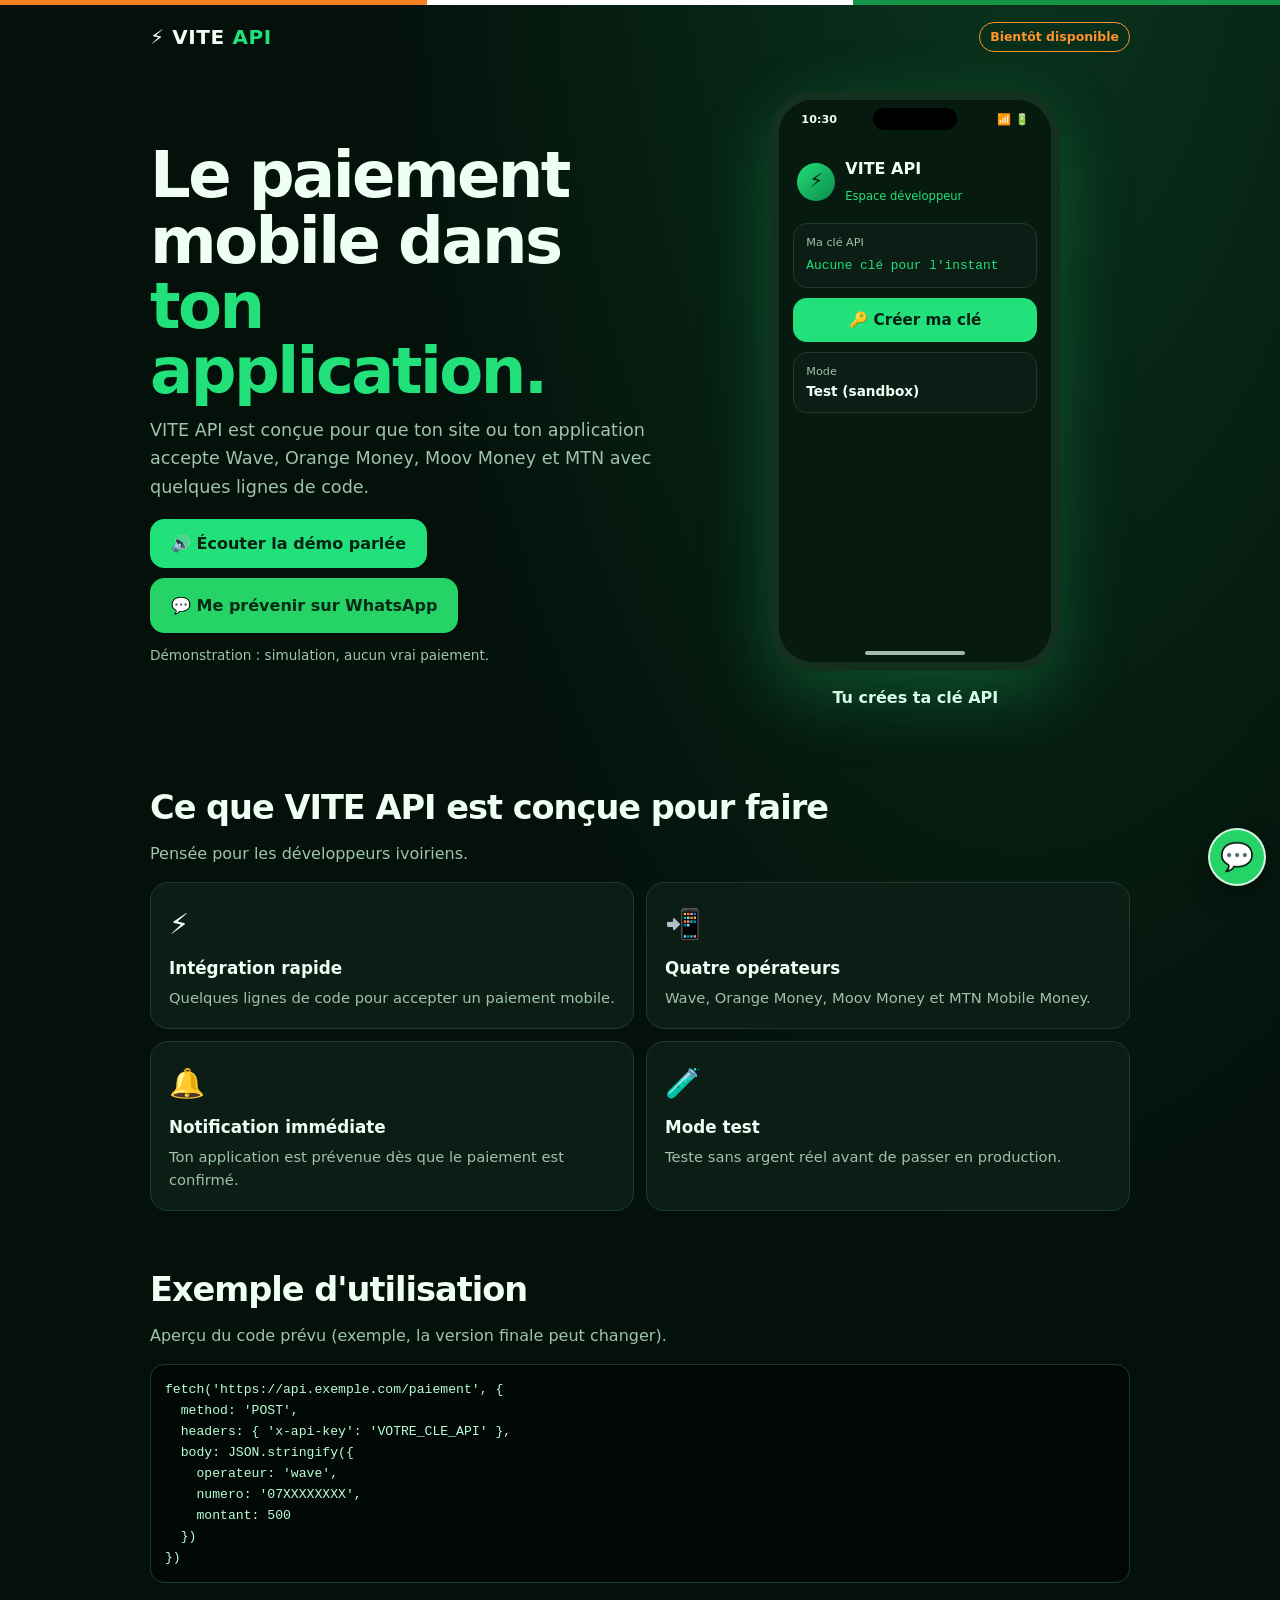
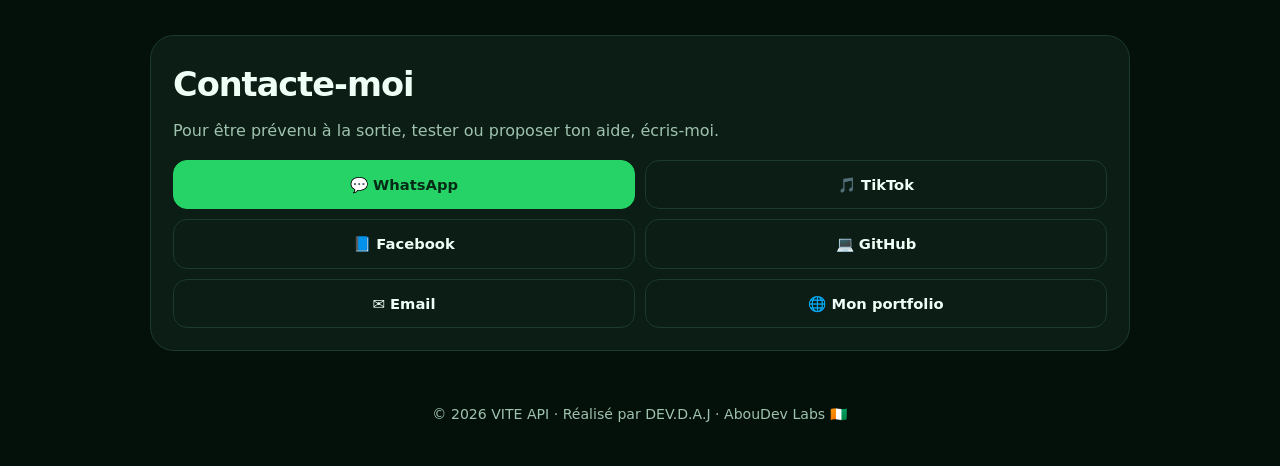
<file: vite-demo/index.html>
<!DOCTYPE html>
<html lang="fr">
<head>
<meta charset="UTF-8">
<meta name="viewport" content="width=device-width, initial-scale=1">
<meta name="theme-color" content="#04110b">
<meta name="description" content="VITE API : paiement mobile Wave, Orange Money, Moov et MTN dans ton application. Par DEV.D.A.J, AbouDev Labs.">
<title>VITE API — Paiement mobile | DEV.D.A.J</title>
<style>
:root{--bg:#04110b;--card:#0b1d15;--line:#1d3b2c;--text:#effff6;--muted:#9fc2ae;--g:#22e07a;--o:#ff922b}
*{box-sizing:border-box}
html{scroll-behavior:smooth}
body{margin:0;background:radial-gradient(ellipse at 80% -10%,rgba(34,224,122,.18),transparent 45%),var(--bg);color:var(--text);font:16px/1.6 system-ui,-apple-system,"Segoe UI",sans-serif}
a{color:inherit;text-decoration:none}
.flag{height:5px;display:flex}.flag span{flex:1}.flag span:nth-child(1){background:#f58220}.flag span:nth-child(2){background:#fff}.flag span:nth-child(3){background:#159447}
.wrap{width:min(calc(100% - 32px),980px);margin:0 auto}
.top{display:flex;justify-content:space-between;align-items:center;padding:16px 0}
.logo{font-weight:900;font-size:1.25rem;letter-spacing:.03em}.logo b{color:var(--g)}
.badge{font-size:.78rem;border:1px solid var(--o);color:var(--o);padding:4px 10px;border-radius:999px;font-weight:700}
.hero{padding:22px 0;display:grid;gap:26px}
@media(min-width:800px){.hero{grid-template-columns:1.1fr .9fr;align-items:center}}
h1{font-size:clamp(2.2rem,8vw,4rem);line-height:1.02;margin:0 0 12px;letter-spacing:-.04em}
h1 span{color:var(--g)}
.lead{color:var(--muted);font-size:1.1rem;margin:0 0 18px}
.btns{display:flex;flex-wrap:wrap;gap:10px}
.btn{display:inline-flex;align-items:center;justify-content:center;gap:8px;padding:14px 20px;border-radius:14px;border:1px solid var(--line);background:var(--card);color:var(--text);font-weight:800;font-size:1rem;cursor:pointer;font-family:inherit}
.btn.main{background:var(--g);color:#032214;border-color:var(--g)}
.btn.wa{background:#25d366;color:#052b16;border-color:#25d366}
.note{color:var(--muted);font-size:.85rem;margin-top:12px}
.phwrap{text-align:center}
.ph{position:relative;width:min(290px,84vw);height:580px;margin:0 auto;border:9px solid #14301f;border-radius:44px;background:#030a06;overflow:hidden;box-shadow:0 24px 70px rgba(34,224,122,.25)}
.nt{position:absolute;top:8px;left:50%;transform:translateX(-50%);width:84px;height:22px;background:#000;border-radius:14px;z-index:30}
.sb{position:absolute;top:11px;left:22px;right:22px;display:flex;justify-content:space-between;font-size:.7rem;font-weight:700;z-index:29}
.hb{position:absolute;bottom:7px;left:50%;transform:translateX(-50%);width:100px;height:4px;border-radius:4px;background:#dfffe9;opacity:.7;z-index:30}
.sc{position:absolute;inset:0;padding:50px 14px 28px;display:flex;flex-direction:column;gap:10px;opacity:0;pointer-events:none;transition:opacity .45s;background:#071a10;text-align:left}
.sc.on{opacity:1}
.hd{display:flex;align-items:center;gap:10px;padding:6px 4px}
.hd b{display:block}
.hd small{color:var(--g);font-size:.72rem}
.av{width:38px;height:38px;border-radius:50%;display:grid;place-items:center;background:linear-gradient(135deg,var(--g),#0b8a4a);font-size:1.2rem;color:#032214}
.bx{background:var(--card);border:1px solid var(--line);border-radius:14px;padding:10px 12px;font-size:.85rem}
.bx small{display:block;color:var(--muted);font-size:.7rem}
.bx.big{font-size:1rem;text-align:center;padding:18px 12px}
.key{font-family:ui-monospace,Consolas,monospace;font-size:.8rem;color:var(--g);margin-top:4px;min-height:1.3em;word-break:break-all}
.pb{border:0;border-radius:14px;padding:13px;background:var(--g);color:#032214;font-weight:800;font-size:.95rem;font-family:inherit}
.code{background:#020805;border:1px solid var(--line);border-radius:14px;padding:12px;font-family:ui-monospace,Consolas,monospace;font-size:.78rem;line-height:1.7}
.code span{display:block;white-space:pre;color:#b8ffd4;opacity:0}
.sc.on .code span{animation:ln .4s both}
.code span:nth-child(2){animation-delay:.5s!important}
.code span:nth-child(3){animation-delay:1s!important}
.code span:nth-child(4){animation-delay:1.5s!important}
.code span:nth-child(5){animation-delay:2s!important}
@keyframes ln{from{opacity:0;transform:translateX(-8px)}to{opacity:1;transform:none}}
.ops{display:grid;grid-template-columns:1fr 1fr;gap:10px}
.op{background:var(--card);border:1px solid var(--line);border-radius:14px;padding:16px 6px;text-align:center;font-weight:800;font-size:.85rem}
.pin{display:flex;gap:10px;justify-content:center;margin:6px 0}
.pin i{width:14px;height:14px;border-radius:50%;border:2px solid var(--g)}
.sc.on .pin i{animation:fill .3s both}
.pin i:nth-child(1){animation-delay:.8s!important}
.pin i:nth-child(2){animation-delay:1.1s!important}
.pin i:nth-child(3){animation-delay:1.4s!important}
.pin i:nth-child(4){animation-delay:1.7s!important}
@keyframes fill{to{background:var(--g)}}
.ctr{align-items:center;justify-content:center;text-align:center}
.okc{width:84px;height:84px;border-radius:50%;display:grid;place-items:center;background:var(--g);color:#032214;font-size:3rem;font-weight:900}
.ctr h3{margin:8px 0 2px;font-size:1.4rem}
.chip{background:var(--card);border:1px solid var(--line);border-radius:999px;padding:7px 12px;font-size:.75rem;color:var(--muted)}
.bb{background:var(--card);border:1px solid var(--g);border-radius:14px;padding:12px;font-size:.88rem}
.sc.on .bb{animation:rise .6s both}
.bb:nth-of-type(2){animation-delay:.4s!important}
.bb:nth-of-type(3){animation-delay:.9s!important}
.bb:nth-of-type(4){animation-delay:1.4s!important}
@keyframes rise{from{opacity:0;transform:translateY(20px)}to{opacity:1;transform:none}}
.sc.on .pop{animation:popin .5s .3s both}
@keyframes popin{from{opacity:0;transform:scale(.6)}}
.end{align-items:center;justify-content:center;text-align:center;background:radial-gradient(circle at 50% 35%,#0f4a2a,#030a06 70%)}
.end .lg{width:92px;height:92px;border-radius:26px;display:grid;place-items:center;font-size:3rem;background:linear-gradient(135deg,var(--g),#0b8a4a);color:#032214}
.end h3{margin:12px 0 2px;font-size:1.6rem}
.end p{margin:0;color:var(--muted);font-size:.9rem}
.chips{display:flex;flex-wrap:wrap;gap:6px;justify-content:center;margin-top:14px}
.chips span{font-size:.72rem;background:var(--card);border:1px solid var(--line);padding:6px 10px;border-radius:999px}
.fg{position:absolute;z-index:40;font-size:34px;opacity:0;left:50%;top:70%;transition:left .9s ease,top .9s ease,opacity .3s,transform .2s;pointer-events:none;filter:drop-shadow(0 3px 4px rgba(0,0,0,.4))}
.fg.show{opacity:1}
.fg.tap{transform:scale(.75)}
.pu{animation:pu 1.1s infinite}
@keyframes pu{0%{box-shadow:0 0 0 0 rgba(34,224,122,.8)}100%{box-shadow:0 0 0 14px rgba(34,224,122,0)}}
.cp{min-height:3em;margin:14px auto 0;max-width:290px;font-weight:700}
section.blk{padding:26px 0}
h2{font-size:clamp(1.5rem,5vw,2.1rem);margin:0 0 6px;letter-spacing:-.03em}
.sub{color:var(--muted);margin:0 0 16px}
.grid{display:grid;gap:12px;grid-template-columns:1fr}
@media(min-width:600px){.grid{grid-template-columns:1fr 1fr}}
.card{background:var(--card);border:1px solid var(--line);border-radius:18px;padding:18px}
.card .ic{font-size:1.8rem}
.card h3{margin:8px 0 4px;font-size:1.05rem}
.card p{margin:0;color:var(--muted);font-size:.92rem}
.snip{background:#020805;border:1px solid var(--line);border-radius:14px;padding:14px;font-family:ui-monospace,Consolas,monospace;font-size:.82rem;color:#b8ffd4;overflow-x:auto;white-space:pre;margin:0}
.contact{background:var(--card);border:1px solid var(--line);border-radius:24px;padding:22px}
.links{display:grid;grid-template-columns:1fr 1fr;gap:10px;margin-top:14px}
.links .btn{font-size:.92rem;padding:12px 8px}
footer{padding:26px 0 40px;color:var(--muted);font-size:.88rem;text-align:center}
.float{position:fixed;right:14px;bottom:14px;width:58px;height:58px;border-radius:50%;background:#25d366;display:grid;place-items:center;font-size:1.7rem;border:2px solid rgba(255,255,255,.8);box-shadow:0 8px 24px rgba(0,0,0,.4);z-index:20}
@media(prefers-reduced-motion:reduce){*{animation:none!important;scroll-behavior:auto}.code span{opacity:1}}
</style>
<link rel="manifest" href="manifest.json">
<link rel="icon" href="icon-192.png">
<link rel="apple-touch-icon" href="icon-192.png">
</head>
<body>
<div class="flag"><span></span><span></span><span></span></div>
<div class="wrap">
  <div class="top"><div class="logo">⚡ VITE <b>API</b></div><span class="badge">Bientôt disponible</span></div>

  <div class="hero">
    <div>
      <h1>Le paiement mobile dans <span>ton application.</span></h1>
      <p class="lead">VITE API est conçue pour que ton site ou ton application accepte Wave, Orange Money, Moov Money et MTN avec quelques lignes de code.</p>
      <div class="btns">
        <button class="btn main" id="btnVoix" type="button">🔊 Écouter la démo parlée</button>
        <a class="btn wa" id="waMain" href="#" target="_blank" rel="noopener noreferrer">💬 Me prévenir sur WhatsApp</a>
      </div>
      <p class="note" id="voixMsg" hidden></p>
      <p class="note">Démonstration : simulation, aucun vrai paiement.</p>
    </div>
    <div class="phwrap">
      <div class="ph" id="ph" aria-hidden="true">
        <div class="nt"></div>
        <div class="sb"><span>10:30</span><span>📶 🔋</span></div>

        <section class="sc on" id="a1">
          <div class="hd"><span class="av">⚡</span><div><b>VITE API</b><small>Espace développeur</small></div></div>
          <div class="bx"><small>Ma clé API</small><div class="key" id="key">Aucune clé pour l'instant</div></div>
          <button class="pb" id="tKey" type="button">🔑 Créer ma clé</button>
          <div class="bx"><small>Mode</small><b>Test (sandbox)</b></div>
        </section>

        <section class="sc" id="a2">
          <div class="hd"><span class="av">💻</span><div><b>Mon application</b><small>Quelques lignes de code</small></div></div>
          <div class="code"><span>fetch('/paiement', {</span><span>  operateur: 'wave',</span><span>  montant: 500,</span><span>  numero: '07XXXXXXXX'</span><span>})</span></div>
          <button class="pb" id="tCopy" type="button">📋 Copier le code</button>
        </section>

        <section class="sc" id="a3">
          <div class="hd"><span class="av">🛍️</span><div><b>Boutique du client</b><small>Total : 500 FCFA</small></div></div>
          <div class="bx">Payer avec :</div>
          <div class="ops"><div class="op" id="tWave">Wave</div><div class="op">Orange Money</div><div class="op">Moov Money</div><div class="op">MTN</div></div>
        </section>

        <section class="sc" id="a4">
          <div class="hd"><span class="av">📱</span><div><b>Téléphone du client</b><small>Message de l'opérateur</small></div></div>
          <div class="bx big">Confirmer le paiement de <b>500 FCFA</b> ?</div>
          <div class="pin"><i></i><i></i><i></i><i></i></div>
          <button class="pb" id="tConfirm" type="button">✅ Confirmer</button>
        </section>

        <section class="sc ctr" id="a5">
          <div class="okc pop">✓</div>
          <h3>Paiement effectué</h3>
          <div class="bx"><b>500 FCFA</b><small>Transaction : VT-EXEMPLE-0001</small></div>
          <div class="chip">Exemple de simulation</div>
        </section>

        <section class="sc" id="a6">
          <div class="hd"><span class="av">🔔</span><div><b>Mon application</b><small>Notification automatique</small></div></div>
          <div class="bb">🔔 Paiement reçu : 500 FCFA</div>
          <div class="bb">📦 Commande validée toute seule</div>
          <div class="bb">🧾 Reçu envoyé au client</div>
        </section>

        <section class="sc end" id="a7">
          <div class="lg">⚡</div>
          <h3>VITE API</h3>
          <p>Le paiement mobile, simplifié.<br>Powered by AbouDev Labs 🇨🇮</p>
          <div class="chips"><span>Wave</span><span>Orange Money</span><span>Moov Money</span><span>MTN</span></div>
        </section>

        <div class="fg" id="fg">👆</div>
        <div class="hb"></div>
      </div>
      <p class="cp" id="cap"></p>
    </div>
  </div>

  <section class="blk">
    <h2>Ce que VITE API est conçue pour faire</h2>
    <p class="sub">Pensée pour les développeurs ivoiriens.</p>
    <div class="grid">
      <div class="card"><div class="ic">⚡</div><h3>Intégration rapide</h3><p>Quelques lignes de code pour accepter un paiement mobile.</p></div>
      <div class="card"><div class="ic">📲</div><h3>Quatre opérateurs</h3><p>Wave, Orange Money, Moov Money et MTN Mobile Money.</p></div>
      <div class="card"><div class="ic">🔔</div><h3>Notification immédiate</h3><p>Ton application est prévenue dès que le paiement est confirmé.</p></div>
      <div class="card"><div class="ic">🧪</div><h3>Mode test</h3><p>Teste sans argent réel avant de passer en production.</p></div>
    </div>
  </section>

  <section class="blk">
    <h2>Exemple d'utilisation</h2>
    <p class="sub">Aperçu du code prévu (exemple, la version finale peut changer).</p>
    <pre class="snip">fetch('https://api.exemple.com/paiement', {
  method: 'POST',
  headers: { 'x-api-key': 'VOTRE_CLE_API' },
  body: JSON.stringify({
    operateur: 'wave',
    numero: '07XXXXXXXX',
    montant: 500
  })
})</pre>
  </section>

  <section class="blk" id="contact">
    <div class="contact">
      <h2>Contacte-moi</h2>
      <p class="sub">Pour être prévenu à la sortie, tester ou proposer ton aide, écris-moi.</p>
      <div class="links">
        <a class="btn wa" id="waLink" href="#" target="_blank" rel="noopener noreferrer">💬 WhatsApp</a>
        <a class="btn" href="https://www.tiktok.com/@aboujohan.dev" target="_blank" rel="noopener noreferrer">🎵 TikTok</a>
        <a class="btn" href="https://facebook.com/profile.php?id=61575741733606" target="_blank" rel="noopener noreferrer">📘 Facebook</a>
        <a class="btn" href="https://github.com/daboujohan-hub" target="_blank" rel="noopener noreferrer">💻 GitHub</a>
        <a class="btn" href="mailto:daboujohan@gmail.com">✉️ Email</a>
        <a class="btn" href="../">🌐 Mon portfolio</a>
      </div>
    </div>
  </section>

  <footer>© <span id="an">2026</span> VITE API · Réalisé par DEV.D.A.J · AbouDev Labs 🇨🇮</footer>
</div>
<a class="float" id="waFloat" href="#" target="_blank" rel="noopener noreferrer" aria-label="Écrire sur WhatsApp">💬</a>
<script>
var NUM = '2250565961287';
var wa = function (t) { return 'https://wa.me/' + NUM + '?text=' + encodeURIComponent(t); };
document.getElementById('waMain').href = wa("Bonjour DEV.D.A.J, je veux être prévenu(e) quand VITE API sera disponible.");
document.getElementById('waLink').href = wa("Bonjour DEV.D.A.J, je viens de la page VITE API.");
document.getElementById('waFloat').href = wa("Bonjour DEV.D.A.J, je viens de la page VITE API.");
document.getElementById('an').textContent = new Date().getFullYear();
</script>
<script src="demo.js?v=1"></script>
<script>if('serviceWorker' in navigator){navigator.serviceWorker.register('sw.js').catch(function(){});}</script>
</body>
</html>
</file>
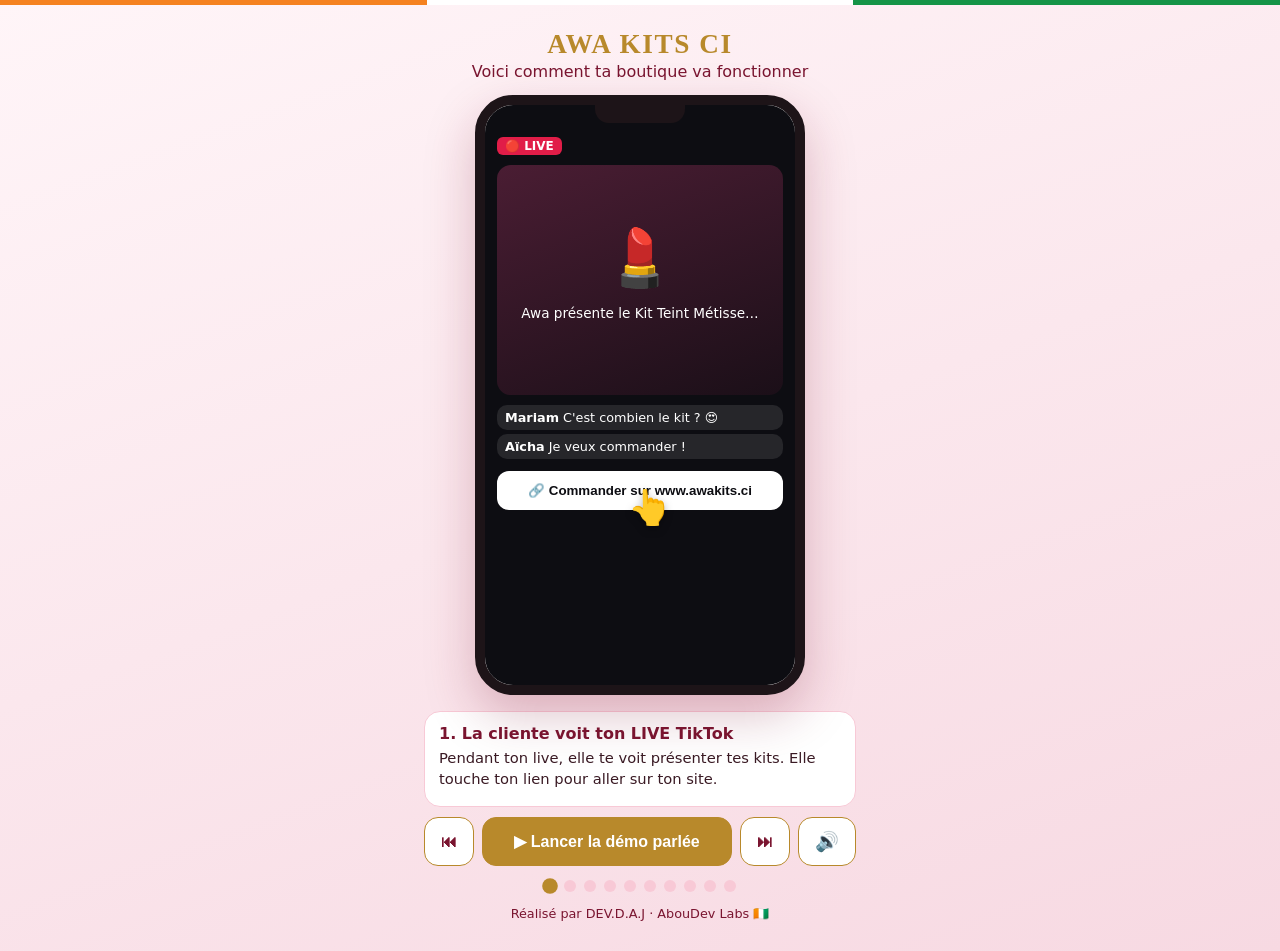
<file: maquettes/awa-kits/index.html>
<!DOCTYPE html>
<html lang="fr">
<head>
  <meta charset="UTF-8">
  <meta name="viewport" content="width=device-width, initial-scale=1">
  <title>AWA KITS CI — Maquette | DEV.D.A.J</title>
  <link rel="stylesheet" href="style.css?v=3">
<link rel="manifest" href="manifest.json">
<link rel="icon" href="icon-192.png">
<link rel="apple-touch-icon" href="icon-192.png">
</head>
<body>
  <div class="flag"><span></span><span></span><span></span></div>
  <main class="wrap">
    <header class="top">
      <h1>AWA KITS CI</h1>
      <p>Voici comment ta boutique va fonctionner</p>
    </header>
    <div id="err" class="err" hidden></div>

    <div class="phone" id="phone">
      <div class="notch"></div>

      <section class="screen dark" id="s-live">
        <span class="live-badge">🔴 LIVE</span>
        <div class="live-video"><div><div class="avatar">💄</div><p>Awa présente le Kit Teint Métisse…</p></div></div>
        <div class="comments">
          <p><b>Mariam</b> C'est combien le kit ? 😍</p>
          <p><b>Aïcha</b> Je veux commander !</p>
        </div>
        <button class="link-btn" id="tapSite">🔗 Commander sur www.awakits.ci</button>
      </section>

      <section class="screen" id="s-home">
        <div class="bar"><span>👑 AWA KITS CI</span><span>🛒</span></div>
        <div class="hero"><h3>Kit Teint Métisse</h3><p>Éclat naturel · 100% naturel</p><div class="big-emoji">🧴✨</div></div>
        <h4>Nos produits</h4>
        <div class="grid">
          <div class="card" id="tapSerum"><div class="ph">🧴</div><b>Sérum Éclat</b><span class="price" data-price></span></div>
          <div class="card"><div class="ph">🧼</div><b>Savon éclaircissant</b><span class="price">3 000 FCFA</span></div>
        </div>
        <div class="livebox">🔴 LIVE EN COURS · Regarder maintenant</div>
        <div class="toast" id="toastHome">✨ Prix mis à jour en direct</div>
      </section>

      <section class="screen" id="s-prod">
        <div class="bar"><span>← Retour</span><span>👑 AWA KITS CI</span></div>
        <div class="photo">🧴</div>
        <div class="video">▶ Vidéo du produit</div>
        <h3>Sérum Éclat Teint Métisse</h3>
        <span class="price big" data-price></span>
        <div class="qty">Quantité : <b>− 1 +</b></div>
        <button class="cart" id="tapCart">🛒 Ajouter au panier</button>
      </section>

      <section class="screen" id="s-cart">
        <div class="bar"><span>← Boutique</span><span>🛒 Mon panier</span></div>
        <div class="row"><span class="ph2">🧴</span><div><b>Sérum Éclat Teint Métisse</b><small>Quantité : 1</small></div><span class="price" data-price></span></div>
        <div class="line"><span>Livraison Abidjan</span><b>1 000 FCFA</b></div>
        <div class="line total"><span>Total</span><b data-total></b></div>
        <button class="wa" id="tapWa">💬 Commander sur WhatsApp</button>
        <p class="note">Paiement à la livraison</p>
      </section>

      <section class="screen wa-screen" id="s-wa">
        <div class="wa-top">🟢 Awa Kits CI</div>
        <div id="chat"></div>
      </section>

      <section class="screen" id="s-dash">
        <div class="bar"><span>✨ Tableau de bord</span><span>Awa</span></div>
        <div class="stats3">
          <div class="st"><small>CA du jour</small><b data-total></b></div>
          <div class="st"><small>Commandes</small><b>1</b></div>
          <div class="st"><small>Stock</small><b>11</b></div>
        </div>
        <h4>🔔 Nouvelle commande</h4>
        <div class="order"><b>Mariam K.</b><small>1 × Sérum Éclat · <span data-total></span></small><span class="badge wait">🟡 En attente</span></div>
        <div class="tabs"><span>🏠 Accueil</span><span>🧴 Produits</span><span class="act" id="tapOrders">📦 Commandes</span></div>
      </section>

      <section class="screen" id="s-orders">
        <div class="bar"><span>📦 Commandes</span><span>Awa</span></div>
        <div class="order"><b>Mariam K. · Abidjan</b><small>1 × Sérum Éclat · <span data-total></span></small><span class="badge wait" id="status">🟡 En attente</span><button class="mini" id="tapDeliver">✅ Marquer comme livrée</button></div>
        <div class="order"><b>Aïcha D. · Bouaké</b><small>1 × Savon éclaircissant · 4 000 FCFA</small><span class="badge ok">🟢 Livrée</span></div>
        <div class="toast" id="toastOrders">✔ Statut mis à jour</div>
      </section>

      <section class="screen" id="s-admin">
        <div class="bar"><span>✨ Modifier le produit</span><span>Awa</span></div>
        <span class="lbl">Photo / Vidéo</span><div class="input">📷 Choisir un fichier</div>
        <span class="lbl">Nom du produit</span><div class="input">Sérum Éclat Teint Métisse</div>
        <span class="lbl">Prix FCFA</span><div class="input" id="adminPrice">8500</div>
        <span class="lbl">Stock</span><div class="input">11</div>
        <button class="save" id="tapSave">✅ Enregistrer</button>
        <div class="toast" id="toastAdmin">✔ Enregistré !</div>
      </section>

      <section class="screen" id="s-contact">
        <div class="bar"><span>← Retour</span><span>📞 Contact</span></div>
        <div class="ct">💬<div><b>WhatsApp</b><small>Réponse rapide, 7j/7</small></div></div>
        <div class="ct">🎵<div><b>TikTok</b><small>Tes lives chaque semaine</small></div></div>
        <div class="ct">📍<div><b>Abidjan</b><small>Livraison partout en Côte d'Ivoire</small></div></div>
        <div class="ct">⏰<div><b>Horaires</b><small>8h – 20h, tous les jours</small></div></div>
      </section>

      <div class="finger" id="finger">👆</div>
    </div>

    <section class="caption"><b id="capTitle"></b><p id="capText"></p></section>
    <nav class="controls">
      <button id="btnPrev" aria-label="Étape précédente">⏮</button>
      <button id="btnPlay" class="primary">▶ Lancer la démo</button>
      <button id="btnNext" aria-label="Étape suivante">⏭</button>
      <button id="btnVoice" aria-label="Activer ou couper la voix">🔊</button>
    </nav>
    <div class="dots" id="dots"></div>
    <footer>Réalisé par DEV.D.A.J · AbouDev Labs 🇨🇮</footer>
  </main>
  <script>
    window.addEventListener('error', function (e) {
      var b = document.getElementById('err');
      if (!b) return;
      var t = e.target;
      b.hidden = false;
      b.textContent = (t && t.tagName === 'SCRIPT')
        ? 'Fichier introuvable : ' + t.getAttribute('src')
        : 'Erreur : ' + e.message + ' (ligne ' + e.lineno + ')';
    }, true);
  </script>
  <script src="demo.js?v=3"></script>
<script>if('serviceWorker' in navigator){navigator.serviceWorker.register('sw.js').catch(function(){});}</script>
</body>
</html>
</file>
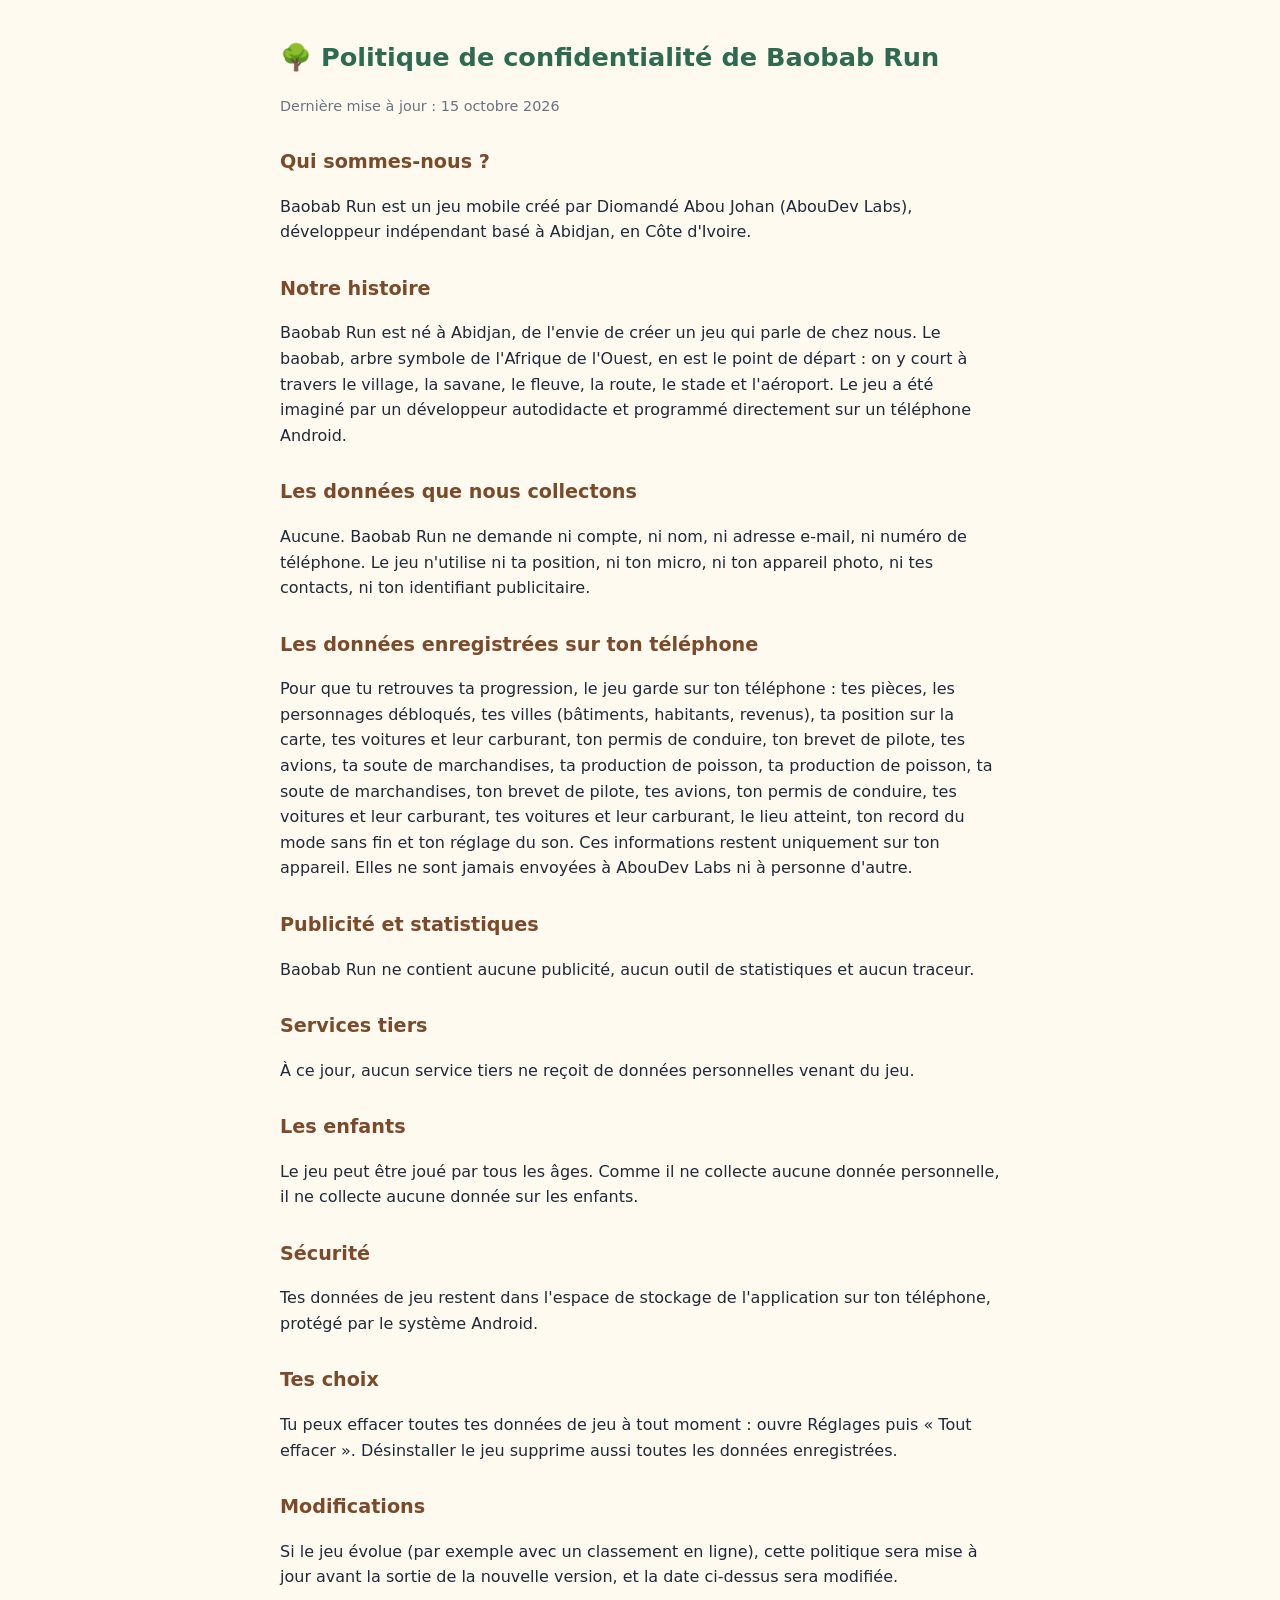
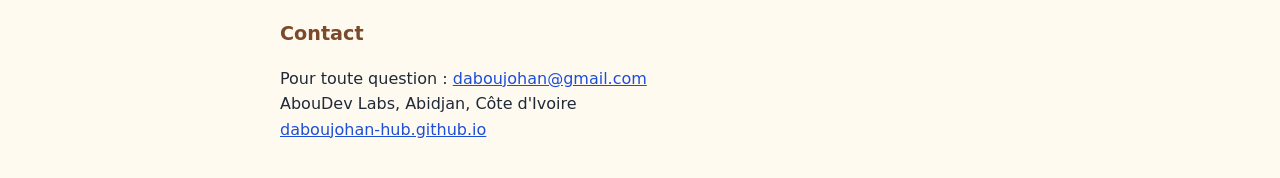
<file: baobab-run/confidentialite.html>
<!DOCTYPE html>
<html lang="fr">
<head>
<meta charset="utf-8">
<meta name="viewport" content="width=device-width, initial-scale=1">
<title>Politique de confidentialité — Baobab Run</title>
<style>
  body{font-family:system-ui,-apple-system,Segoe UI,Roboto,sans-serif;line-height:1.6;max-width:720px;margin:0 auto;padding:20px;color:#1f2937;background:#fffaf0}
  h1{font-size:1.6rem;color:#2d6a4f}
  h2{font-size:1.2rem;margin-top:1.8rem;color:#7b4a2a}
  a{color:#1d4ed8}
  .maj{color:#6b7280;font-size:.9rem}
  @media (prefers-color-scheme:dark){body{background:#111827;color:#e5e7eb}h1{color:#74c69d}h2{color:#f4a259}a{color:#93c5fd}.maj{color:#9ca3af}}
</style>
</head>
<body>
<h1>🌳 Politique de confidentialité de Baobab Run</h1>
<p class="maj">Dernière mise à jour : 15 octobre 2026</p>

<h2>Qui sommes-nous ?</h2>
<p>Baobab Run est un jeu mobile créé par Diomandé Abou Johan (AbouDev Labs), développeur indépendant basé à Abidjan, en Côte d'Ivoire.</p>

<h2>Notre histoire</h2>
<p>Baobab Run est né à Abidjan, de l'envie de créer un jeu qui parle de chez nous. Le baobab, arbre symbole de l'Afrique de l'Ouest, en est le point de départ : on y court à travers le village, la savane, le fleuve, la route, le stade et l'aéroport. Le jeu a été imaginé par un développeur autodidacte et programmé directement sur un téléphone Android.</p>
<!-- Tu peux ajouter ici, avec tes mots, ce qui t'a donné l'idée du jeu. -->

<h2>Les données que nous collectons</h2>
<p>Aucune. Baobab Run ne demande ni compte, ni nom, ni adresse e-mail, ni numéro de téléphone. Le jeu n'utilise ni ta position, ni ton micro, ni ton appareil photo, ni tes contacts, ni ton identifiant publicitaire.</p>

<h2>Les données enregistrées sur ton téléphone</h2>
<p>Pour que tu retrouves ta progression, le jeu garde sur ton téléphone : tes pièces, les personnages débloqués, tes villes (bâtiments, habitants, revenus), ta position sur la carte, tes voitures et leur carburant, ton permis de conduire, ton brevet de pilote, tes avions, ta soute de marchandises, ta production de poisson, ta production de poisson, ta soute de marchandises, ton brevet de pilote, tes avions, ton permis de conduire, tes voitures et leur carburant, tes voitures et leur carburant, le lieu atteint, ton record du mode sans fin et ton réglage du son. Ces informations restent uniquement sur ton appareil. Elles ne sont jamais envoyées à AbouDev Labs ni à personne d'autre.</p>

<h2>Publicité et statistiques</h2>
<p>Baobab Run ne contient aucune publicité, aucun outil de statistiques et aucun traceur.</p>

<h2>Services tiers</h2>
<p>À ce jour, aucun service tiers ne reçoit de données personnelles venant du jeu.</p>

<h2>Les enfants</h2>
<p>Le jeu peut être joué par tous les âges. Comme il ne collecte aucune donnée personnelle, il ne collecte aucune donnée sur les enfants.</p>

<h2>Sécurité</h2>
<p>Tes données de jeu restent dans l'espace de stockage de l'application sur ton téléphone, protégé par le système Android.</p>

<h2>Tes choix</h2>
<p>Tu peux effacer toutes tes données de jeu à tout moment : ouvre Réglages puis « Tout effacer ». Désinstaller le jeu supprime aussi toutes les données enregistrées.</p>

<h2>Modifications</h2>
<p>Si le jeu évolue (par exemple avec un classement en ligne), cette politique sera mise à jour avant la sortie de la nouvelle version, et la date ci-dessus sera modifiée.</p>

<h2>Contact</h2>
<p>Pour toute question : <a href="mailto:daboujohan@gmail.com">daboujohan@gmail.com</a><br>
AbouDev Labs, Abidjan, Côte d'Ivoire<br>
<a href="https://daboujohan-hub.github.io">daboujohan-hub.github.io</a></p>
</body>
</html>
</file>
<file: boutique-demo-v3/style.css>
* {
    margin: 0;
    padding: 0;
    box-sizing: border-box;
}

:root {
    --primary: #1a472a;
    --secondary: #ffd700;
    --accent: #ff6b6b;
    --light: #f8f9fa;
    --text: #2c3e50;
    --text-light: #7f8c8d;
    --border: #ecf0f1;
    --shadow: 0 10px 30px rgba(0,0,0,0.1);
    --shadow-sm: 0 2px 8px rgba(0,0,0,0.05);
}

body {
    font-family: 'Segoe UI', 'Helvetica Neue', sans-serif;
    background: linear-gradient(135deg, #f8f9fa 0%, #ecf0f1 100%);
    color: var(--text);
    line-height: 1.6;
}

.container {
    max-width: 1200px;
    margin: 0 auto;
    padding: 0 20px;
}

/* ===== HEADER ===== */
.header {
    background: linear-gradient(135deg, var(--primary) 0%, #2d6e46 100%);
    color: white;
    padding: 20px 0;
    box-shadow: var(--shadow);
    position: sticky;
    top: 0;
    z-index: 100;
}

.header .container {
    display: flex;
    justify-content: space-between;
    align-items: center;
}

.logo {
    font-size: 22px;
    font-weight: 900;
    letter-spacing: 2px;
    display: flex;
    flex-direction: column;
    gap: 4px;
}

.logo small {
    font-size: 11px;
    opacity: 0.9;
    font-weight: 600;
    letter-spacing: 1px;
}

.cart-icon {
    cursor: pointer;
    font-size: 22px;
    display: flex;
    align-items: center;
    gap: 10px;
    padding: 12px 20px;
    background: var(--secondary);
    color: var(--primary);
    border-radius: 50px;
    font-weight: bold;
    transition: all 0.3s cubic-bezier(0.34, 1.56, 0.64, 1);
    box-shadow: 0 5px 15px rgba(255, 215, 0, 0.3);
    border: 2px solid white;
}

.cart-icon:hover {
    transform: scale(1.08) rotate(-5deg);
    box-shadow: 0 8px 20px rgba(255, 215, 0, 0.4);
}

.cart-count {
    min-width: 24px;
    height: 24px;
    background: var(--accent);
    color: white;
    border-radius: 50%;
    display: flex;
    align-items: center;
    justify-content: center;
    font-size: 14px;
    font-weight: bold;
}

/* ===== BANNIÈRE ===== */
.banner {
    background: linear-gradient(135deg, var(--primary) 0%, #2d6e46 50%, var(--secondary) 100%);
    color: white;
    text-align: center;
    padding: 60px 20px;
    margin-bottom: 40px;
    border-radius: 20px;
    margin-top: 20px;
    box-shadow: var(--shadow);
    animation: slideDown 0.6s ease-out;
}

@keyframes slideDown {
    from {
        opacity: 0;
        transform: translateY(-30px);
    }
    to {
        opacity: 1;
        transform: translateY(0);
    }
}

.banner h1 {
    font-size: 48px;
    margin-bottom: 15px;
    font-weight: 900;
    letter-spacing: -1px;
}

.banner p {
    font-size: 18px;
    opacity: 0.95;
    font-weight: 500;
}

/* ===== FILTRES ===== */
.filters {
    background: white;
    padding: 25px 0;
    margin-bottom: 40px;
    border-radius: 15px;
    box-shadow: var(--shadow-sm);
}

.filters .container {
    display: flex;
    gap: 15px;
    flex-wrap: wrap;
}

#searchInput, #filterSort {
    padding: 14px 18px;
    border: 2px solid var(--border);
    border-radius: 10px;
    font-size: 15px;
    flex: 1;
    min-width: 200px;
    background: white;
    transition: all 0.3s ease;
    font-weight: 500;
}

#searchInput:focus, #filterSort:focus {
    outline: none;
    border-color: var(--secondary);
    box-shadow: 0 0 0 4px rgba(255, 215, 0, 0.1);
    background: #fffef5;
}

/* ===== PRODUITS ===== */
.products {
    margin-bottom: 60px;
}

.products-grid {
    display: grid;
    grid-template-columns: repeat(auto-fill, minmax(200px, 1fr));
    gap: 25px;
    animation: fadeIn 0.6s ease-out;
}

@keyframes fadeIn {
    from {
        opacity: 0;
    }
    to {
        opacity: 1;
    }
}

.product-card {
    background: white;
    border-radius: 15px;
    overflow: hidden;
    box-shadow: var(--shadow-sm);
    transition: all 0.4s cubic-bezier(0.34, 1.56, 0.64, 1);
    cursor: pointer;
    position: relative;
    border: 1px solid var(--border);
}

.product-card::before {
    content: '';
    position: absolute;
    top: 0;
    left: 0;
    right: 0;
    height: 4px;
    background: linear-gradient(90deg, var(--primary), var(--secondary));
    z-index: 2;
}

.product-card:hover {
    transform: translateY(-10px);
    box-shadow: 0 15px 40px rgba(0,0,0,0.15);
}

.product-image {
    width: 100%;
    height: 180px;
    background: linear-gradient(135deg, #f0f4f8 0%, #e8ecf1 100%);
    display: flex;
    align-items: center;
    justify-content: center;
    font-size: 70px;
    position: relative;
    overflow: hidden;
}

.product-image::after {
    content: '';
    position: absolute;
    width: 100%;
    height: 100%;
    background: radial-gradient(circle, rgba(255,255,255,0.3) 0%, transparent 70%);
}

.product-info {
    padding: 20px;
}

.product-name {
    font-weight: 700;
    font-size: 16px;
    margin-bottom: 10px;
    color: var(--text);
    line-height: 1.4;
}

.product-price {
    font-size: 24px;
    color: var(--secondary);
    font-weight: 900;
    margin-bottom: 8px;
    letter-spacing: -0.5px;
}

.product-rating {
    font-size: 13px;
    color: #ff9800;
    margin-bottom: 15px;
    font-weight: 600;
}

.btn-add {
    width: 100%;
    padding: 12px;
    background: linear-gradient(135deg, var(--primary) 0%, #2d6e46 100%);
    color: white;
    border: none;
    border-radius: 8px;
    cursor: pointer;
    font-weight: 700;
    transition: all 0.3s ease;
    font-size: 14px;
    letter-spacing: 0.5px;
}

.btn-add:hover {
    transform: scale(1.02);
    box-shadow: 0 8px 20px rgba(26, 71, 42, 0.3);
}

.btn-add:active {
    transform: scale(0.98);
}

/* ===== MODAL ===== */
.modal {
    display: none;
    position: fixed;
    top: 0;
    left: 0;
    width: 100%;
    height: 100%;
    background: rgba(0,0,0,0.6);
    z-index: 2000;
    overflow-y: auto;
    backdrop-filter: blur(5px);
}

.modal.active {
    display: flex;
    align-items: center;
    justify-content: center;
    animation: fadeIn 0.3s ease-out;
}

.modal-content {
    background: white;
    padding: 35px;
    border-radius: 20px;
    max-width: 600px;
    width: 95%;
    position: relative;
    max-height: 90vh;
    overflow-y: auto;
    box-shadow: 0 20px 60px rgba(0,0,0,0.3);
    animation: slideUp 0.4s cubic-bezier(0.34, 1.56, 0.64, 1);
}

@keyframes slideUp {
    from {
        opacity: 0;
        transform: translateY(50px);
    }
    to {
        opacity: 1;
        transform: translateY(0);
    }
}

.close {
    position: absolute;
    top: 15px;
    right: 20px;
    font-size: 32px;
    cursor: pointer;
    color: #999;
    transition: 0.3s;
    line-height: 1;
}

.close:hover {
    color: var(--accent);
    transform: rotate(90deg);
}

.modal-content h2 {
    margin-bottom: 25px;
    color: var(--primary);
    font-size: 28px;
    font-weight: 900;
}

/* ===== PANIER ===== */
#cartItems {
    margin-bottom: 25px;
    max-height: 400px;
    overflow-y: auto;
}

.cart-item {
    display: flex;
    justify-content: space-between;
    align-items: flex-start;
    padding: 15px;
    border-bottom: 1px solid var(--border);
    margin-bottom: 15px;
    border-radius: 10px;
    background: #f8f9fa;
    transition: 0.3s;
}

.cart-item:hover {
    background: #f0f4f8;
}

.cart-item-info {
    flex: 1;
}

.cart-item-name {
    font-weight: 700;
    margin-bottom: 8px;
    font-size: 15px;
}

.cart-item-price {
    color: var(--secondary);
    font-weight: 900;
    font-size: 18px;
}

.cart-remove {
    background: var(--accent);
    color: white;
    border: none;
    padding: 8px 12px;
    border-radius: 6px;
    cursor: pointer;
    font-weight: 600;
    transition: 0.3s;
}

.cart-remove:hover {
    transform: scale(1.05);
    box-shadow: 0 5px 15px rgba(255, 107, 107, 0.3);
}

.cart-total {
    background: linear-gradient(135deg, var(--primary) 0%, #2d6e46 100%);
    color: white;
    padding: 20px;
    border-radius: 12px;
    margin-bottom: 25px;
    font-size: 20px;
    text-align: right;
    font-weight: 900;
    letter-spacing: -0.5px;
    box-shadow: 0 8px 20px rgba(26, 71, 42, 0.2);
}

/* ===== BOUTONS ===== */
.btn-primary {
    width: 100%;
    padding: 14px;
    background: linear-gradient(135deg, var(--primary) 0%, #2d6e46 100%);
    color: white;
    border: none;
    border-radius: 10px;
    font-size: 16px;
    font-weight: 900;
    cursor: pointer;
    transition: all 0.3s ease;
    letter-spacing: 0.5px;
    box-shadow: 0 8px 20px rgba(26, 71, 42, 0.2);
}

.btn-primary:hover:not(:disabled) {
    transform: translateY(-3px);
    box-shadow: 0 12px 30px rgba(26, 71, 42, 0.3);
}

.btn-primary:active:not(:disabled) {
    transform: translateY(-1px);
}

.btn-primary:disabled {
    background: #ccc;
    cursor: not-allowed;
    box-shadow: none;
}

/* ===== DÉTAIL PRODUIT ===== */
#productDetail {
    display: grid;
    grid-template-columns: 150px 1fr;
    gap: 30px;
}

.product-detail-image {
    font-size: 100px;
    width: 150px;
    height: 150px;
    background: linear-gradient(135deg, #f0f4f8 0%, #e8ecf1 100%);
    display: flex;
    align-items: center;
    justify-content: center;
    border-radius: 15px;
    box-shadow: 0 10px 30px rgba(0,0,0,0.1);
}

.product-detail-info h3 {
    color: var(--primary);
    margin-bottom: 15px;
    font-size: 28px;
    font-weight: 900;
}

.product-detail-info p {
    margin-bottom: 20px;
    line-height: 1.8;
    color: var(--text-light);
    font-size: 15px;
}

.product-detail-price {
    font-size: 32px;
    color: var(--secondary);
    font-weight: 900;
    margin-bottom: 20px;
    letter-spacing: -1px;
}

.quantity-selector {
    display: flex;
    align-items: center;
    gap: 10px;
    margin-bottom: 25px;
    background: var(--light);
    padding: 10px;
    border-radius: 10px;
    width: fit-content;
}

.quantity-selector button {
    width: 35px;
    height: 35px;
    border: 2px solid var(--secondary);
    border-radius: 8px;
    cursor: pointer;
    background: white;
    font-weight: 900;
    color: var(--primary);
    transition: all 0.3s ease;
}

.quantity-selector button:hover {
    background: var(--secondary);
    color: var(--primary);
    transform: scale(1.1);
}

.quantity-selector input {
    width: 60px;
    text-align: center;
    border: 2px solid var(--secondary);
    padding: 8px;
    border-radius: 8px;
    font-size: 16px;
    font-weight: 700;
    color: var(--primary);
}

/* ===== RESPONSIVE ===== */
@media (max-width: 768px) {
    .products-grid {
        grid-template-columns: repeat(auto-fill, minmax(140px, 1fr));
        gap: 15px;
    }

    .banner {
        padding: 40px 15px;
    }

    .banner h1 {
        font-size: 32px;
    }

    .banner p {
        font-size: 14px;
    }

    #productDetail {
        grid-template-columns: 1fr;
    }

    .product-detail-image {
        width: 100%;
        height: auto;
    }

    .filters .container {
        flex-direction: column;
    }

    #searchInput, #filterSort {
        min-width: 100%;
    }

    .modal-content {
        padding: 25px;
        width: 98%;
    }

    .header .container {
        flex-direction: column;
        gap: 15px;
    }

    .cart-icon {
        width: 100%;
        justify-content: center;
    }
}


/* ===== CATÉGORIES ===== */
.categories { margin-bottom: 25px; }
.categories .container { display: flex; gap: 10px; overflow-x: auto; padding-bottom: 8px; }
.cat-btn {
    padding: 10px 18px; border: 2px solid var(--border); background: white;
    border-radius: 50px; font-weight: 700; font-size: 14px; white-space: nowrap;
    cursor: pointer; transition: all 0.3s ease; color: var(--text);
}
.cat-btn.active { background: var(--primary); color: white; border-color: var(--primary); }

/* ===== INFOS PRODUIT ===== */
.product-category {
    font-size: 12px; font-weight: 700; color: var(--primary);
    text-transform: uppercase; letter-spacing: 1px; margin-bottom: 6px;
}
.product-disponibilite { font-size: 13px; color: #27ae60; font-weight: 600; margin-bottom: 12px; }
.detail-category {
    display: inline-block; background: var(--primary); color: white;
    padding: 4px 12px; border-radius: 50px; font-size: 12px; font-weight: 700; margin-bottom: 10px;
}
.detail-specs { background: var(--light); border-radius: 10px; padding: 15px; margin-bottom: 20px; }
.spec { font-size: 14px; padding: 6px 0; border-bottom: 1px solid var(--border); }
.spec:last-child { border-bottom: none; }

/* ===== FORMULAIRE CLIENT ===== */
.client-form { margin-bottom: 20px; }
.client-form h3 { margin-bottom: 12px; color: var(--primary); }
.client-form input {
    width: 100%; padding: 12px 15px; margin-bottom: 10px;
    border: 2px solid var(--border); border-radius: 10px; font-size: 15px;
}
.client-form input:focus { outline: none; border-color: var(--secondary); }

/* ===== MOBILE : moins de scroll ===== */
@media (max-width: 768px) {
    .header .container { flex-direction: row; gap: 10px; }
    .cart-icon { width: auto; padding: 8px 14px; }
    .logo { font-size: 18px; }
    .banner { padding: 25px 15px; margin-bottom: 20px; }
    .banner h1 { font-size: 24px; }
    .filters { padding: 15px 0; margin-bottom: 15px; }
}


/* ===== COMPACT V2 ===== */
.header { padding: 10px 0; }
.logo { flex-direction: row; align-items: center; gap: 8px; font-size: 16px; letter-spacing: 1px; }
.logo small { display: none; }
.cart-icon { padding: 6px 12px; font-size: 18px; }
.cart-count { min-width: 22px; height: 22px; font-size: 12px; }

.banner { padding: 14px 15px !important; margin: 10px 0 12px !important; border-radius: 14px; }
.banner h1 { font-size: 20px !important; margin-bottom: 4px; }
.banner p { font-size: 13px !important; }

.filters { padding: 10px 0 !important; margin-bottom: 10px !important; }
.filters .container { flex-direction: row !important; gap: 8px; }
#searchInput, #filterSort { min-width: 0 !important; padding: 10px 12px; font-size: 14px; }
#searchInput { flex: 2; }
#filterSort { flex: 1; }

.categories { margin-bottom: 12px; }
.cat-btn { padding: 8px 14px; font-size: 13px; }

.products-grid { grid-template-columns: repeat(2, 1fr) !important; gap: 10px !important; }
.product-image { height: 90px !important; font-size: 44px !important; }
.product-info { padding: 10px !important; }
.product-category { font-size: 10px; margin-bottom: 3px; }
.product-name { font-size: 14px !important; margin-bottom: 4px !important; line-height: 1.25; }
.product-price { font-size: 18px !important; margin-bottom: 4px !important; }
.product-meta { font-size: 11px; color: #7f8c8d; line-height: 1.5; margin-bottom: 8px; }
.product-meta b { color: #2c3e50; }
.product-rating { font-size: 11px !important; margin-bottom: 4px !important; }
.product-disponibilite { font-size: 11px !important; margin-bottom: 8px !important; }
.btn-add { padding: 9px !important; font-size: 13px !important; }
</file>
<file: maquettes/awa-kits/style.css>
:root{--rose:#fdeef2;--rose2:#f8c9d6;--gold:#b8892b;--wine:#7a1530;--ink:#3a1a24}
*{box-sizing:border-box}
body{margin:0;background:linear-gradient(160deg,#fff5f8,#f7d9e2);color:var(--ink);font-family:system-ui,-apple-system,"Segoe UI",sans-serif;min-height:100vh}
.flag{height:5px;display:flex}.flag span{flex:1}.flag span:nth-child(1){background:#f58220}.flag span:nth-child(2){background:#fff}.flag span:nth-child(3){background:#159447}
.wrap{max-width:460px;margin:0 auto;padding:18px 14px 30px;text-align:center}
.top h1{margin:6px 0 2px;font-family:Georgia,serif;color:var(--gold);letter-spacing:.06em;font-size:1.7rem}
.top p{margin:0 0 14px;color:var(--wine)}
.err{margin:0 auto 10px;max-width:360px;background:#b3261e;color:#fff;padding:10px 12px;border-radius:12px;font-size:.85rem}

.phone{position:relative;width:min(330px,88vw);height:600px;margin:0 auto;border:10px solid #1d1418;border-radius:38px;background:#fff;box-shadow:0 20px 50px rgba(122,21,48,.25);overflow:hidden}
.notch{position:absolute;top:0;left:50%;transform:translateX(-50%);width:90px;height:18px;background:#1d1418;border-radius:0 0 14px 14px;z-index:30}
.screen{position:absolute;inset:0;padding:30px 12px 12px;opacity:0;pointer-events:none;transition:opacity .35s;background:var(--rose);text-align:left;overflow:hidden}
.screen.on{opacity:1}

.bar{display:flex;justify-content:space-between;align-items:center;font-weight:700;color:var(--gold);padding:6px 2px 10px;font-size:.9rem}
h3,h4{font-family:Georgia,serif;color:var(--wine)}
h3{margin:8px 0 2px;font-size:1.05rem}
h4{margin:14px 0 8px}
.hero{background:linear-gradient(135deg,#fff,var(--rose2));border:1px solid var(--gold);border-radius:16px;padding:14px;text-align:center}
.hero h3{margin:0}.hero p{margin:4px 0;font-size:.78rem}
.big-emoji{font-size:2.6rem}
.grid{display:grid;grid-template-columns:1fr 1fr;gap:10px}
.card{background:#fff;border:1px solid var(--rose2);border-radius:14px;padding:10px;text-align:center;font-size:.8rem}
.card .ph{font-size:2.2rem}
.price{display:block;color:#c2335a;font-weight:800;margin-top:3px}
.price.big{font-size:1.4rem}
.livebox{margin-top:12px;background:#fff;border:1px dashed #d33;border-radius:12px;padding:10px;font-size:.8rem;text-align:center}
.toast{position:absolute;left:12px;right:12px;bottom:14px;background:var(--wine);color:#fff;padding:10px;border-radius:12px;text-align:center;font-size:.85rem;opacity:0;transform:translateY(10px);transition:.3s}
.toast.on{opacity:1;transform:none}

.photo{height:130px;border-radius:16px;background:linear-gradient(135deg,#fff,var(--rose2));display:grid;place-items:center;font-size:3.6rem;border:1px solid var(--gold)}
.video{margin:8px 0;height:52px;border-radius:12px;background:#2a1a20;color:#fff;display:grid;place-items:center;font-size:.85rem}
.qty{font-size:.85rem;margin:6px 0 10px}
.cart{width:100%;border:0;border-radius:14px;padding:13px;background:var(--gold);color:#fff;font-weight:800;font-size:.95rem}
.wa{width:100%;border:0;border-radius:14px;padding:13px;background:#25d366;color:#052b16;font-weight:800;font-size:.95rem}

.row{display:flex;align-items:center;gap:10px;background:#fff;border:1px solid var(--rose2);border-radius:14px;padding:10px;font-size:.82rem;margin-bottom:10px}
.row .ph2{font-size:2rem}
.row div{flex:1}
.row small{display:block;color:#7a5a64}
.line{display:flex;justify-content:space-between;padding:10px 4px;border-bottom:1px dashed var(--rose2);font-size:.88rem}
.line.total{font-size:1rem;color:var(--wine);margin-bottom:16px;border:0}
.note{text-align:center;font-size:.78rem;color:var(--wine)}

.dark{background:#0d0d12;color:#fff}
.live-badge{display:inline-block;background:#e11d48;border-radius:6px;padding:2px 8px;font-size:.75rem;font-weight:800}
.live-video{margin:10px 0;height:230px;border-radius:14px;background:linear-gradient(160deg,#4a1d33,#1b0f18);display:grid;place-items:center;text-align:center;font-size:.85rem;padding:10px}
.avatar{font-size:3.5rem}
.comments p{margin:4px 0;font-size:.8rem;background:rgba(255,255,255,.1);padding:5px 8px;border-radius:10px}
.link-btn{width:100%;margin-top:8px;border:0;border-radius:12px;padding:12px;background:#fff;color:#0d0d12;font-weight:800}

.wa-screen{background:#efe7dd}
.wa-top{margin:-4px -12px 8px;padding:10px 14px;background:#075e54;color:#fff;font-weight:700}
.b{max-width:82%;padding:8px 10px;border-radius:10px;margin:8px 0;font-size:.82rem;background:#fff;animation:pop .3s}
.b.me{background:#dcf8c6;margin-left:auto}
@keyframes pop{from{transform:scale(.8);opacity:0}}

.stats3{display:grid;grid-template-columns:repeat(3,1fr);gap:8px}
.st{background:#fff;border:1px solid var(--rose2);border-radius:12px;padding:8px 4px;text-align:center}
.st small{display:block;font-size:.66rem;color:#7a5a64}
.st b{font-size:.78rem;color:var(--wine)}
.order{background:#fff;border:1px solid var(--rose2);border-radius:14px;padding:10px;margin-bottom:10px;font-size:.85rem}
.order small{display:block;margin:2px 0 6px;color:#7a5a64}
.badge{display:inline-block;border-radius:999px;padding:3px 10px;font-size:.75rem;font-weight:700}
.badge.wait{background:#fff3cd;color:#8a6100}
.badge.ok{background:#d9f5e1;color:#1c6b36}
.mini{display:block;width:100%;margin-top:8px;border:0;border-radius:10px;padding:9px;background:#3f8f4f;color:#fff;font-weight:800}
.tabs{position:absolute;left:0;right:0;bottom:0;display:flex;background:#fff;border-top:1px solid var(--rose2)}
.tabs span{flex:1;text-align:center;padding:12px 2px;font-size:.72rem}
.tabs .act{color:var(--gold);font-weight:800}

.lbl{display:block;font-size:.78rem;margin:8px 0 3px;color:var(--wine)}
.input{background:#fff;border:1px solid var(--gold);border-radius:10px;padding:9px 10px;font-size:.9rem;min-height:38px}
.cursor::after{content:"|";animation:blink 1s infinite}
@keyframes blink{50%{opacity:0}}
.save{width:100%;margin-top:14px;border:0;border-radius:12px;padding:12px;background:#3f8f4f;color:#fff;font-weight:800}

.ct{display:flex;align-items:center;gap:12px;background:#fff;border:1px solid var(--rose2);border-radius:14px;padding:12px;margin-bottom:10px;font-size:1.5rem}
.ct b{display:block;font-size:.9rem}
.ct small{display:block;font-size:.78rem;color:#7a5a64}

.finger{position:absolute;z-index:20;font-size:34px;opacity:0;left:50%;top:60%;transition:left .9s ease,top .9s ease,opacity .3s,transform .2s;pointer-events:none;filter:drop-shadow(0 3px 4px rgba(0,0,0,.3))}
.finger.show{opacity:1}
.finger.tap{transform:scale(.75)}
.pulse{animation:pulse 1.1s infinite}
@keyframes pulse{0%{box-shadow:0 0 0 0 rgba(184,137,43,.7)}100%{box-shadow:0 0 0 14px rgba(184,137,43,0)}}

.caption{margin:16px auto 10px;min-height:96px;background:#fff;border:1px solid var(--rose2);border-radius:16px;padding:12px 14px;text-align:left}
.caption b{color:var(--wine);display:block;margin-bottom:4px}
.caption p{margin:0;font-size:.92rem;line-height:1.45}
.controls{display:flex;gap:8px;justify-content:center}
.controls button{border:1px solid var(--gold);background:#fff;color:var(--wine);border-radius:14px;padding:12px 16px;font-size:1rem;font-weight:700;cursor:pointer}
.controls .primary{background:var(--gold);color:#fff;flex:1}
.dots{display:flex;gap:8px;justify-content:center;margin:14px 0}
.dots button{width:12px;height:12px;border-radius:50%;border:0;background:var(--rose2);padding:0;cursor:pointer}
.dots button.on{background:var(--gold);transform:scale(1.3)}
footer{font-size:.8rem;color:var(--wine);margin-top:10px}
@media(prefers-reduced-motion:reduce){*{animation:none!important;transition:none!important}}

.caption.talking::before{content:"🔊";float:right;font-size:1.6rem;animation:talk 1s infinite}
@keyframes talk{50%{transform:scale(1.25);opacity:.6}}
#btnVoice{font-size:1.2rem}
</file>
